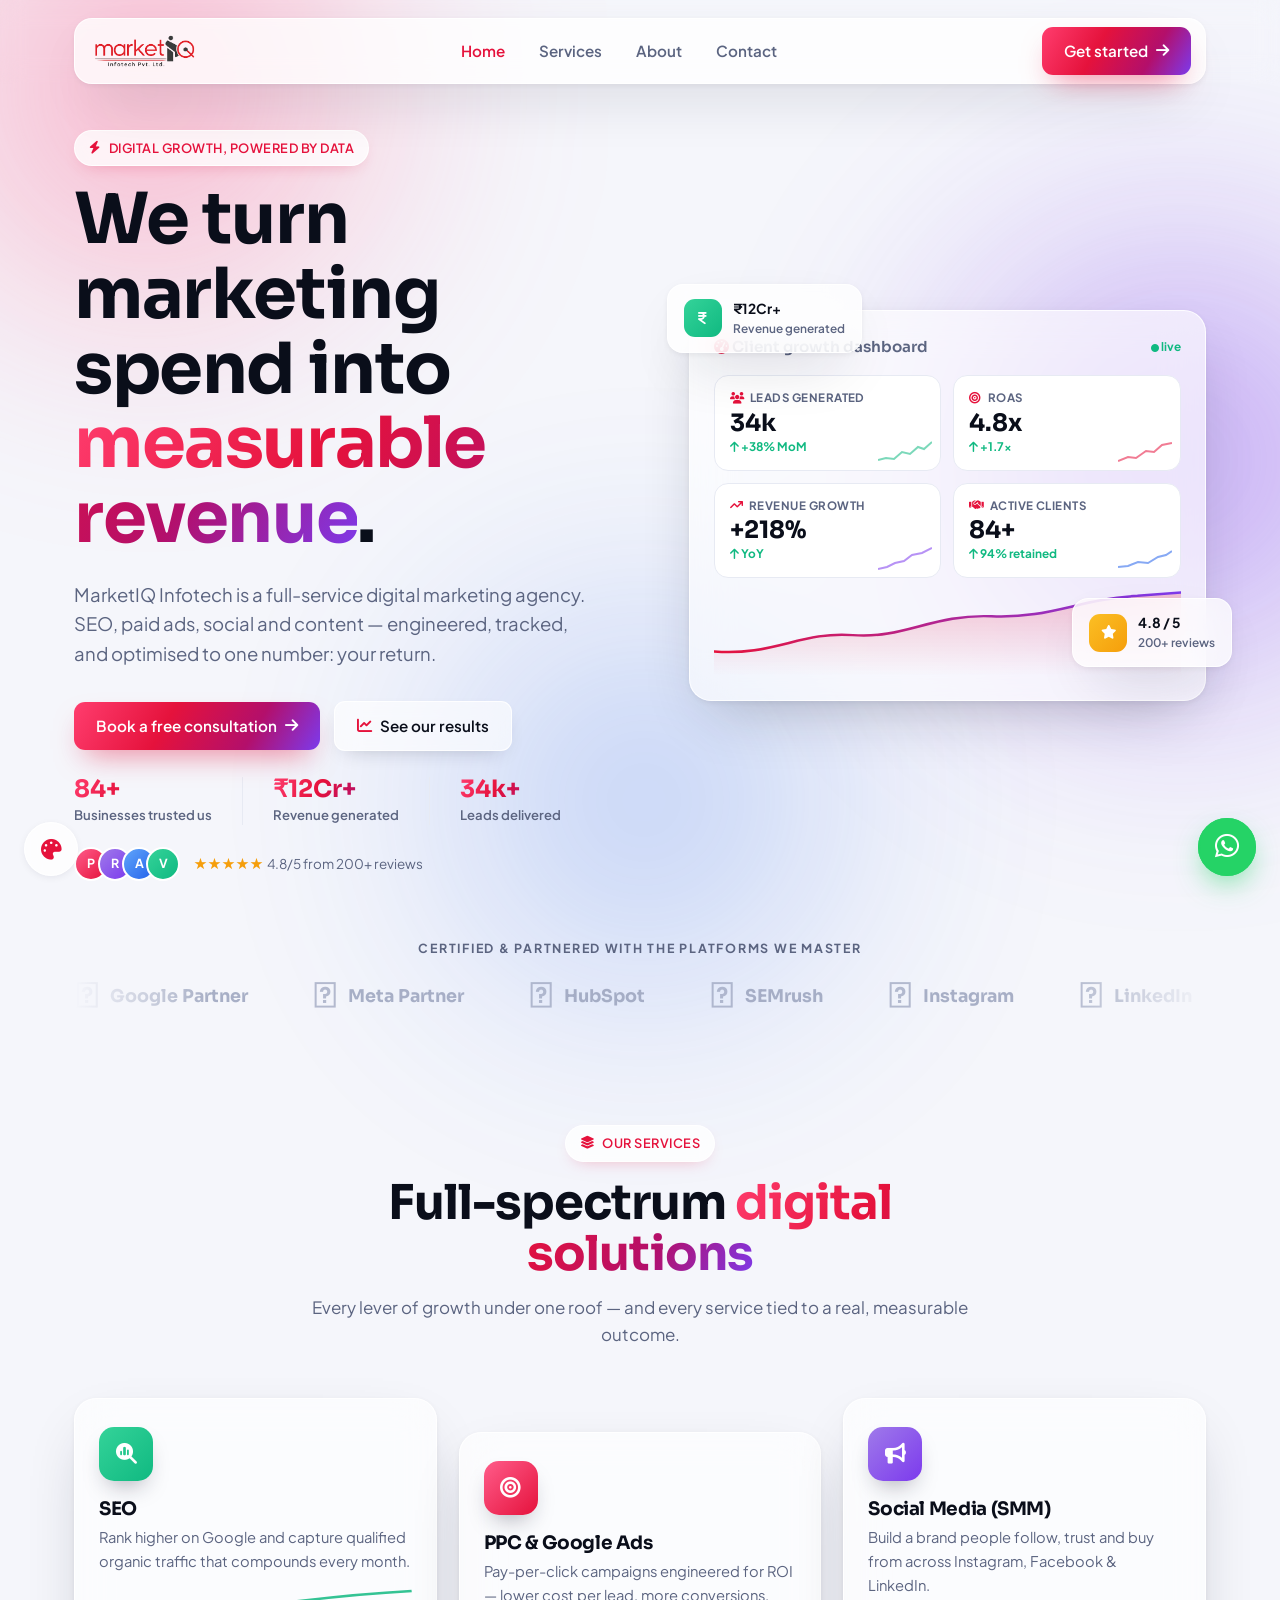
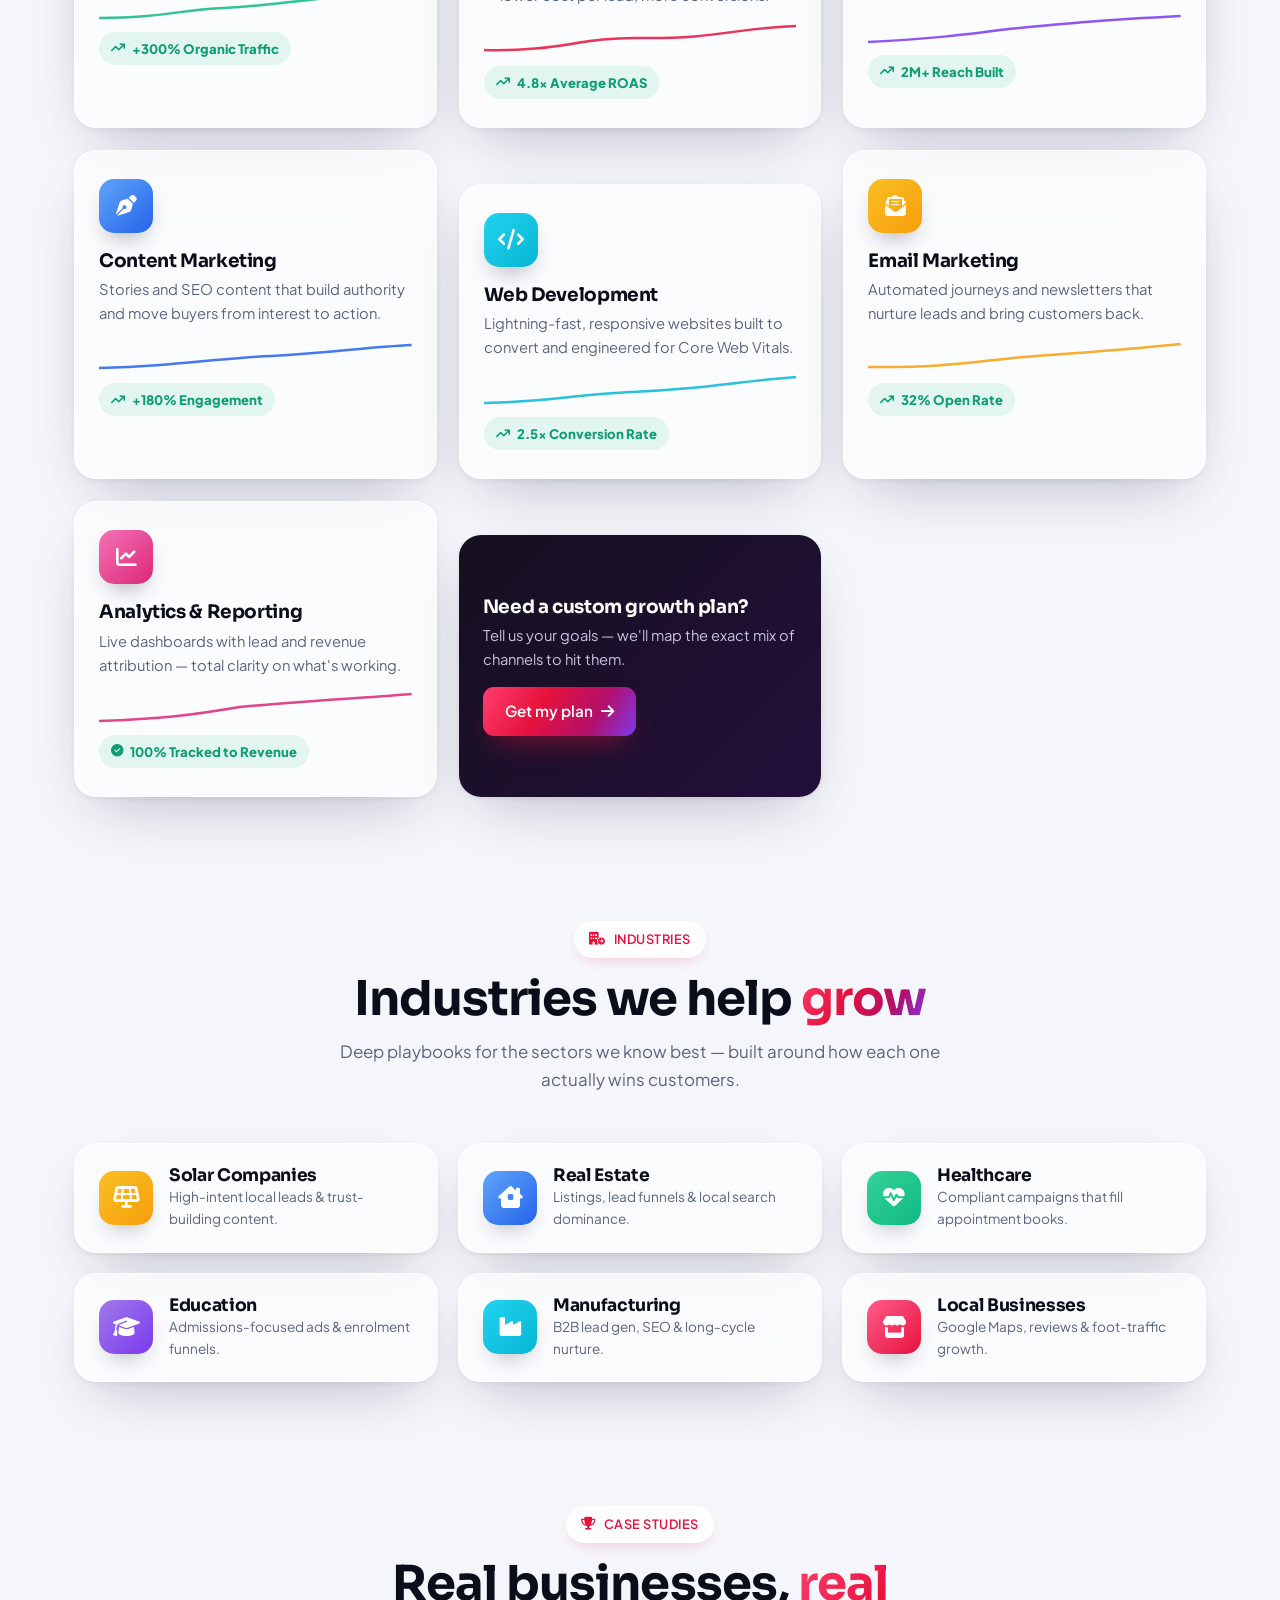
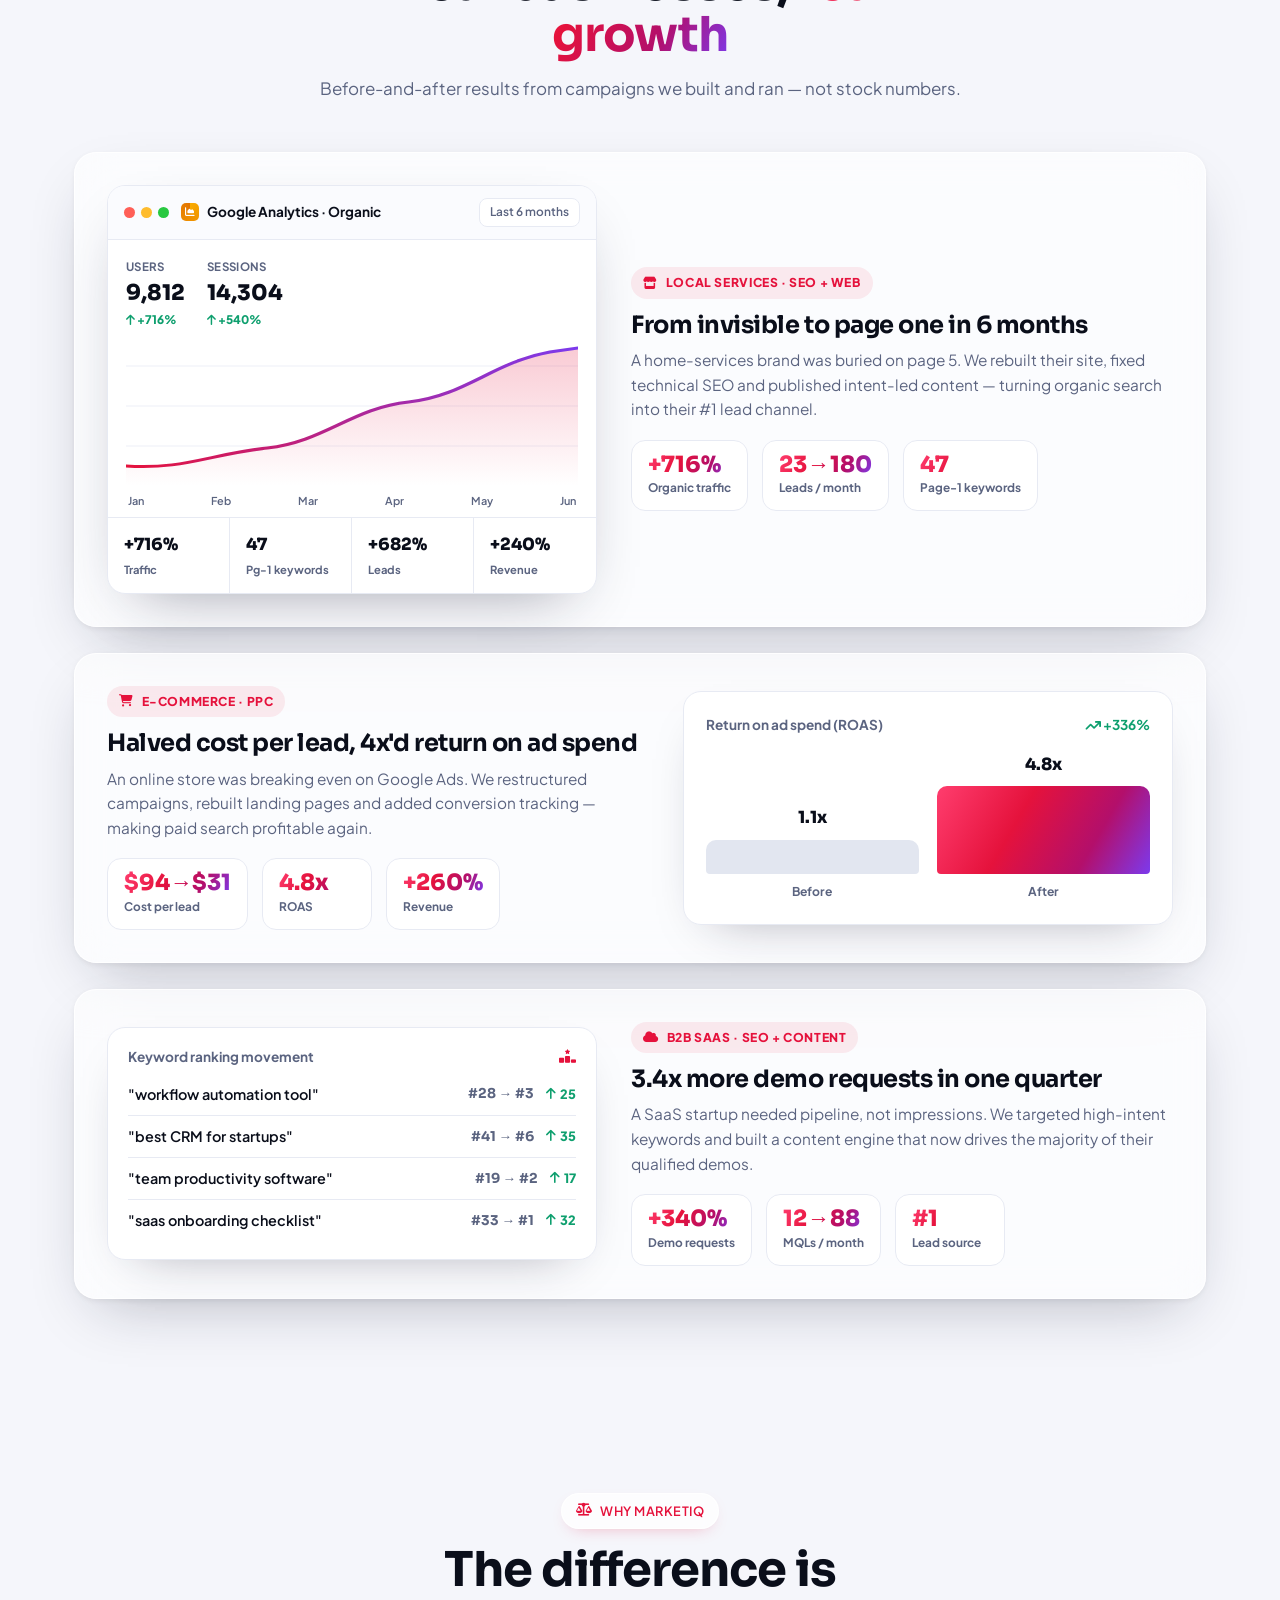
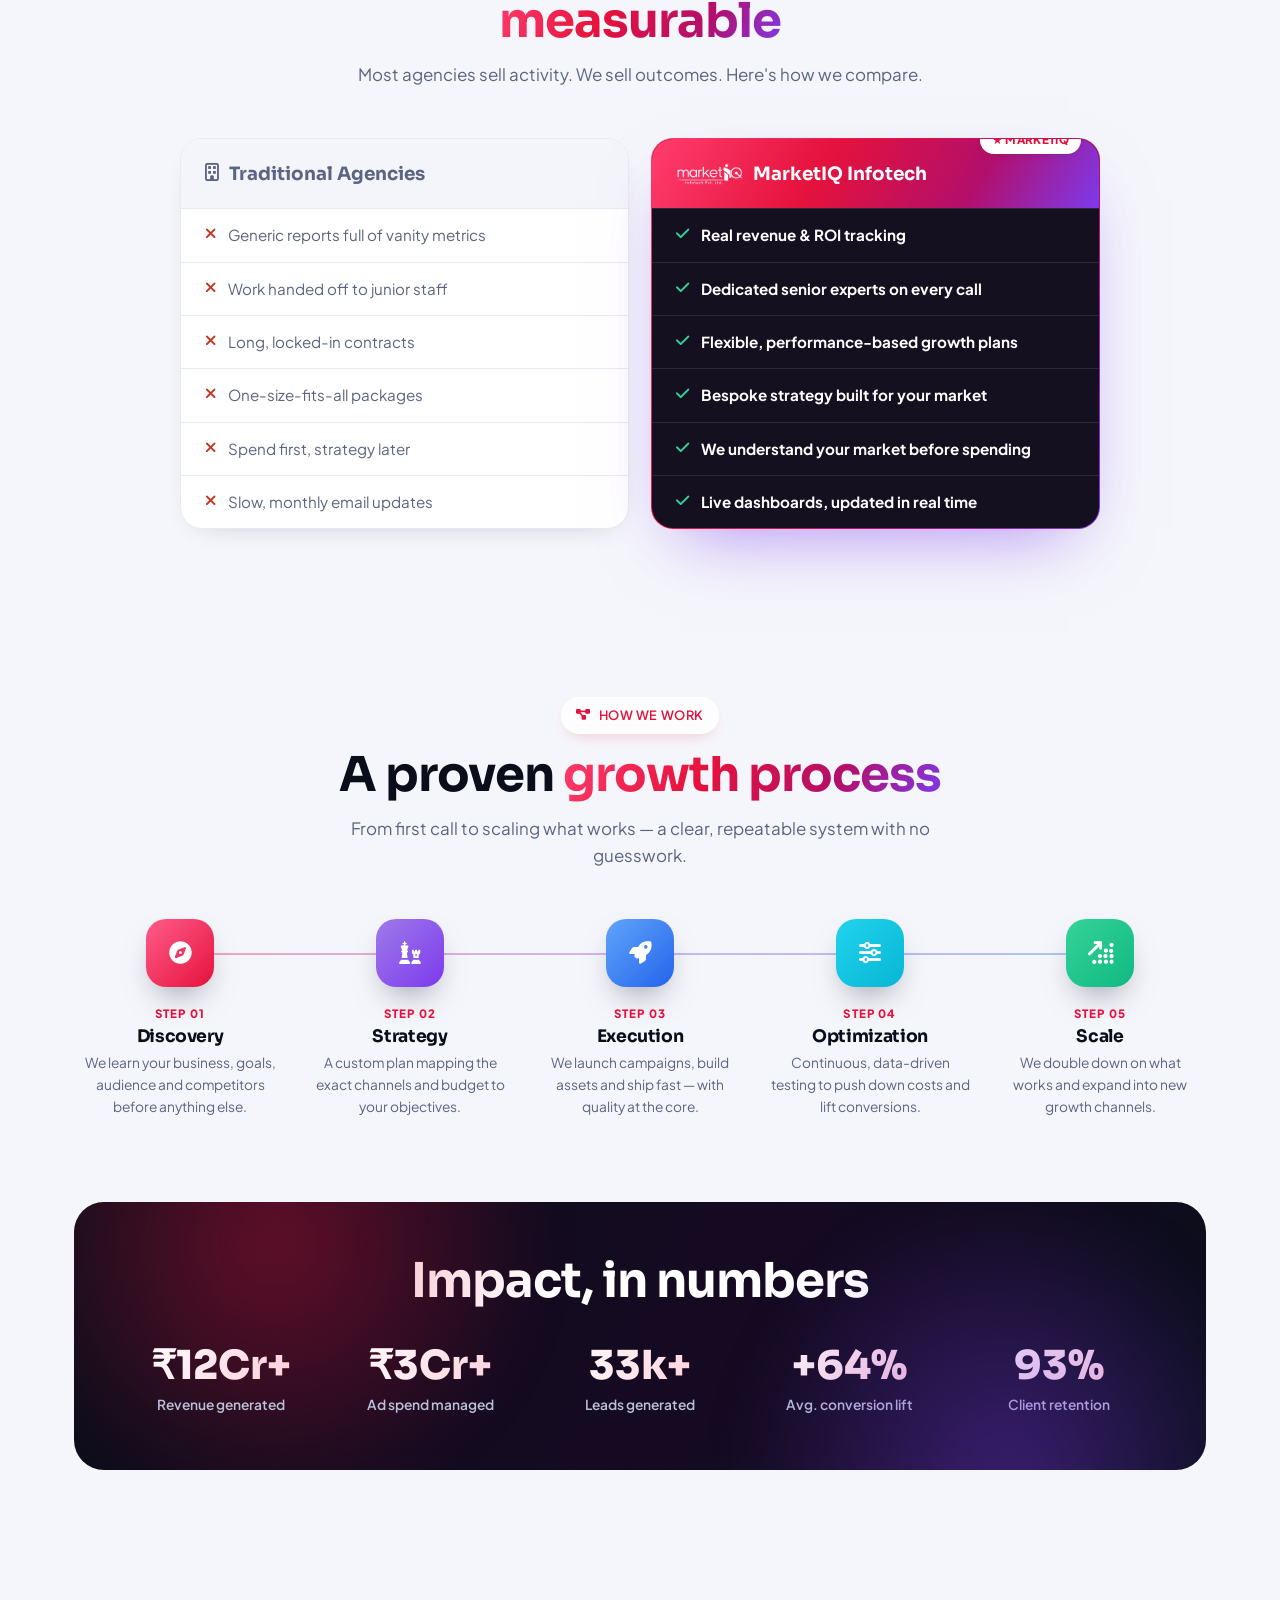
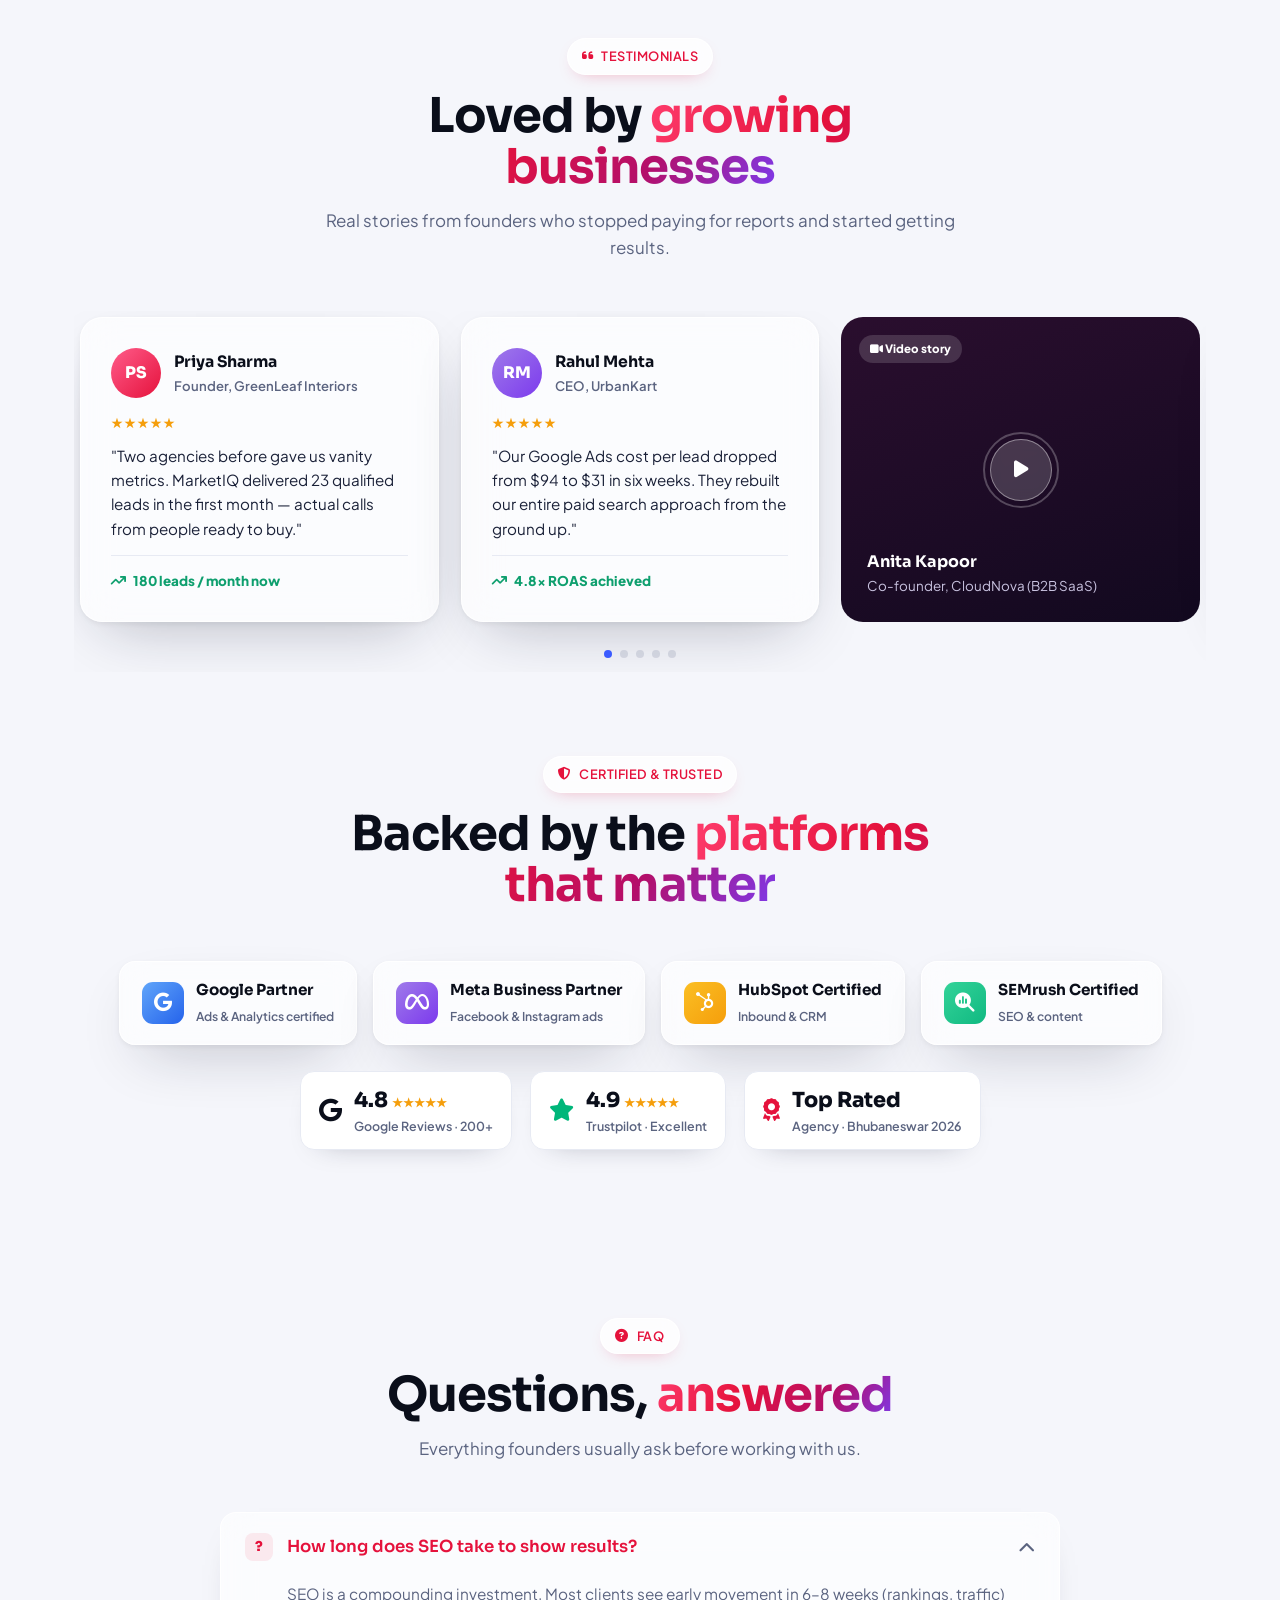
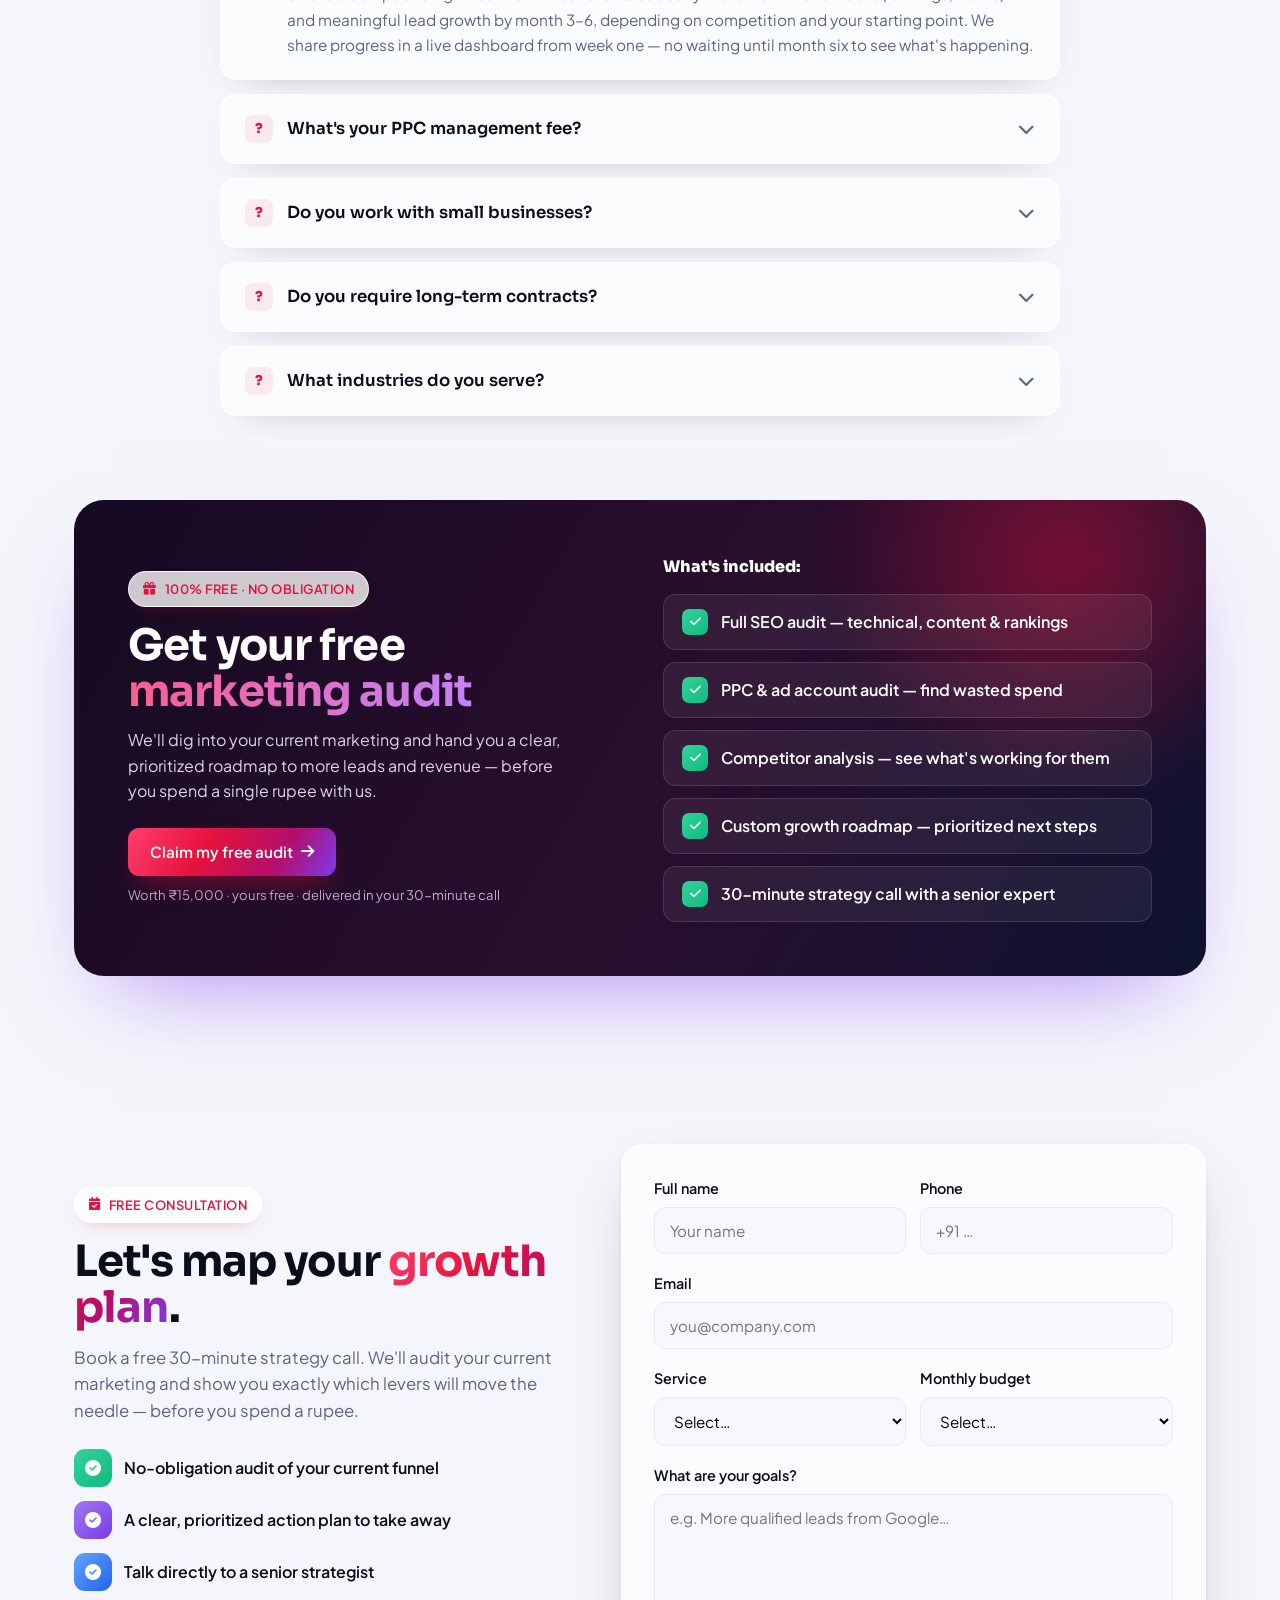
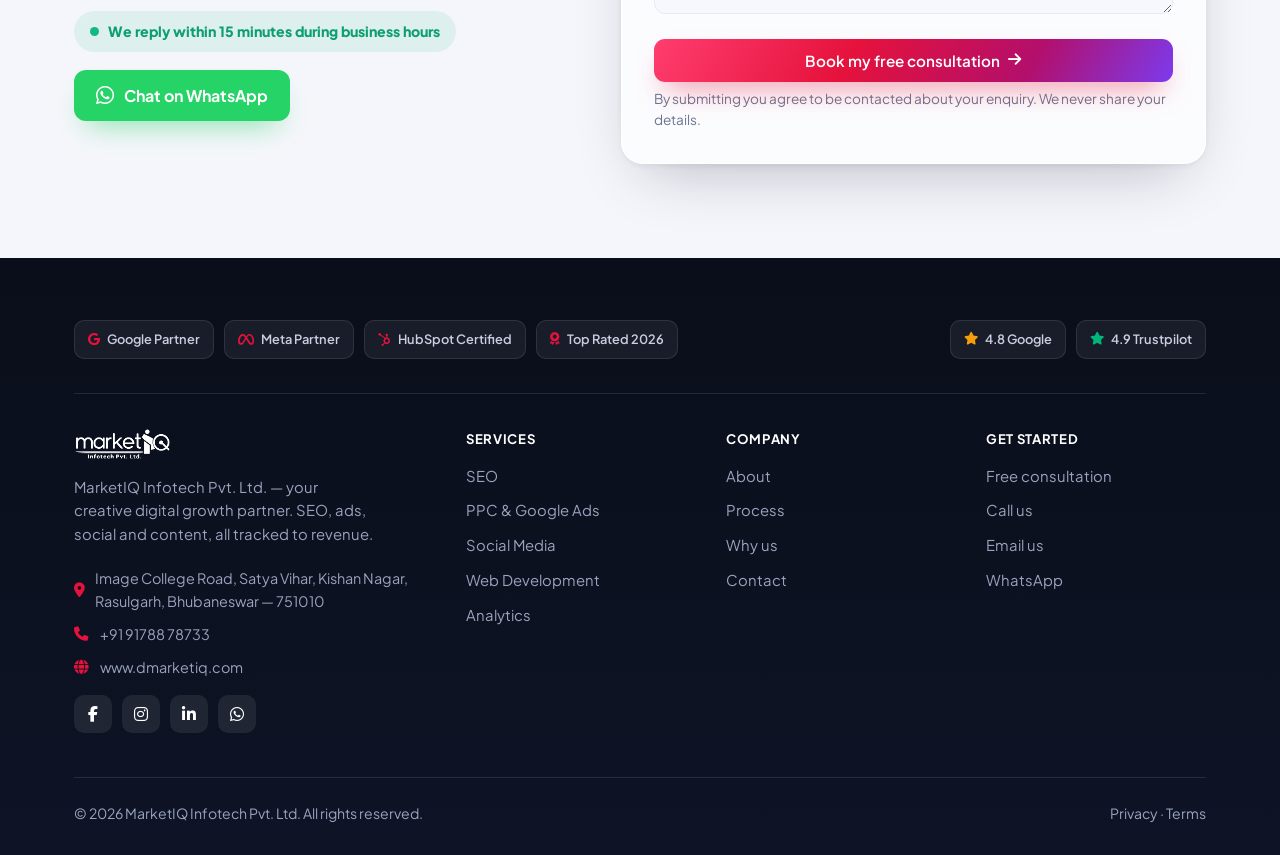
<file: index.html>
<!DOCTYPE html>
<html lang="en">
<head>
<meta charset="UTF-8">
<meta name="viewport" content="width=device-width, initial-scale=1.0">
<script>(function(){try{var t=localStorage.getItem('miq-theme');if(t&&t!=='crimson')document.documentElement.setAttribute('data-theme',t);}catch(e){}})();</script>
<title>MarketIQ Infotech — Data-Driven Digital Marketing Agency</title>
<meta name="description" content="MarketIQ Infotech Pvt. Ltd. — SEO, PPC, Social Media, Content, Web Development & Analytics. ₹12Cr+ revenue generated for 84+ businesses. Your growth, powered by data.">
<link rel="icon" href="images/logo.png">
<link rel="preconnect" href="https://fonts.googleapis.com">
<link rel="preconnect" href="https://fonts.gstatic.com" crossorigin>
<link rel="preconnect" href="https://cdn.jsdelivr.net" crossorigin>
<link href="https://fonts.googleapis.com/css2?family=Sora:wght@600;700;800&family=Plus+Jakarta+Sans:wght@400;500;600;700;800&family=Inter:wght@400;600&display=swap" rel="stylesheet">
<link rel="stylesheet" href="css/fa-min.css">
<!-- non-critical CSS: load without blocking first paint -->
<link rel="stylesheet" href="css/aos.css" media="print" onload="this.media='all'">
<link rel="stylesheet" href="https://cdn.jsdelivr.net/npm/swiper@11/swiper-bundle.min.css" media="print" onload="this.media='all'">
<noscript><link rel="stylesheet" href="css/aos.css"><link rel="stylesheet" href="https://cdn.jsdelivr.net/npm/swiper@11/swiper-bundle.min.css"></noscript>
<link rel="stylesheet" href="css/style.css">
<link rel="stylesheet" href="css/premium.css">
</head>
<body class="home">

<span class="glow g3"></span>

<!-- NAVBAR -->
<header>
  <div class="wrap">
    <nav>
      <a href="index.html" class="logo"><img src="images/logo.png" alt="MarketIQ Infotech"></a>
      <div class="nav-links">
        <a href="index.html">Home</a>
        <a href="services.html">Services</a>
        <a href="about.html">About</a>
        <a href="contact.html">Contact</a>
      </div>
      <div class="nav-cta">
        <a href="#book" class="btn btn-grad">Get started <i class="fa-solid fa-arrow-right"></i></a>
        <button class="menu-btn" aria-label="Menu">
          <svg width="26" height="26" viewBox="0 0 24 24" fill="none" stroke="currentColor" stroke-width="2"><line x1="3" y1="7" x2="21" y2="7"/><line x1="3" y1="12" x2="21" y2="12"/><line x1="3" y1="17" x2="21" y2="17"/></svg>
        </button>
      </div>
    </nav>
  </div>
</header>

<div class="mobile-menu">
  <a href="index.html">Home</a>
  <a href="services.html">Services</a>
  <a href="about.html">About</a>
  <a href="contact.html">Contact</a>
  <a href="#book" class="btn btn-grad" style="justify-content:center">Get started</a>
</div>

<!-- ============ HERO ============ -->
<section class="hero-px">
  <div class="wrap grid">
    <div data-aos="fade-right">
      <span class="eyebrow"><i class="fa-solid fa-bolt"></i> Digital Growth, Powered by Data</span>
      <h1>We turn marketing spend into <span class="gt">measurable revenue</span>.</h1>
      <p class="lead">MarketIQ Infotech is a full-service digital marketing agency. SEO, paid ads, social and content — engineered, tracked, and optimised to one number: your return.</p>
      <div class="cta">
        <a href="#book" class="btn btn-grad">Book a free consultation <i class="fa-solid fa-arrow-right"></i></a>
        <a href="#cases" class="btn btn-glass"><i class="fa-solid fa-chart-line" style="color:var(--brand)"></i> See our results</a>
      </div>
      <div class="social-proof">
        <div class="sp"><b data-count="84" data-suffix="+">0+</b><span>Businesses trusted us</span></div>
        <div class="div"></div>
        <div class="sp"><b>₹12Cr+</b><span>Revenue generated</span></div>
        <div class="div"></div>
        <div class="sp"><b data-count="34" data-suffix="k+">0k+</b><span>Leads delivered</span></div>
      </div>
      <div class="trust" style="margin-top:22px">
        <div class="avatars">
          <span style="background:linear-gradient(135deg,#FF5C8A,#E5123C)">P</span>
          <span style="background:linear-gradient(135deg,#9F7AEA,#7C3AED)">R</span>
          <span style="background:linear-gradient(135deg,#60A5FA,#2563EB)">A</span>
          <span style="background:linear-gradient(135deg,#34D399,#10B981)">V</span>
        </div>
        <div><span class="stars-px">★★★★★</span> <span style="font-size:.84rem">4.8/5 from 200+ reviews</span></div>
      </div>
    </div>

    <!-- REAL-STYLE DASHBOARD -->
    <div class="hero-dash" data-aos="fade-left" data-aos-delay="150">
      <div class="dash-card glass">
        <div class="dash-top">
          <span class="t"><i class="fa-solid fa-gauge-high" style="color:var(--brand)"></i> Client growth dashboard</span>
          <span style="font-size:.74rem;color:#10B981;font-weight:700"><i class="fa-solid fa-circle" style="font-size:.5rem"></i> live</span>
        </div>
        <div class="kpi-grid">
          <div class="kpi">
            <div class="k"><i class="fa-solid fa-users"></i> Leads Generated</div>
            <div class="v" data-count="34" data-suffix="k">0k</div>
            <div class="d up"><i class="fa-solid fa-arrow-up"></i> +38% MoM</div>
            <svg class="spark" viewBox="0 0 54 24" preserveAspectRatio="none"><path d="M0,20 L8,18 L16,19 L24,12 L32,14 L40,7 L46,9 L54,2" fill="none" stroke="#10B981" stroke-width="2"/></svg>
          </div>
          <div class="kpi">
            <div class="k"><i class="fa-solid fa-bullseye"></i> ROAS</div>
            <div class="v" data-count="4.8" data-decimals="1" data-suffix="x">0x</div>
            <div class="d up"><i class="fa-solid fa-arrow-up"></i> +1.7x</div>
            <svg class="spark" viewBox="0 0 54 24" preserveAspectRatio="none"><path d="M0,21 L10,17 L18,18 L28,11 L36,12 L44,5 L54,3" fill="none" stroke="#E5123C" stroke-width="2"/></svg>
          </div>
          <div class="kpi">
            <div class="k"><i class="fa-solid fa-arrow-trend-up"></i> Revenue Growth</div>
            <div class="v" data-count="218" data-prefix="+" data-suffix="%">+0%</div>
            <div class="d up"><i class="fa-solid fa-arrow-up"></i> YoY</div>
            <svg class="spark" viewBox="0 0 54 24" preserveAspectRatio="none"><path d="M0,22 L9,20 L17,16 L26,14 L34,8 L44,6 L54,1" fill="none" stroke="#7C3AED" stroke-width="2"/></svg>
          </div>
          <div class="kpi">
            <div class="k"><i class="fa-solid fa-handshake"></i> Active Clients</div>
            <div class="v" data-count="84" data-suffix="+">0+</div>
            <div class="d up"><i class="fa-solid fa-arrow-up"></i> 94% retained</div>
            <svg class="spark" viewBox="0 0 54 24" preserveAspectRatio="none"><path d="M0,20 L10,19 L20,15 L30,16 L40,10 L48,8 L54,4" fill="none" stroke="#2563EB" stroke-width="2"/></svg>
          </div>
        </div>
        <svg class="chart" viewBox="0 0 320 110" preserveAspectRatio="none" style="height:90px">
          <defs>
            <linearGradient id="gline" x1="0" y1="0" x2="1" y2="0"><stop offset="0" style="stop-color:var(--brand)"/><stop offset="1" style="stop-color:var(--glow-2)"/></linearGradient>
            <linearGradient id="gfill" x1="0" y1="0" x2="0" y2="1"><stop offset="0" style="stop-color:var(--brand);stop-opacity:.22"/><stop offset="1" style="stop-color:var(--brand);stop-opacity:0"/></linearGradient>
          </defs>
          <path class="area" d="M0,90 L0,80 C40,86 60,55 95,60 C130,65 150,34 190,37 C230,40 250,16 290,12 L320,8 L320,110 L0,110 Z"/>
          <path class="line" d="M0,80 C40,86 60,55 95,60 C130,65 150,34 190,37 C230,40 250,16 290,12 L320,8"/>
        </svg>
      </div>

      <div class="float-glass fg-1">
        <span class="ic ic-green"><i class="fa-solid fa-indian-rupee-sign"></i></span>
        <div>₹12Cr+<small>Revenue generated</small></div>
      </div>
      <div class="float-glass fg-2">
        <span class="ic ic-amber"><i class="fa-solid fa-star"></i></span>
        <div>4.8 / 5<small>200+ reviews</small></div>
      </div>
    </div>
  </div>
</section>

<!-- ============ TRUSTED BY ============ -->
<section class="trusted">
  <div class="wrap">
    <div class="lbl">Certified &amp; partnered with the platforms we master</div>
    <div class="marquee">
      <div class="marquee-track">
        <span class="brand"><i class="fa-brands fa-google"></i><span>Google Partner</span></span>
        <span class="brand"><i class="fa-brands fa-meta"></i><span>Meta Partner</span></span>
        <span class="brand"><i class="fa-brands fa-hubspot"></i><span>HubSpot</span></span>
        <span class="brand"><i class="fa-solid fa-magnifying-glass-chart"></i><span>SEMrush</span></span>
        <span class="brand"><i class="fa-brands fa-instagram"></i><span>Instagram</span></span>
        <span class="brand"><i class="fa-brands fa-linkedin"></i><span>LinkedIn</span></span>
        <span class="brand"><i class="fa-brands fa-youtube"></i><span>YouTube</span></span>
        <span class="brand"><i class="fa-brands fa-google"></i><span>Google Partner</span></span>
        <span class="brand"><i class="fa-brands fa-meta"></i><span>Meta Partner</span></span>
        <span class="brand"><i class="fa-brands fa-hubspot"></i><span>HubSpot</span></span>
        <span class="brand"><i class="fa-solid fa-magnifying-glass-chart"></i><span>SEMrush</span></span>
        <span class="brand"><i class="fa-brands fa-instagram"></i><span>Instagram</span></span>
        <span class="brand"><i class="fa-brands fa-linkedin"></i><span>LinkedIn</span></span>
        <span class="brand"><i class="fa-brands fa-youtube"></i><span>YouTube</span></span>
      </div>
    </div>
  </div>
</section>

<!-- ============ SERVICES ============ -->
<section id="services">
  <div class="wrap">
    <div class="head-px" data-aos="fade-up">
      <span class="eyebrow"><i class="fa-solid fa-layer-group"></i> Our Services</span>
      <h2>Full-spectrum <span class="gt">digital solutions</span></h2>
      <p>Every lever of growth under one roof — and every service tied to a real, measurable outcome.</p>
    </div>
    <div class="svc-grid">

      <div class="scard glass" data-aos="fade-up">
        <div class="ic ic-green"><i class="fa-solid fa-magnifying-glass-chart"></i></div>
        <h3>SEO</h3>
        <p>Rank higher on Google and capture qualified organic traffic that compounds every month.</p>
        <svg class="spark2" viewBox="0 0 200 34" preserveAspectRatio="none"><path d="M0,30 C40,30 50,22 80,20 C120,17 140,8 200,3" fill="none" stroke="#10B981" stroke-width="2.5"/></svg>
        <span class="result"><i class="fa-solid fa-arrow-trend-up"></i> +300% Organic Traffic</span>
      </div>

      <div class="scard glass" data-aos="fade-up" data-aos-delay="80">
        <div class="ic ic-rose"><i class="fa-solid fa-bullseye"></i></div>
        <h3>PPC &amp; Google Ads</h3>
        <p>Pay-per-click campaigns engineered for ROI — lower cost per lead, more conversions.</p>
        <svg class="spark2" viewBox="0 0 200 34" preserveAspectRatio="none"><path d="M0,28 C50,30 60,15 100,16 C150,17 160,6 200,4" fill="none" stroke="#E5123C" stroke-width="2.5"/></svg>
        <span class="result"><i class="fa-solid fa-arrow-trend-up"></i> 4.8x Average ROAS</span>
      </div>

      <div class="scard glass" data-aos="fade-up" data-aos-delay="160">
        <div class="ic ic-violet"><i class="fa-solid fa-bullhorn"></i></div>
        <h3>Social Media (SMM)</h3>
        <p>Build a brand people follow, trust and buy from across Instagram, Facebook &amp; LinkedIn.</p>
        <svg class="spark2" viewBox="0 0 200 34" preserveAspectRatio="none"><path d="M0,31 C40,28 60,24 90,18 C130,12 150,9 200,5" fill="none" stroke="#7C3AED" stroke-width="2.5"/></svg>
        <span class="result"><i class="fa-solid fa-arrow-trend-up"></i> 2M+ Reach Built</span>
      </div>

      <div class="scard glass" data-aos="fade-up">
        <div class="ic ic-blue"><i class="fa-solid fa-pen-nib"></i></div>
        <h3>Content Marketing</h3>
        <p>Stories and SEO content that build authority and move buyers from interest to action.</p>
        <svg class="spark2" viewBox="0 0 200 34" preserveAspectRatio="none"><path d="M0,29 C50,27 70,20 110,17 C150,14 170,8 200,6" fill="none" stroke="#2563EB" stroke-width="2.5"/></svg>
        <span class="result"><i class="fa-solid fa-arrow-trend-up"></i> +180% Engagement</span>
      </div>

      <div class="scard glass" data-aos="fade-up" data-aos-delay="80">
        <div class="ic ic-cyan"><i class="fa-solid fa-code"></i></div>
        <h3>Web Development</h3>
        <p>Lightning-fast, responsive websites built to convert and engineered for Core Web Vitals.</p>
        <svg class="spark2" viewBox="0 0 200 34" preserveAspectRatio="none"><path d="M0,30 C40,29 60,21 95,19 C140,16 160,9 200,4" fill="none" stroke="#06B6D4" stroke-width="2.5"/></svg>
        <span class="result"><i class="fa-solid fa-arrow-trend-up"></i> 2.5x Conversion Rate</span>
      </div>

      <div class="scard glass" data-aos="fade-up" data-aos-delay="160">
        <div class="ic ic-amber"><i class="fa-solid fa-envelope-open-text"></i></div>
        <h3>Email Marketing</h3>
        <p>Automated journeys and newsletters that nurture leads and bring customers back.</p>
        <svg class="spark2" viewBox="0 0 200 34" preserveAspectRatio="none"><path d="M0,28 C50,29 70,22 100,18 C150,12 170,10 200,5" fill="none" stroke="#F59E0B" stroke-width="2.5"/></svg>
        <span class="result"><i class="fa-solid fa-arrow-trend-up"></i> 32% Open Rate</span>
      </div>

      <div class="scard glass" data-aos="fade-up">
        <div class="ic ic-pink"><i class="fa-solid fa-chart-line"></i></div>
        <h3>Analytics &amp; Reporting</h3>
        <p>Live dashboards with lead and revenue attribution — total clarity on what's working.</p>
        <svg class="spark2" viewBox="0 0 200 34" preserveAspectRatio="none"><path d="M0,30 C40,28 60,24 90,16 C130,10 160,8 200,3" fill="none" stroke="#DB2777" stroke-width="2.5"/></svg>
        <span class="result"><i class="fa-solid fa-circle-check"></i> 100% Tracked to Revenue</span>
      </div>

      <div class="scard glass" data-aos="fade-up" data-aos-delay="80" style="display:flex;flex-direction:column;justify-content:center;background:linear-gradient(135deg,#15101F,#23103A);color:#fff;border:none">
        <h3 style="color:#fff">Need a custom growth plan?</h3>
        <p style="color:#C9C3E0">Tell us your goals — we'll map the exact mix of channels to hit them.</p>
        <a href="#book" class="btn btn-grad" style="margin-top:16px;align-self:flex-start">Get my plan <i class="fa-solid fa-arrow-right"></i></a>
      </div>

    </div>
  </div>
</section>

<!-- ============ INDUSTRIES ============ -->
<section id="industries" style="padding-top:40px">
  <div class="wrap">
    <div class="head-px" data-aos="fade-up">
      <span class="eyebrow"><i class="fa-solid fa-building-circle-arrow-right"></i> Industries</span>
      <h2>Industries we help <span class="gt">grow</span></h2>
      <p>Deep playbooks for the sectors we know best — built around how each one actually wins customers.</p>
    </div>
    <div class="ind-grid">
      <div class="ind glass" data-aos="fade-up">
        <span class="ii ic-amber"><i class="fa-solid fa-solar-panel"></i></span>
        <div><h3>Solar Companies</h3><p>High-intent local leads &amp; trust-building content.</p></div>
      </div>
      <div class="ind glass" data-aos="fade-up" data-aos-delay="60">
        <span class="ii ic-blue"><i class="fa-solid fa-house-chimney-window"></i></span>
        <div><h3>Real Estate</h3><p>Listings, lead funnels &amp; local search dominance.</p></div>
      </div>
      <div class="ind glass" data-aos="fade-up" data-aos-delay="120">
        <span class="ii ic-green"><i class="fa-solid fa-heart-pulse"></i></span>
        <div><h3>Healthcare</h3><p>Compliant campaigns that fill appointment books.</p></div>
      </div>
      <div class="ind glass" data-aos="fade-up">
        <span class="ii ic-violet"><i class="fa-solid fa-graduation-cap"></i></span>
        <div><h3>Education</h3><p>Admissions-focused ads &amp; enrolment funnels.</p></div>
      </div>
      <div class="ind glass" data-aos="fade-up" data-aos-delay="60">
        <span class="ii ic-cyan"><i class="fa-solid fa-industry"></i></span>
        <div><h3>Manufacturing</h3><p>B2B lead gen, SEO &amp; long-cycle nurture.</p></div>
      </div>
      <div class="ind glass" data-aos="fade-up" data-aos-delay="120">
        <span class="ii ic-rose"><i class="fa-solid fa-store"></i></span>
        <div><h3>Local Businesses</h3><p>Google Maps, reviews &amp; foot-traffic growth.</p></div>
      </div>
    </div>
  </div>
</section>

<!-- ============ CASE STUDIES ============ -->
<section id="cases" style="padding-top:40px">
  <div class="wrap">
    <div class="head-px" data-aos="fade-up">
      <span class="eyebrow"><i class="fa-solid fa-trophy"></i> Case Studies</span>
      <h2>Real businesses, <span class="gt">real growth</span></h2>
      <p>Before-and-after results from campaigns we built and ran — not stock numbers.</p>
    </div>

    <!-- CASE 1 -->
    <div class="case glass" data-aos="fade-up">
      <div>
        <span class="tag"><i class="fa-solid fa-store"></i> Local Services · SEO + Web</span>
        <h3>From invisible to page one in 6 months</h3>
        <p class="desc">A home-services brand was buried on page 5. We rebuilt their site, fixed technical SEO and published intent-led content — turning organic search into their #1 lead channel.</p>
        <div class="case-metrics">
          <div class="cm"><div class="v">+716%</div><div class="k">Organic traffic</div></div>
          <div class="cm"><div class="v">23→180</div><div class="k">Leads / month</div></div>
          <div class="cm"><div class="v">47</div><div class="k">Page-1 keywords</div></div>
        </div>
      </div>
      <div class="ga-mock">
        <div class="ga-bar">
          <div class="ga-dots"><span></span><span></span><span></span></div>
          <div class="ga-title"><span class="gl"><i class="fa-solid fa-chart-area"></i></span> Google Analytics · Organic</div>
          <span class="ga-date">Last 6 months</span>
        </div>
        <div class="ga-body">
          <div class="ga-kpis">
            <div class="gk"><div class="gl2">Users</div><div class="gv">9,812</div><div class="gu"><i class="fa-solid fa-arrow-up"></i> +716%</div></div>
            <div class="gk"><div class="gl2">Sessions</div><div class="gv">14,304</div><div class="gu"><i class="fa-solid fa-arrow-up"></i> +540%</div></div>
          </div>
          <div class="ga-graph">
            <svg viewBox="0 0 320 150" preserveAspectRatio="none">
              <g class="ga-grid"><line x1="0" y1="30" x2="320" y2="30"/><line x1="0" y1="70" x2="320" y2="70"/><line x1="0" y1="110" x2="320" y2="110"/></g>
              <path class="area" d="M0,138 L0,130 C40,134 60,118 100,112 C140,106 160,72 200,66 C240,60 260,26 300,16 L320,12 L320,150 L0,150 Z"/>
              <path class="line" d="M0,130 C40,134 60,118 100,112 C140,106 160,72 200,66 C240,60 260,26 300,16 L320,12"/>
            </svg>
          </div>
          <div class="ga-months"><span>Jan</span><span>Feb</span><span>Mar</span><span>Apr</span><span>May</span><span>Jun</span></div>
        </div>
        <div class="ga-foot">
          <div class="gt2"><div class="v">+716%</div><div class="k">Traffic</div></div>
          <div class="gt2"><div class="v">47</div><div class="k">Pg-1 keywords</div></div>
          <div class="gt2"><div class="v">+682%</div><div class="k">Leads</div></div>
          <div class="gt2"><div class="v">+240%</div><div class="k">Revenue</div></div>
        </div>
      </div>
    </div>

    <!-- CASE 2 -->
    <div class="case glass" data-aos="fade-up">
      <div>
        <span class="tag"><i class="fa-solid fa-cart-shopping"></i> E-commerce · PPC</span>
        <h3>Halved cost per lead, 4x'd return on ad spend</h3>
        <p class="desc">An online store was breaking even on Google Ads. We restructured campaigns, rebuilt landing pages and added conversion tracking — making paid search profitable again.</p>
        <div class="case-metrics">
          <div class="cm"><div class="v">$94→$31</div><div class="k">Cost per lead</div></div>
          <div class="cm"><div class="v">4.8x</div><div class="k">ROAS</div></div>
          <div class="cm"><div class="v">+260%</div><div class="k">Revenue</div></div>
        </div>
      </div>
      <div class="ba-chart">
        <div class="ba-top"><span>Return on ad spend (ROAS)</span><span style="color:#0E9F6E"><i class="fa-solid fa-arrow-trend-up"></i> +336%</span></div>
        <div class="ba-bars">
          <div class="ba-col before"><div class="num">1.1x</div><div class="bar" style="height:23%"></div><div class="lbl">Before</div></div>
          <div class="ba-col after"><div class="num">4.8x</div><div class="bar" style="height:100%"></div><div class="lbl">After</div></div>
        </div>
      </div>
    </div>

    <!-- CASE 3 -->
    <div class="case glass" data-aos="fade-up">
      <div>
        <span class="tag"><i class="fa-solid fa-cloud"></i> B2B SaaS · SEO + Content</span>
        <h3>3.4x more demo requests in one quarter</h3>
        <p class="desc">A SaaS startup needed pipeline, not impressions. We targeted high-intent keywords and built a content engine that now drives the majority of their qualified demos.</p>
        <div class="case-metrics">
          <div class="cm"><div class="v">+340%</div><div class="k">Demo requests</div></div>
          <div class="cm"><div class="v">12→88</div><div class="k">MQLs / month</div></div>
          <div class="cm"><div class="v">#1</div><div class="k">Lead source</div></div>
        </div>
      </div>
      <div class="rank-widget">
        <div class="ba-top" style="margin-bottom:6px"><span>Keyword ranking movement</span><i class="fa-solid fa-ranking-star" style="color:var(--brand)"></i></div>
        <div class="rank-row"><span class="kw">"workflow automation tool"</span><span class="pos">#28 → #3</span><span class="jump"><i class="fa-solid fa-arrow-up"></i> 25</span></div>
        <div class="rank-row"><span class="kw">"best CRM for startups"</span><span class="pos">#41 → #6</span><span class="jump"><i class="fa-solid fa-arrow-up"></i> 35</span></div>
        <div class="rank-row"><span class="kw">"team productivity software"</span><span class="pos">#19 → #2</span><span class="jump"><i class="fa-solid fa-arrow-up"></i> 17</span></div>
        <div class="rank-row"><span class="kw">"saas onboarding checklist"</span><span class="pos">#33 → #1</span><span class="jump"><i class="fa-solid fa-arrow-up"></i> 32</span></div>
      </div>
    </div>
  </div>
</section>

<!-- ============ WHY CHOOSE — COMPARISON ============ -->
<section id="why">
  <div class="wrap">
    <div class="head-px" data-aos="fade-up">
      <span class="eyebrow"><i class="fa-solid fa-scale-balanced"></i> Why MarketIQ</span>
      <h2>The difference is <span class="gt">measurable</span></h2>
      <p>Most agencies sell activity. We sell outcomes. Here's how we compare.</p>
    </div>
    <div class="compare">
      <div class="cmp others" data-aos="fade-right">
        <div class="cmp-head"><i class="fa-regular fa-building"></i> Traditional Agencies</div>
        <div class="cmp-row"><i class="fa-solid fa-xmark"></i> Generic reports full of vanity metrics</div>
        <div class="cmp-row"><i class="fa-solid fa-xmark"></i> Work handed off to junior staff</div>
        <div class="cmp-row"><i class="fa-solid fa-xmark"></i> Long, locked-in contracts</div>
        <div class="cmp-row"><i class="fa-solid fa-xmark"></i> One-size-fits-all packages</div>
        <div class="cmp-row"><i class="fa-solid fa-xmark"></i> Spend first, strategy later</div>
        <div class="cmp-row"><i class="fa-solid fa-xmark"></i> Slow, monthly email updates</div>
      </div>
      <div class="cmp us" data-aos="fade-left">
        <span class="cmp-tag">★ MARKETIQ</span>
        <div class="cmp-head"><img src="images/logo.png" alt="" style="height:22px;filter:brightness(0) invert(1)"> MarketIQ Infotech</div>
        <div class="cmp-row"><i class="fa-solid fa-check"></i> <b>Real revenue &amp; ROI tracking</b></div>
        <div class="cmp-row"><i class="fa-solid fa-check"></i> <b>Dedicated senior experts on every call</b></div>
        <div class="cmp-row"><i class="fa-solid fa-check"></i> <b>Flexible, performance-based growth plans</b></div>
        <div class="cmp-row"><i class="fa-solid fa-check"></i> <b>Bespoke strategy built for your market</b></div>
        <div class="cmp-row"><i class="fa-solid fa-check"></i> <b>We understand your market before spending</b></div>
        <div class="cmp-row"><i class="fa-solid fa-check"></i> <b>Live dashboards, updated in real time</b></div>
      </div>
    </div>
  </div>
</section>

<!-- ============ PROCESS ============ -->
<section id="process">
  <div class="wrap">
    <div class="head-px" data-aos="fade-up">
      <span class="eyebrow"><i class="fa-solid fa-diagram-project"></i> How We Work</span>
      <h2>A proven <span class="gt">growth process</span></h2>
      <p>From first call to scaling what works — a clear, repeatable system with no guesswork.</p>
    </div>
    <div class="timeline">
      <div class="tl-step" data-aos="fade-up"><div class="tl-node ic-rose"><i class="fa-solid fa-compass"></i></div><div class="no">STEP 01</div><h3>Discovery</h3><p>We learn your business, goals, audience and competitors before anything else.</p></div>
      <div class="tl-step" data-aos="fade-up" data-aos-delay="80"><div class="tl-node ic-violet"><i class="fa-solid fa-chess"></i></div><div class="no">STEP 02</div><h3>Strategy</h3><p>A custom plan mapping the exact channels and budget to your objectives.</p></div>
      <div class="tl-step" data-aos="fade-up" data-aos-delay="160"><div class="tl-node ic-blue"><i class="fa-solid fa-rocket"></i></div><div class="no">STEP 03</div><h3>Execution</h3><p>We launch campaigns, build assets and ship fast — with quality at the core.</p></div>
      <div class="tl-step" data-aos="fade-up" data-aos-delay="240"><div class="tl-node ic-cyan"><i class="fa-solid fa-sliders"></i></div><div class="no">STEP 04</div><h3>Optimization</h3><p>Continuous, data-driven testing to push down costs and lift conversions.</p></div>
      <div class="tl-step" data-aos="fade-up" data-aos-delay="320"><div class="tl-node ic-green"><i class="fa-solid fa-arrow-up-right-dots"></i></div><div class="no">STEP 05</div><h3>Scale</h3><p>We double down on what works and expand into new growth channels.</p></div>
    </div>
  </div>
</section>

<!-- ============ STATISTICS BAND ============ -->
<section style="padding-top:0">
  <div class="wrap">
    <div class="stat-band" data-aos="zoom-in">
      <div class="head-px" style="margin-bottom:40px;color:#fff">
        <h2 style="color:#fff">Impact, in numbers</h2>
      </div>
      <div class="row">
        <div><div class="num">₹12Cr+</div><div class="lbl">Revenue generated</div></div>
        <div><div class="num">₹3Cr+</div><div class="lbl">Ad spend managed</div></div>
        <div><div class="num" data-count="34" data-suffix="k+">0k+</div><div class="lbl">Leads generated</div></div>
        <div><div class="num" data-count="65" data-prefix="+" data-suffix="%">+0%</div><div class="lbl">Avg. conversion lift</div></div>
        <div><div class="num" data-count="94" data-suffix="%">0%</div><div class="lbl">Client retention</div></div>
      </div>
    </div>
  </div>
</section>

<!-- ============ TESTIMONIALS ============ -->
<section>
  <div class="wrap">
    <div class="head-px" data-aos="fade-up">
      <span class="eyebrow"><i class="fa-solid fa-quote-left"></i> Testimonials</span>
      <h2>Loved by <span class="gt">growing businesses</span></h2>
      <p>Real stories from founders who stopped paying for reports and started getting results.</p>
    </div>
    <div class="swiper testimonial-swiper" data-aos="fade-up">
      <div class="swiper-wrapper">
        <div class="swiper-slide"><div class="qcard">
          <div class="t-head"><span class="t-ava" style="background:linear-gradient(135deg,#FF5C8A,#E5123C)">PS</span><div><div class="nm">Priya Sharma</div><div class="co">Founder, GreenLeaf Interiors</div></div></div>
          <div class="t-stars">★★★★★</div>
          <p>"Two agencies before gave us vanity metrics. MarketIQ delivered 23 qualified leads in the first month — actual calls from people ready to buy."</p>
          <div class="t-impact"><i class="fa-solid fa-arrow-trend-up"></i> 180 leads / month now</div>
        </div></div>
        <div class="swiper-slide"><div class="qcard">
          <div class="t-head"><span class="t-ava" style="background:linear-gradient(135deg,#9F7AEA,#7C3AED)">RM</span><div><div class="nm">Rahul Mehta</div><div class="co">CEO, UrbanKart</div></div></div>
          <div class="t-stars">★★★★★</div>
          <p>"Our Google Ads cost per lead dropped from $94 to $31 in six weeks. They rebuilt our entire paid search approach from the ground up."</p>
          <div class="t-impact"><i class="fa-solid fa-arrow-trend-up"></i> 4.8x ROAS achieved</div>
        </div></div>
        <div class="swiper-slide"><div class="video-card">
          <span class="vtag"><i class="fa-solid fa-video"></i> Video story</span>
          <div class="play"><i class="fa-solid fa-play"></i></div>
          <div class="vmeta"><div class="nm">Anita Kapoor</div><div class="co">Co-founder, CloudNova (B2B SaaS)</div></div>
        </div></div>
        <div class="swiper-slide"><div class="qcard">
          <div class="t-head"><span class="t-ava" style="background:linear-gradient(135deg,#34D399,#10B981)">VT</span><div><div class="nm">Vivek Tandon</div><div class="co">Director, FitFuel</div></div></div>
          <div class="t-stars">★★★★★</div>
          <p>"Within a quarter our return on ad spend went from break-even to 2.8x. For the first time, marketing pays for itself and then some."</p>
          <div class="t-impact"><i class="fa-solid fa-arrow-trend-up"></i> 2.8x ROAS in 90 days</div>
        </div></div>
        <div class="swiper-slide"><div class="qcard">
          <div class="t-head"><span class="t-ava" style="background:linear-gradient(135deg,#60A5FA,#2563EB)">SN</span><div><div class="nm">Sana Naik</div><div class="co">Owner, Bloom Cafe</div></div></div>
          <div class="t-stars">★★★★★</div>
          <p>"I'd been burned before. The honesty on that first call won me over. Eight months in, SEO is now our biggest source of new customers."</p>
          <div class="t-impact"><i class="fa-solid fa-arrow-trend-up"></i> #1 customer channel</div>
        </div></div>
      </div>
      <div class="swiper-pagination"></div>
    </div>
  </div>
</section>

<!-- ============ TRUST / PARTNER BADGES ============ -->
<section id="trust" style="padding-top:0">
  <div class="wrap">
    <div class="head-px" data-aos="fade-up">
      <span class="eyebrow"><i class="fa-solid fa-shield-halved"></i> Certified &amp; Trusted</span>
      <h2>Backed by the <span class="gt">platforms that matter</span></h2>
    </div>
    <div class="badges">
      <div class="badge-chip" data-aos="zoom-in"><span class="bi ic-blue"><i class="fa-brands fa-google"></i></span><div class="bt"><b>Google Partner</b><span>Ads &amp; Analytics certified</span></div></div>
      <div class="badge-chip" data-aos="zoom-in" data-aos-delay="60"><span class="bi ic-violet"><i class="fa-brands fa-meta"></i></span><div class="bt"><b>Meta Business Partner</b><span>Facebook &amp; Instagram ads</span></div></div>
      <div class="badge-chip" data-aos="zoom-in" data-aos-delay="120"><span class="bi ic-amber"><i class="fa-brands fa-hubspot"></i></span><div class="bt"><b>HubSpot Certified</b><span>Inbound &amp; CRM</span></div></div>
      <div class="badge-chip" data-aos="zoom-in" data-aos-delay="180"><span class="bi ic-green"><i class="fa-solid fa-magnifying-glass-chart"></i></span><div class="bt"><b>SEMrush Certified</b><span>SEO &amp; content</span></div></div>
    </div>
    <div class="reviews-row" data-aos="fade-up">
      <div class="review-pill"><i class="fa-brands fa-google" style="font-size:1.5rem"></i><div><div class="rscore">4.8 <span class="rstars">★★★★★</span></div><div class="rlbl">Google Reviews · 200+</div></div></div>
      <div class="review-pill"><i class="fa-solid fa-star" style="font-size:1.4rem;color:#00B67A"></i><div><div class="rscore">4.9 <span class="rstars">★★★★★</span></div><div class="rlbl">Trustpilot · Excellent</div></div></div>
      <div class="review-pill"><i class="fa-solid fa-award" style="font-size:1.4rem;color:var(--brand)"></i><div><div class="rscore">Top Rated</div><div class="rlbl">Agency · Bhubaneswar 2026</div></div></div>
    </div>
  </div>
</section>

<!-- ============ FAQ ============ -->
<section id="faq">
  <div class="wrap">
    <div class="head-px" data-aos="fade-up">
      <span class="eyebrow"><i class="fa-solid fa-circle-question"></i> FAQ</span>
      <h2>Questions, <span class="gt">answered</span></h2>
      <p>Everything founders usually ask before working with us.</p>
    </div>
    <div class="faq-list">
      <details class="faq-item" data-aos="fade-up" open>
        <summary><span class="qn">?</span> How long does SEO take to show results? <i class="fa-solid fa-chevron-down chev"></i></summary>
        <div class="ans">SEO is a compounding investment. Most clients see early movement in 6–8 weeks (rankings, traffic) and meaningful lead growth by month 3–6, depending on competition and your starting point. We share progress in a live dashboard from week one — no waiting until month six to see what's happening.</div>
      </details>
      <details class="faq-item" data-aos="fade-up">
        <summary><span class="qn">?</span> What's your PPC management fee? <i class="fa-solid fa-chevron-down chev"></i></summary>
        <div class="ans">Our PPC management is a flat monthly fee based on ad spend and complexity — typically 10–15% of spend, with transparent reporting and no hidden markups on your ad budget. We'll quote an exact figure on your free strategy call once we understand your goals.</div>
      </details>
      <details class="faq-item" data-aos="fade-up">
        <summary><span class="qn">?</span> Do you work with small businesses? <i class="fa-solid fa-chevron-down chev"></i></summary>
        <div class="ans">Absolutely — local businesses and startups are our specialty. We build flexible plans that fit a smaller budget and focus spend where it drives the most return, so you're never paying for bloat you don't need.</div>
      </details>
      <details class="faq-item" data-aos="fade-up">
        <summary><span class="qn">?</span> Do you require long-term contracts? <i class="fa-solid fa-chevron-down chev"></i></summary>
        <div class="ans">No long lock-ins. We work on flexible, performance-based growth plans — most clients stay because of results (94% retention), not because a contract forces them to.</div>
      </details>
      <details class="faq-item" data-aos="fade-up">
        <summary><span class="qn">?</span> What industries do you serve? <i class="fa-solid fa-chevron-down chev"></i></summary>
        <div class="ans">We have deep playbooks for solar, real estate, healthcare, education, manufacturing and local businesses — but our data-driven process works across almost any industry. If you sell to customers online, we can help you grow.</div>
      </details>
    </div>
  </div>
</section>

<!-- ============ FREE MARKETING AUDIT ============ -->
<section id="audit" style="padding-top:0">
  <div class="wrap">
    <div class="audit" data-aos="zoom-in">
      <div>
        <span class="eyebrow"><i class="fa-solid fa-gift"></i> 100% Free · No obligation</span>
        <h2>Get your free <span style="background:linear-gradient(120deg,#FF5C8A,#C084FC);-webkit-background-clip:text;background-clip:text;color:transparent">marketing audit</span></h2>
        <p>We'll dig into your current marketing and hand you a clear, prioritized roadmap to more leads and revenue — before you spend a single rupee with us.</p>
        <a href="#book" class="btn btn-grad">Claim my free audit <i class="fa-solid fa-arrow-right"></i></a>
        <div class="price-note">Worth ₹15,000 · yours free · delivered in your 30-minute call</div>
      </div>
      <div>
        <div style="font-weight:800;font-family:'Sora';margin-bottom:14px;color:#fff">What's included:</div>
        <div class="audit-list">
          <div class="ai"><i class="fa-solid fa-check"></i> Full SEO audit — technical, content &amp; rankings</div>
          <div class="ai"><i class="fa-solid fa-check"></i> PPC &amp; ad account audit — find wasted spend</div>
          <div class="ai"><i class="fa-solid fa-check"></i> Competitor analysis — see what's working for them</div>
          <div class="ai"><i class="fa-solid fa-check"></i> Custom growth roadmap — prioritized next steps</div>
          <div class="ai"><i class="fa-solid fa-check"></i> 30-minute strategy call with a senior expert</div>
        </div>
      </div>
    </div>
  </div>
</section>

<!-- ============ LEAD GEN / BOOKING ============ -->
<section id="book">
  <div class="wrap book">
    <div data-aos="fade-right">
      <span class="eyebrow"><i class="fa-solid fa-calendar-check"></i> Free Consultation</span>
      <h2>Let's map your <span class="gt">growth plan</span>.</h2>
      <p class="lead">Book a free 30-minute strategy call. We'll audit your current marketing and show you exactly which levers will move the needle — before you spend a rupee.</p>
      <div class="book-perk"><span class="pi ic-green"><i class="fa-solid fa-circle-check"></i></span> No-obligation audit of your current funnel</div>
      <div class="book-perk"><span class="pi ic-violet"><i class="fa-solid fa-circle-check"></i></span> A clear, prioritized action plan to take away</div>
      <div class="book-perk"><span class="pi ic-blue"><i class="fa-solid fa-circle-check"></i></span> Talk directly to a senior strategist</div>
      <div><span class="respond"><span class="dot"></span> We reply within 15 minutes during business hours</span></div>
      <div>
        <a href="https://wa.me/919178878733?text=Hi%20MarketIQ%2C%20I'd%20like%20a%20free%20consultation" class="wa-btn" target="_blank" rel="noopener"><i class="fa-brands fa-whatsapp" style="font-size:1.3rem"></i> Chat on WhatsApp</a>
      </div>
    </div>

    <form class="book-form glass contact-form" novalidate data-aos="fade-left">
      <div class="form-success">✓ Thanks! Your request is in — a strategist will reach out within 15 minutes during business hours.</div>
      <div class="row2">
        <div class="field"><label for="bname">Full name</label><input id="bname" name="name" type="text" placeholder="Your name" required></div>
        <div class="field"><label for="bphone">Phone</label><input id="bphone" name="phone" type="tel" placeholder="+91 …" required></div>
      </div>
      <div class="field"><label for="bemail">Email</label><input id="bemail" name="email" type="email" placeholder="you@company.com" required></div>
      <div class="row2">
        <div class="field"><label for="bservice">Service</label>
          <select id="bservice" name="service">
            <option value="">Select…</option>
            <option>SEO</option><option>PPC / Google Ads</option><option>Social Media</option>
            <option>Content Marketing</option><option>Web Development</option><option>Email Marketing</option>
            <option>Analytics</option><option>Not sure yet</option>
          </select>
        </div>
        <div class="field"><label for="bbudget">Monthly budget</label>
          <select id="bbudget" name="budget">
            <option value="">Select…</option>
            <option>Under ₹25k</option><option>₹25k – ₹75k</option><option>₹75k – ₹2L</option><option>₹2L+</option>
          </select>
        </div>
      </div>
      <div class="field"><label for="bmsg">What are your goals?</label><textarea id="bmsg" name="message" placeholder="e.g. More qualified leads from Google…"></textarea></div>
      <button type="submit" class="btn btn-grad" style="width:100%;justify-content:center">Book my free consultation <i class="fa-solid fa-arrow-right"></i></button>
      <p class="form-note">By submitting you agree to be contacted about your enquiry. We never share your details.</p>
    </form>
  </div>
</section>

<!-- ============ FOOTER ============ -->
<footer>
  <div class="wrap">
    <div class="foot-top">
      <div class="mini-badges">
        <span><i class="fa-brands fa-google"></i> Google Partner</span>
        <span><i class="fa-brands fa-meta"></i> Meta Partner</span>
        <span><i class="fa-brands fa-hubspot"></i> HubSpot Certified</span>
        <span><i class="fa-solid fa-award"></i> Top Rated 2026</span>
      </div>
      <div class="mini-badges">
        <span><i class="fa-solid fa-star" style="color:var(--amber)"></i> 4.8 Google</span>
        <span><i class="fa-solid fa-star" style="color:#00B67A"></i> 4.9 Trustpilot</span>
      </div>
    </div>
    <div class="foot-grid">
      <div class="foot-brand">
        <a href="index.html" class="logo"><img src="images/logo.png" alt="MarketIQ Infotech"></a>
        <p>MarketIQ Infotech Pvt. Ltd. — your creative digital growth partner. SEO, ads, social and content, all tracked to revenue.</p>
        <div class="contact-line"><i class="fa-solid fa-location-dot"></i> Image College Road, Satya Vihar, Kishan Nagar, Rasulgarh, Bhubaneswar — 751010</div>
        <div class="contact-line"><i class="fa-solid fa-phone"></i> <a href="tel:+919178878733" style="color:inherit">+91 91788 78733</a></div>
        <div class="contact-line"><i class="fa-solid fa-globe"></i> <a href="https://www.dmarketiq.com" style="color:inherit">www.dmarketiq.com</a></div>
        <div class="socials" style="margin-top:16px">
          <a href="https://www.facebook.com/profile.php?id=61552348299739" aria-label="Facebook"><i class="fa-brands fa-facebook-f"></i></a>
          <a href="#" aria-label="Instagram"><i class="fa-brands fa-instagram"></i></a>
          <a href="#" aria-label="LinkedIn"><i class="fa-brands fa-linkedin-in"></i></a>
          <a href="https://wa.me/919178878733" aria-label="WhatsApp"><i class="fa-brands fa-whatsapp"></i></a>
        </div>
      </div>
      <div class="foot-col">
        <h5>Services</h5>
        <a href="services.html">SEO</a>
        <a href="services.html">PPC &amp; Google Ads</a>
        <a href="services.html">Social Media</a>
        <a href="services.html">Web Development</a>
        <a href="services.html">Analytics</a>
      </div>
      <div class="foot-col">
        <h5>Company</h5>
        <a href="about.html">About</a>
        <a href="#process">Process</a>
        <a href="#why">Why us</a>
        <a href="contact.html">Contact</a>
      </div>
      <div class="foot-col">
        <h5>Get started</h5>
        <a href="#book">Free consultation</a>
        <a href="tel:+919178878733">Call us</a>
        <a href="mailto:contactmarketiq@gmail.com">Email us</a>
        <a href="https://wa.me/919178878733">WhatsApp</a>
      </div>
    </div>
    <div class="foot-bottom">
      <span>© 2026 MarketIQ Infotech Pvt. Ltd. All rights reserved.</span>
      <span>Privacy · Terms</span>
    </div>
  </div>
</footer>

<!-- Theme switcher -->
<div class="theme-panel">
  <h6><i class="fa-solid fa-palette"></i> Choose a theme</h6>
  <div class="theme-opts">
    <div class="theme-opt" data-theme="crimson"><div class="sw" style="background:linear-gradient(135deg,#FF3D6E,#E5123C 55%,#7C3AED)"></div><span>Crimson</span></div>
    <div class="theme-opt" data-theme="emerald"><div class="sw" style="background:linear-gradient(135deg,#059669,#06B6D4)"></div><span>Emerald</span></div>
    <div class="theme-opt" data-theme="purple"><div class="sw" style="background:linear-gradient(135deg,#6D28D9,#EC4899)"></div><span>Purple</span></div>
    <div class="theme-opt" data-theme="ocean"><div class="sw" style="background:linear-gradient(135deg,#2563EB,#06B6D4)"></div><span>Ocean</span></div>
  </div>
</div>
<button class="theme-fab" aria-label="Change theme"><i class="fa-solid fa-palette"></i></button>

<!-- WhatsApp floating button -->
<a href="https://wa.me/919178878733?text=Hi%20MarketIQ%2C%20I'd%20like%20a%20free%20consultation" class="wa-float" aria-label="Chat on WhatsApp" target="_blank" rel="noopener"><i class="fa-brands fa-whatsapp"></i></a>

<script defer src="js/aos.js"></script>
<script defer src="https://cdn.jsdelivr.net/npm/swiper@11/swiper-bundle.min.js"></script>
<script defer src="js/main.js"></script>
</body>
</html>
</file>
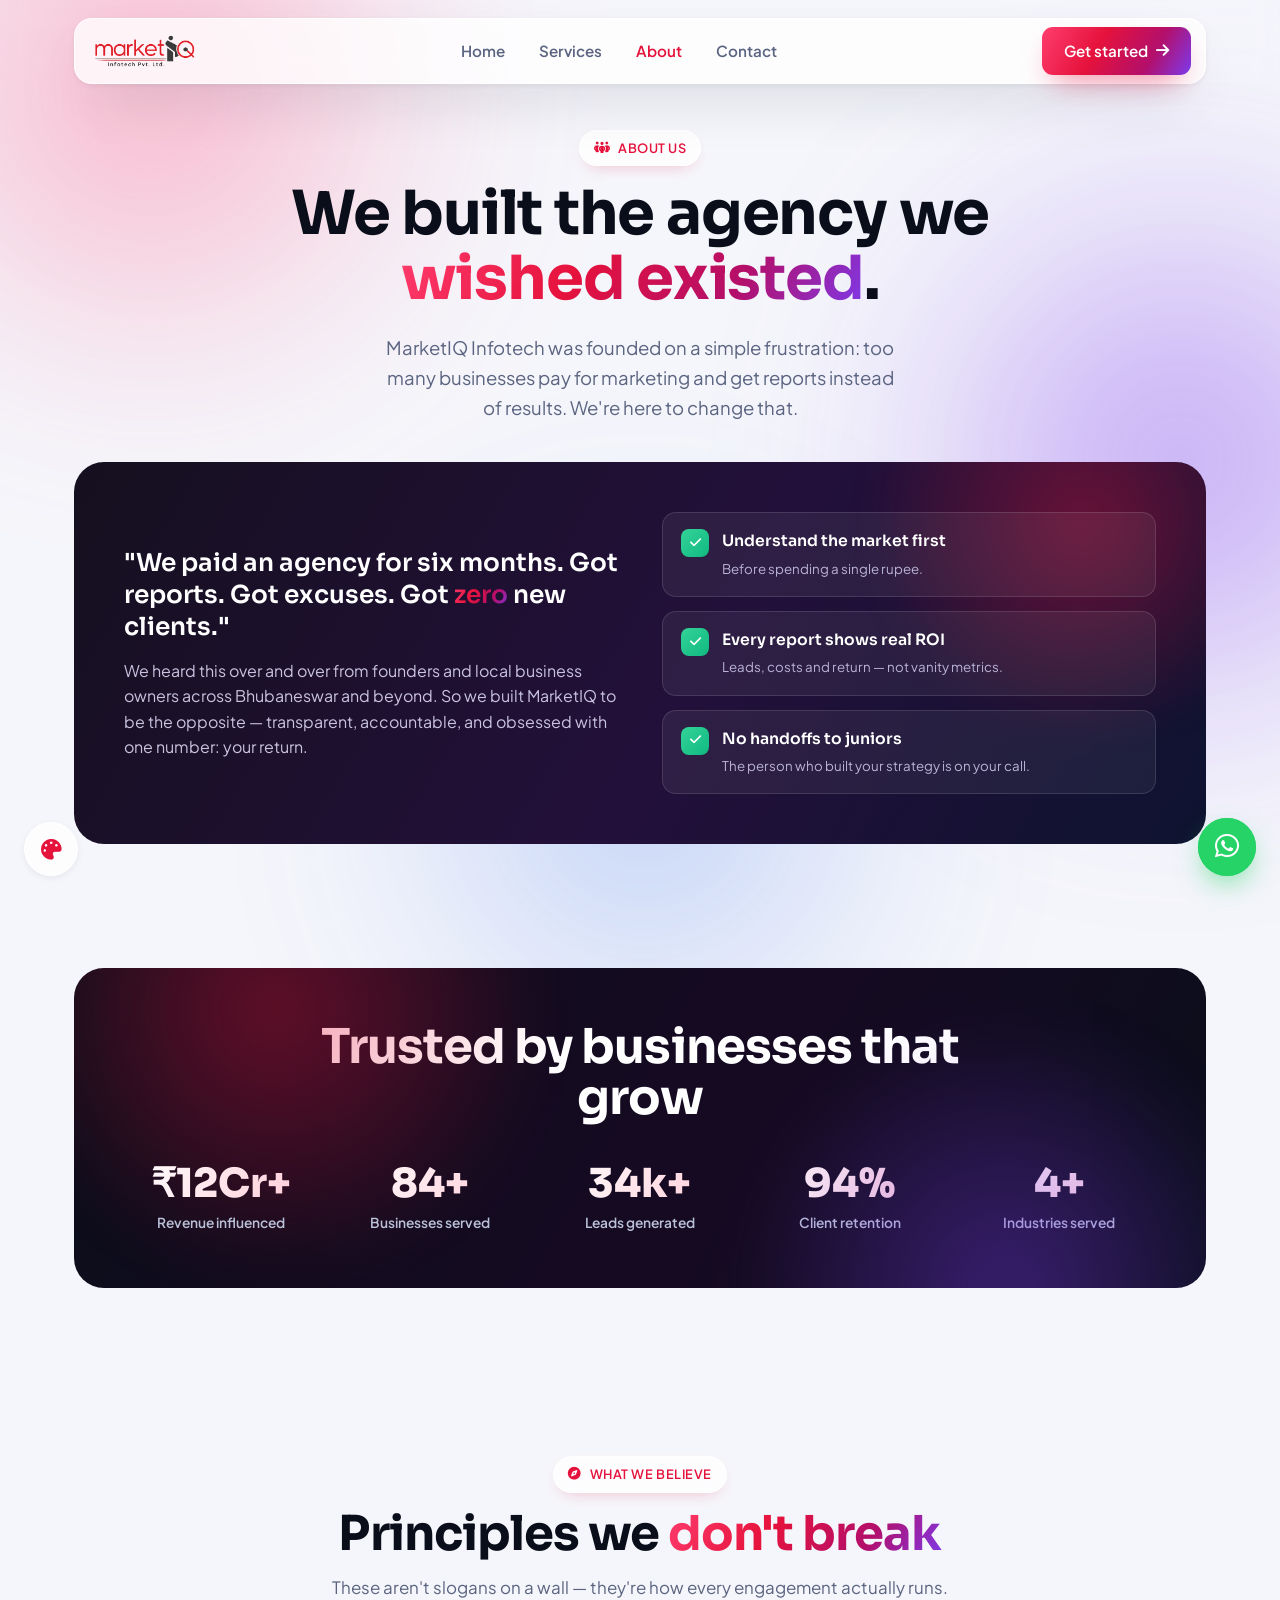
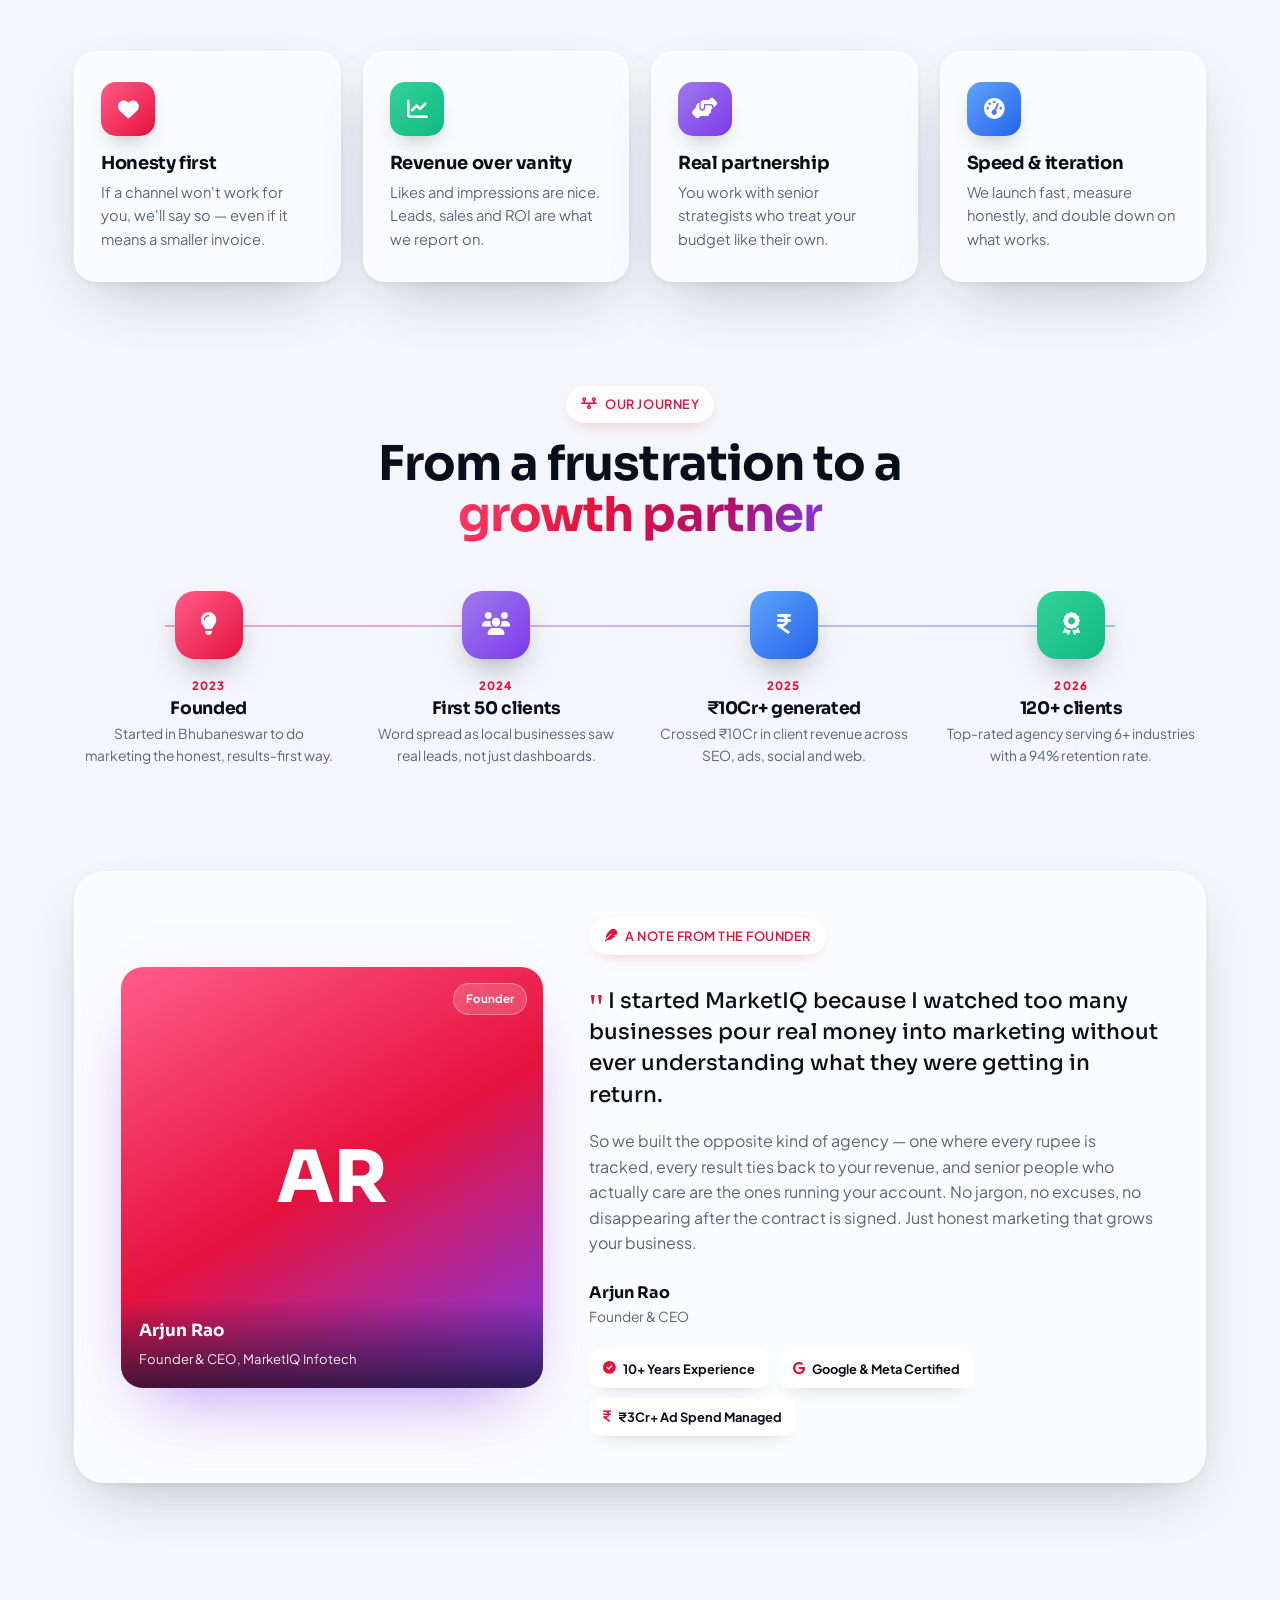
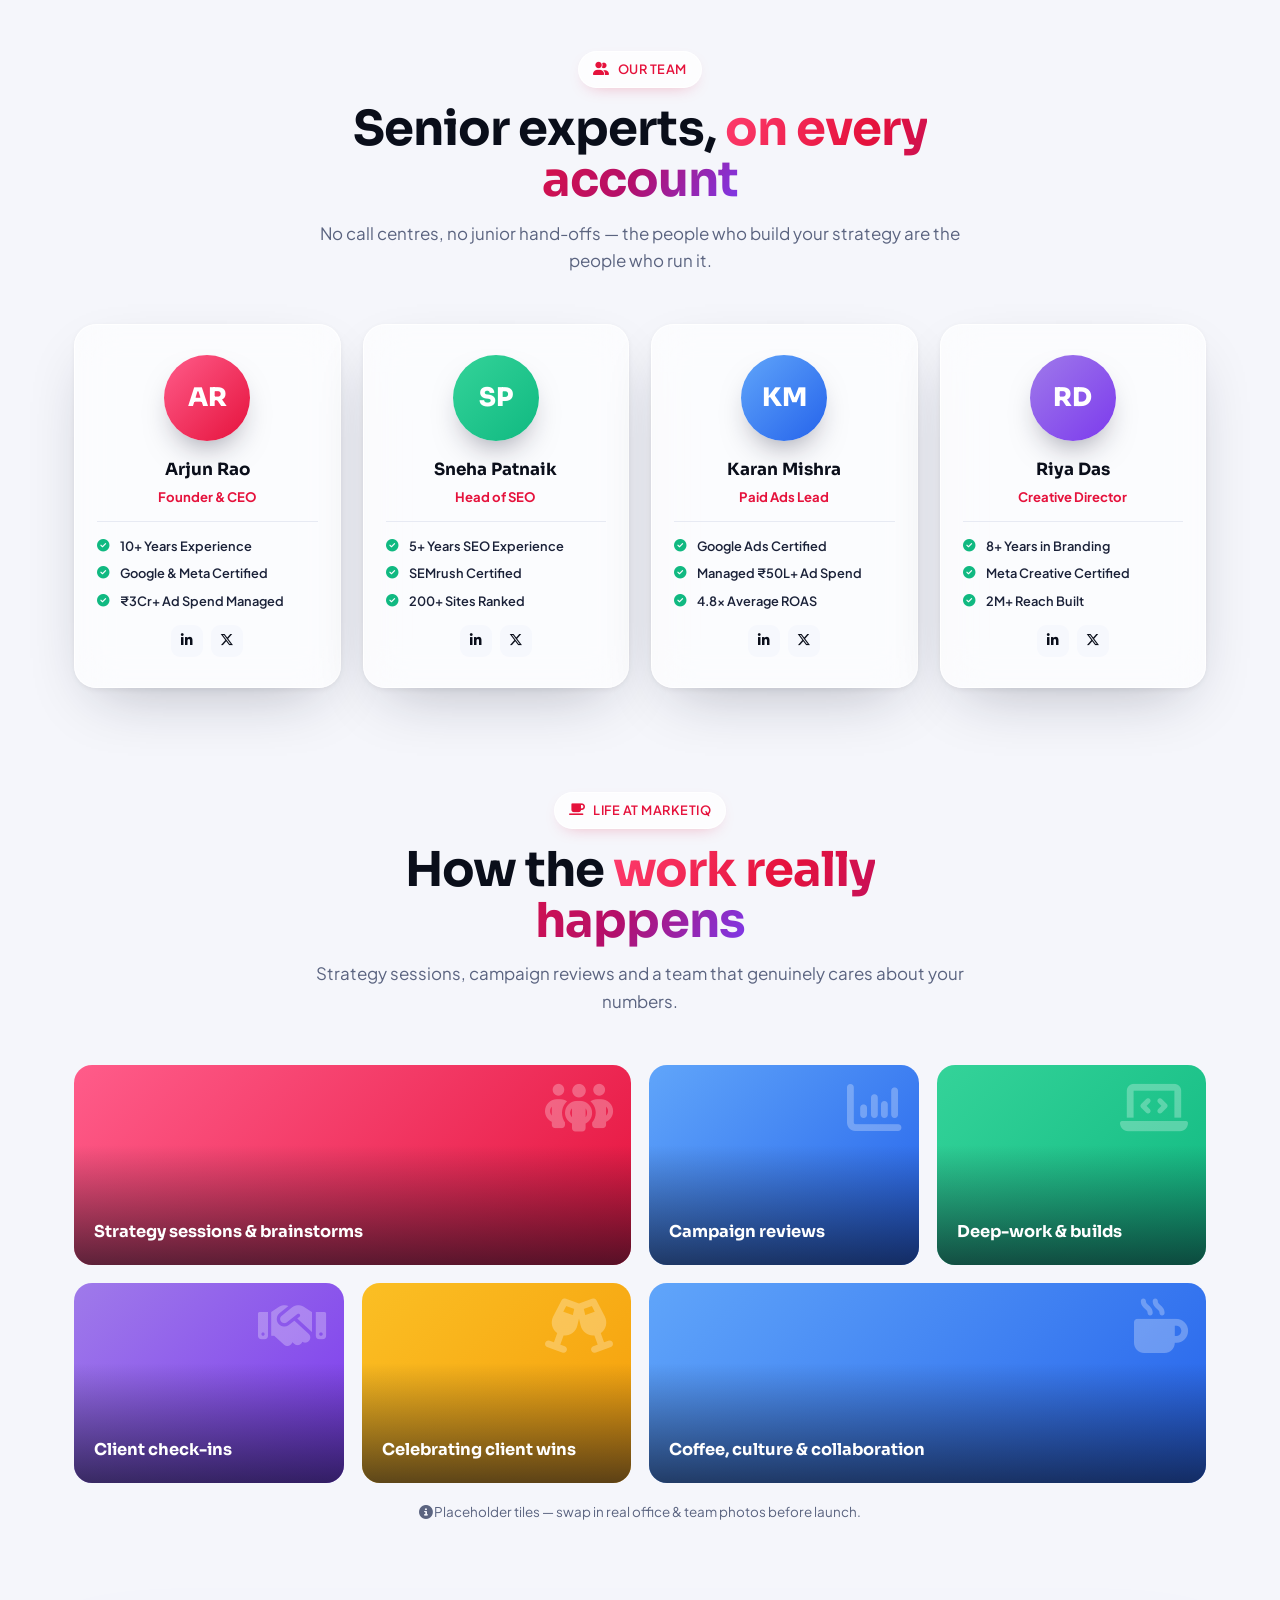
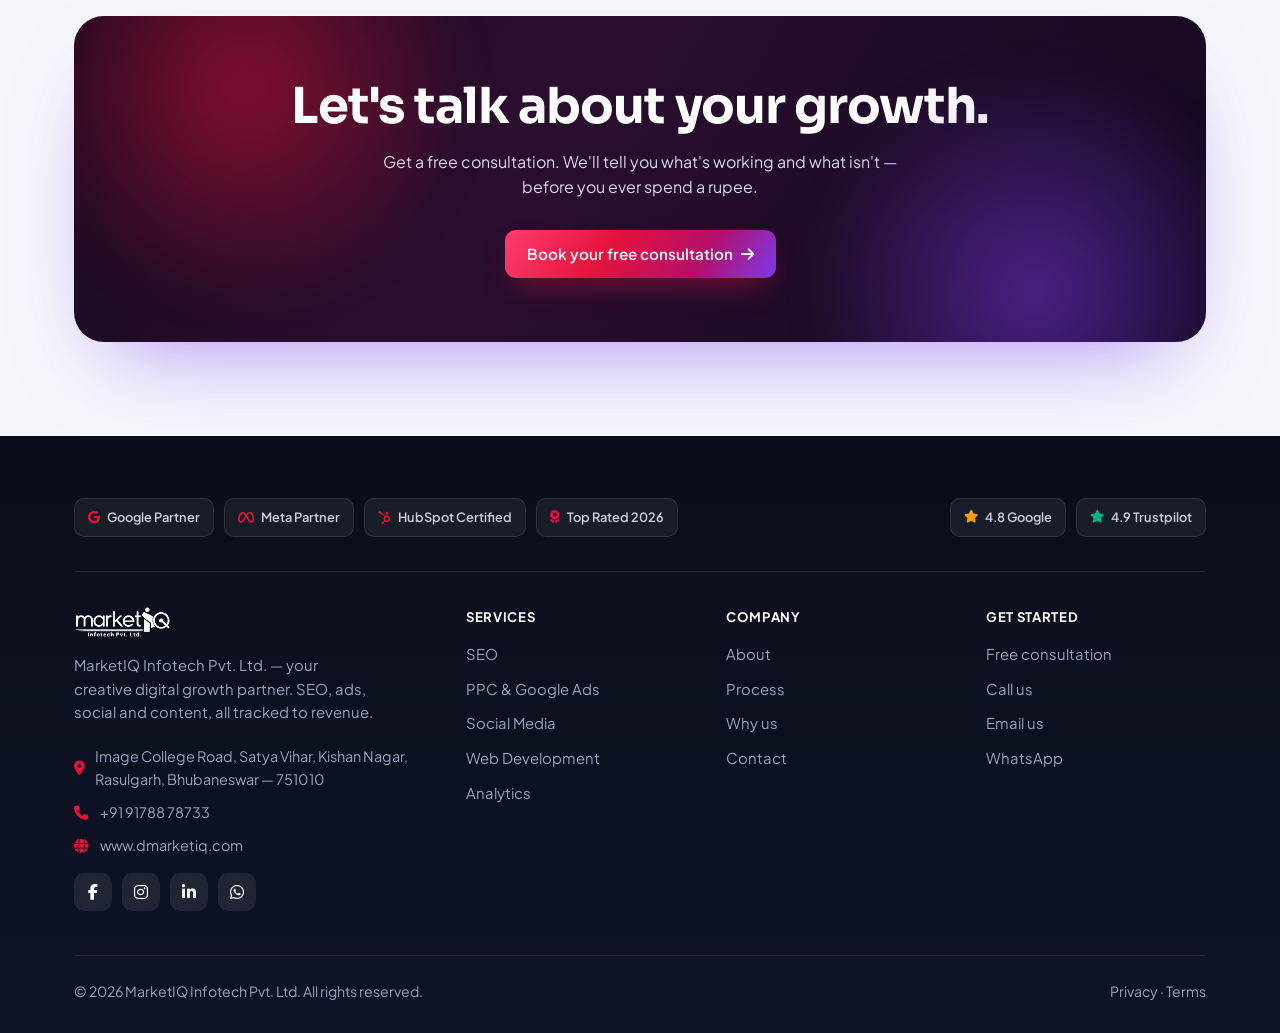
<file: about.html>
<!DOCTYPE html>
<html lang="en">
<head>
<meta charset="UTF-8">
<meta name="viewport" content="width=device-width, initial-scale=1.0">
<script>(function(){try{var t=localStorage.getItem('miq-theme');if(t&&t!=='crimson')document.documentElement.setAttribute('data-theme',t);}catch(e){}})();</script>
<title>About — MarketIQ Infotech Digital Marketing Agency</title>
<meta name="description" content="MarketIQ Infotech Pvt. Ltd. — your creative digital growth partner in Bhubaneswar. Honest, ROI-driven marketing built for founders, local businesses and startups.">
<link rel="icon" href="images/logo.png">
<link rel="preconnect" href="https://fonts.googleapis.com">
<link rel="preconnect" href="https://fonts.gstatic.com" crossorigin>
<link href="https://fonts.googleapis.com/css2?family=Sora:wght@600;700;800&family=Plus+Jakarta+Sans:wght@400;500;600;700;800&family=Inter:wght@400;600&display=swap" rel="stylesheet">
<link rel="stylesheet" href="css/fa-min.css">
<link rel="stylesheet" href="css/aos.css" media="print" onload="this.media='all'">
<noscript><link rel="stylesheet" href="css/aos.css"></noscript>
<link rel="stylesheet" href="css/style.css">
<link rel="stylesheet" href="css/premium.css">
</head>
<body class="home">

<span class="glow g3"></span>

<!-- NAVBAR -->
<header>
  <div class="wrap">
    <nav>
      <a href="index.html" class="logo"><img src="images/logo.png" alt="MarketIQ Infotech"></a>
      <div class="nav-links">
        <a href="index.html">Home</a>
        <a href="services.html">Services</a>
        <a href="about.html">About</a>
        <a href="contact.html">Contact</a>
      </div>
      <div class="nav-cta">
        <a href="contact.html" class="btn btn-grad">Get started <i class="fa-solid fa-arrow-right"></i></a>
        <button class="menu-btn" aria-label="Menu">
          <svg width="26" height="26" viewBox="0 0 24 24" fill="none" stroke="currentColor" stroke-width="2"><line x1="3" y1="7" x2="21" y2="7"/><line x1="3" y1="12" x2="21" y2="12"/><line x1="3" y1="17" x2="21" y2="17"/></svg>
        </button>
      </div>
    </nav>
  </div>
</header>

<div class="mobile-menu">
  <a href="index.html">Home</a>
  <a href="services.html">Services</a>
  <a href="about.html">About</a>
  <a href="contact.html">Contact</a>
  <a href="contact.html" class="btn btn-grad" style="justify-content:center">Get started</a>
</div>

<!-- ============ PAGE HEAD ============ -->
<section class="hero-px" style="padding-bottom:10px">
  <div class="wrap" style="text-align:center;max-width:760px;margin:0 auto">
    <span class="eyebrow" data-aos="fade-up"><i class="fa-solid fa-people-group"></i> About Us</span>
    <h1 data-aos="fade-up" style="font-size:clamp(2.5rem,5vw,3.8rem)">We built the agency we <span class="gt">wished existed</span>.</h1>
    <p class="lead" data-aos="fade-up" style="margin:22px auto 0">MarketIQ Infotech was founded on a simple frustration: too many businesses pay for marketing and get reports instead of results. We're here to change that.</p>
  </div>
</section>

<!-- ============ STORY ============ -->
<section style="padding-top:30px">
  <div class="wrap">
    <div class="story" data-aos="fade-up">
      <div>
        <div class="quote">"We paid an agency for six months. Got reports. Got excuses. Got <span>zero</span> new clients."</div>
        <p>We heard this over and over from founders and local business owners across Bhubaneswar and beyond. So we built MarketIQ to be the opposite — transparent, accountable, and obsessed with one number: your return.</p>
      </div>
      <div class="story-list">
        <div class="row"><span class="tk"><i class="fa-solid fa-check"></i></span><div><strong>Understand the market first</strong><small>Before spending a single rupee.</small></div></div>
        <div class="row"><span class="tk"><i class="fa-solid fa-check"></i></span><div><strong>Every report shows real ROI</strong><small>Leads, costs and return — not vanity metrics.</small></div></div>
        <div class="row"><span class="tk"><i class="fa-solid fa-check"></i></span><div><strong>No handoffs to juniors</strong><small>The person who built your strategy is on your call.</small></div></div>
      </div>
    </div>
  </div>
</section>

<!-- ============ STATS BAND ============ -->
<section style="padding-top:40px">
  <div class="wrap">
    <div class="stat-band" data-aos="zoom-in">
      <div class="head-px" style="margin-bottom:40px;color:#fff"><h2 style="color:#fff">Trusted by businesses that grow</h2></div>
      <div class="row">
        <div><div class="num">₹12Cr+</div><div class="lbl">Revenue influenced</div></div>
        <div><div class="num" data-count="84" data-suffix="+">0+</div><div class="lbl">Businesses served</div></div>
        <div><div class="num" data-count="34" data-suffix="k+">0k+</div><div class="lbl">Leads generated</div></div>
        <div><div class="num" data-count="94" data-suffix="%">0%</div><div class="lbl">Client retention</div></div>
        <div><div class="num" data-count="4" data-suffix="+">0+</div><div class="lbl">Industries served</div></div>
      </div>
    </div>
  </div>
</section>

<!-- ============ VALUES ============ -->
<section>
  <div class="wrap">
    <div class="head-px" data-aos="fade-up">
      <span class="eyebrow"><i class="fa-solid fa-compass"></i> What We Believe</span>
      <h2>Principles we <span class="gt">don't break</span></h2>
      <p>These aren't slogans on a wall — they're how every engagement actually runs.</p>
    </div>
    <div class="values-grid">
      <div class="value glass" data-aos="fade-up">
        <div class="vi ic-rose"><i class="fa-solid fa-heart"></i></div>
        <h3>Honesty first</h3>
        <p>If a channel won't work for you, we'll say so — even if it means a smaller invoice.</p>
      </div>
      <div class="value glass" data-aos="fade-up" data-aos-delay="80">
        <div class="vi ic-green"><i class="fa-solid fa-chart-line"></i></div>
        <h3>Revenue over vanity</h3>
        <p>Likes and impressions are nice. Leads, sales and ROI are what we report on.</p>
      </div>
      <div class="value glass" data-aos="fade-up" data-aos-delay="160">
        <div class="vi ic-violet"><i class="fa-solid fa-handshake-angle"></i></div>
        <h3>Real partnership</h3>
        <p>You work with senior strategists who treat your budget like their own.</p>
      </div>
      <div class="value glass" data-aos="fade-up" data-aos-delay="240">
        <div class="vi ic-blue"><i class="fa-solid fa-gauge-high"></i></div>
        <h3>Speed &amp; iteration</h3>
        <p>We launch fast, measure honestly, and double down on what works.</p>
      </div>
    </div>
  </div>
</section>

<!-- ============ JOURNEY ============ -->
<section style="padding-top:20px">
  <div class="wrap">
    <div class="head-px" data-aos="fade-up">
      <span class="eyebrow"><i class="fa-solid fa-timeline"></i> Our Journey</span>
      <h2>From a frustration to a <span class="gt">growth partner</span></h2>
    </div>
    <div class="timeline four">
      <div class="tl-step" data-aos="fade-up"><div class="tl-node ic-rose"><i class="fa-solid fa-lightbulb"></i></div><div class="no">2023</div><h3>Founded</h3><p>Started in Bhubaneswar to do marketing the honest, results-first way.</p></div>
      <div class="tl-step" data-aos="fade-up" data-aos-delay="80"><div class="tl-node ic-violet"><i class="fa-solid fa-users"></i></div><div class="no">2024</div><h3>First 50 clients</h3><p>Word spread as local businesses saw real leads, not just dashboards.</p></div>
      <div class="tl-step" data-aos="fade-up" data-aos-delay="160"><div class="tl-node ic-blue"><i class="fa-solid fa-indian-rupee-sign"></i></div><div class="no">2025</div><h3>₹10Cr+ generated</h3><p>Crossed ₹10Cr in client revenue across SEO, ads, social and web.</p></div>
      <div class="tl-step" data-aos="fade-up" data-aos-delay="240"><div class="tl-node ic-green"><i class="fa-solid fa-award"></i></div><div class="no">2026</div><h3>120+ clients</h3><p>Top-rated agency serving 6+ industries with a 94% retention rate.</p></div>
    </div>
  </div>
</section>

<!-- ============ FOUNDER NOTE ============ -->
<section style="padding-top:20px">
  <div class="wrap">
    <div class="founder glass" data-aos="fade-up">
      <div class="founder-photo">
        <span class="ph-badge">Founder</span>
        <div class="mono">AR</div>
        <div class="ph-cap"><b>Arjun Rao</b><span>Founder &amp; CEO, MarketIQ Infotech</span></div>
      </div>
      <div class="founder-note">
        <span class="eyebrow"><i class="fa-solid fa-feather"></i> A Note From The Founder</span>
        <div class="fq" style="margin-top:14px"><span class="qm">"</span>I started MarketIQ because I watched too many businesses pour real money into marketing without ever understanding what they were getting in return.</div>
        <p>So we built the opposite kind of agency — one where every rupee is tracked, every result ties back to your revenue, and senior people who actually care are the ones running your account. No jargon, no excuses, no disappearing after the contract is signed. Just honest marketing that grows your business.</p>
        <div class="founder-sign">
          <div>
            <div class="snm">Arjun Rao</div>
            <div class="sr">Founder &amp; CEO</div>
          </div>
        </div>
        <div class="founder-creds">
          <span><i class="fa-solid fa-circle-check"></i> 10+ Years Experience</span>
          <span><i class="fa-brands fa-google"></i> Google &amp; Meta Certified</span>
          <span><i class="fa-solid fa-indian-rupee-sign"></i> ₹3Cr+ Ad Spend Managed</span>
        </div>
      </div>
    </div>
  </div>
</section>

<!-- ============ TEAM ============ -->
<section>
  <div class="wrap">
    <div class="head-px" data-aos="fade-up">
      <span class="eyebrow"><i class="fa-solid fa-user-group"></i> Our Team</span>
      <h2>Senior experts, <span class="gt">on every account</span></h2>
      <p>No call centres, no junior hand-offs — the people who build your strategy are the people who run it.</p>
    </div>
    <div class="team-grid">
      <div class="team-card glass" data-aos="fade-up">
        <div class="team-ava" style="background:linear-gradient(135deg,#FF5C8A,#E5123C)">AR</div>
        <div class="nm">Arjun Rao</div>
        <div class="role">Founder &amp; CEO</div>
        <div class="team-cred">
          <div class="tc"><i class="fa-solid fa-circle-check"></i> 10+ Years Experience</div>
          <div class="tc"><i class="fa-solid fa-circle-check"></i> Google &amp; Meta Certified</div>
          <div class="tc"><i class="fa-solid fa-circle-check"></i> ₹3Cr+ Ad Spend Managed</div>
        </div>
        <div class="team-soc"><a href="#" aria-label="LinkedIn"><i class="fa-brands fa-linkedin-in"></i></a><a href="#" aria-label="X"><i class="fa-brands fa-x-twitter"></i></a></div>
      </div>
      <div class="team-card glass" data-aos="fade-up" data-aos-delay="80">
        <div class="team-ava" style="background:linear-gradient(135deg,#34D399,#10B981)">SP</div>
        <div class="nm">Sneha Patnaik</div>
        <div class="role">Head of SEO</div>
        <div class="team-cred">
          <div class="tc"><i class="fa-solid fa-circle-check"></i> 5+ Years SEO Experience</div>
          <div class="tc"><i class="fa-solid fa-circle-check"></i> SEMrush Certified</div>
          <div class="tc"><i class="fa-solid fa-circle-check"></i> 200+ Sites Ranked</div>
        </div>
        <div class="team-soc"><a href="#" aria-label="LinkedIn"><i class="fa-brands fa-linkedin-in"></i></a><a href="#" aria-label="X"><i class="fa-brands fa-x-twitter"></i></a></div>
      </div>
      <div class="team-card glass" data-aos="fade-up" data-aos-delay="160">
        <div class="team-ava" style="background:linear-gradient(135deg,#60A5FA,#2563EB)">KM</div>
        <div class="nm">Karan Mishra</div>
        <div class="role">Paid Ads Lead</div>
        <div class="team-cred">
          <div class="tc"><i class="fa-solid fa-circle-check"></i> Google Ads Certified</div>
          <div class="tc"><i class="fa-solid fa-circle-check"></i> Managed ₹50L+ Ad Spend</div>
          <div class="tc"><i class="fa-solid fa-circle-check"></i> 4.8x Average ROAS</div>
        </div>
        <div class="team-soc"><a href="#" aria-label="LinkedIn"><i class="fa-brands fa-linkedin-in"></i></a><a href="#" aria-label="X"><i class="fa-brands fa-x-twitter"></i></a></div>
      </div>
      <div class="team-card glass" data-aos="fade-up" data-aos-delay="240">
        <div class="team-ava" style="background:linear-gradient(135deg,#9F7AEA,#7C3AED)">RD</div>
        <div class="nm">Riya Das</div>
        <div class="role">Creative Director</div>
        <div class="team-cred">
          <div class="tc"><i class="fa-solid fa-circle-check"></i> 8+ Years in Branding</div>
          <div class="tc"><i class="fa-solid fa-circle-check"></i> Meta Creative Certified</div>
          <div class="tc"><i class="fa-solid fa-circle-check"></i> 2M+ Reach Built</div>
        </div>
        <div class="team-soc"><a href="#" aria-label="LinkedIn"><i class="fa-brands fa-linkedin-in"></i></a><a href="#" aria-label="X"><i class="fa-brands fa-x-twitter"></i></a></div>
      </div>
    </div>
  </div>
</section>

<!-- ============ WORK CULTURE ============ -->
<section style="padding-top:20px">
  <div class="wrap">
    <div class="head-px" data-aos="fade-up">
      <span class="eyebrow"><i class="fa-solid fa-mug-saucer"></i> Life at MarketIQ</span>
      <h2>How the <span class="gt">work really happens</span></h2>
      <p>Strategy sessions, campaign reviews and a team that genuinely cares about your numbers.</p>
    </div>
    <div class="culture-grid">
      <div class="culture-tile t1 cg1" data-aos="fade-up"><i class="fa-solid fa-people-group bgi"></i><span class="cap">Strategy sessions &amp; brainstorms</span></div>
      <div class="culture-tile cg2" data-aos="fade-up" data-aos-delay="80"><i class="fa-solid fa-chart-column bgi"></i><span class="cap">Campaign reviews</span></div>
      <div class="culture-tile cg3" data-aos="fade-up" data-aos-delay="160"><i class="fa-solid fa-laptop-code bgi"></i><span class="cap">Deep-work &amp; builds</span></div>
      <div class="culture-tile cg4" data-aos="fade-up" data-aos-delay="80"><i class="fa-solid fa-handshake bgi"></i><span class="cap">Client check-ins</span></div>
      <div class="culture-tile cg5" data-aos="fade-up" data-aos-delay="160"><i class="fa-solid fa-champagne-glasses bgi"></i><span class="cap">Celebrating client wins</span></div>
      <div class="culture-tile t1 cg2" data-aos="fade-up" data-aos-delay="240"><i class="fa-solid fa-mug-hot bgi"></i><span class="cap">Coffee, culture &amp; collaboration</span></div>
    </div>
    <p style="text-align:center;color:var(--muted);font-size:.84rem;margin-top:18px"><i class="fa-solid fa-circle-info"></i> Placeholder tiles — swap in real office &amp; team photos before launch.</p>
  </div>
</section>

<!-- ============ CTA ============ -->
<section style="padding-top:10px">
  <div class="wrap">
    <div class="cta-px" data-aos="zoom-in">
      <h2>Let's talk about your growth.</h2>
      <p>Get a free consultation. We'll tell you what's working and what isn't — before you ever spend a rupee.</p>
      <a href="contact.html" class="btn btn-grad">Book your free consultation <i class="fa-solid fa-arrow-right"></i></a>
    </div>
  </div>
</section>

<!-- ============ FOOTER ============ -->
<footer>
  <div class="wrap">
    <div class="foot-top">
      <div class="mini-badges">
        <span><i class="fa-brands fa-google"></i> Google Partner</span>
        <span><i class="fa-brands fa-meta"></i> Meta Partner</span>
        <span><i class="fa-brands fa-hubspot"></i> HubSpot Certified</span>
        <span><i class="fa-solid fa-award"></i> Top Rated 2026</span>
      </div>
      <div class="mini-badges">
        <span><i class="fa-solid fa-star" style="color:var(--amber)"></i> 4.8 Google</span>
        <span><i class="fa-solid fa-star" style="color:#00B67A"></i> 4.9 Trustpilot</span>
      </div>
    </div>
    <div class="foot-grid">
      <div class="foot-brand">
        <a href="index.html" class="logo"><img src="images/logo.png" alt="MarketIQ Infotech"></a>
        <p>MarketIQ Infotech Pvt. Ltd. — your creative digital growth partner. SEO, ads, social and content, all tracked to revenue.</p>
        <div class="contact-line"><i class="fa-solid fa-location-dot"></i> Image College Road, Satya Vihar, Kishan Nagar, Rasulgarh, Bhubaneswar — 751010</div>
        <div class="contact-line"><i class="fa-solid fa-phone"></i> <a href="tel:+919178878733" style="color:inherit">+91 91788 78733</a></div>
        <div class="contact-line"><i class="fa-solid fa-globe"></i> <a href="https://www.dmarketiq.com" style="color:inherit">www.dmarketiq.com</a></div>
        <div class="socials" style="margin-top:16px">
          <a href="https://www.facebook.com/profile.php?id=61552348299739" aria-label="Facebook"><i class="fa-brands fa-facebook-f"></i></a>
          <a href="#" aria-label="Instagram"><i class="fa-brands fa-instagram"></i></a>
          <a href="#" aria-label="LinkedIn"><i class="fa-brands fa-linkedin-in"></i></a>
          <a href="https://wa.me/919178878733" aria-label="WhatsApp"><i class="fa-brands fa-whatsapp"></i></a>
        </div>
      </div>
      <div class="foot-col">
        <h5>Services</h5>
        <a href="services.html">SEO</a>
        <a href="services.html">PPC &amp; Google Ads</a>
        <a href="services.html">Social Media</a>
        <a href="services.html">Web Development</a>
        <a href="services.html">Analytics</a>
      </div>
      <div class="foot-col">
        <h5>Company</h5>
        <a href="about.html">About</a>
        <a href="index.html#process">Process</a>
        <a href="index.html#why">Why us</a>
        <a href="contact.html">Contact</a>
      </div>
      <div class="foot-col">
        <h5>Get started</h5>
        <a href="contact.html">Free consultation</a>
        <a href="tel:+919178878733">Call us</a>
        <a href="mailto:contactmarketiq@gmail.com">Email us</a>
        <a href="https://wa.me/919178878733">WhatsApp</a>
      </div>
    </div>
    <div class="foot-bottom">
      <span>© 2026 MarketIQ Infotech Pvt. Ltd. All rights reserved.</span>
      <span>Privacy · Terms</span>
    </div>
  </div>
</footer>

<!-- Theme switcher -->
<div class="theme-panel">
  <h6><i class="fa-solid fa-palette"></i> Choose a theme</h6>
  <div class="theme-opts">
    <div class="theme-opt" data-theme="crimson"><div class="sw" style="background:linear-gradient(135deg,#FF3D6E,#E5123C 55%,#7C3AED)"></div><span>Crimson</span></div>
    <div class="theme-opt" data-theme="emerald"><div class="sw" style="background:linear-gradient(135deg,#059669,#06B6D4)"></div><span>Emerald</span></div>
    <div class="theme-opt" data-theme="purple"><div class="sw" style="background:linear-gradient(135deg,#6D28D9,#EC4899)"></div><span>Purple</span></div>
    <div class="theme-opt" data-theme="ocean"><div class="sw" style="background:linear-gradient(135deg,#2563EB,#06B6D4)"></div><span>Ocean</span></div>
  </div>
</div>
<button class="theme-fab" aria-label="Change theme"><i class="fa-solid fa-palette"></i></button>

<!-- WhatsApp floating button -->
<a href="https://wa.me/919178878733?text=Hi%20MarketIQ%2C%20I'd%20like%20a%20free%20consultation" class="wa-float" aria-label="Chat on WhatsApp" target="_blank" rel="noopener"><i class="fa-brands fa-whatsapp"></i></a>

<script defer src="js/aos.js"></script>
<script defer src="js/main.js"></script>
</body>
</html>
</file>
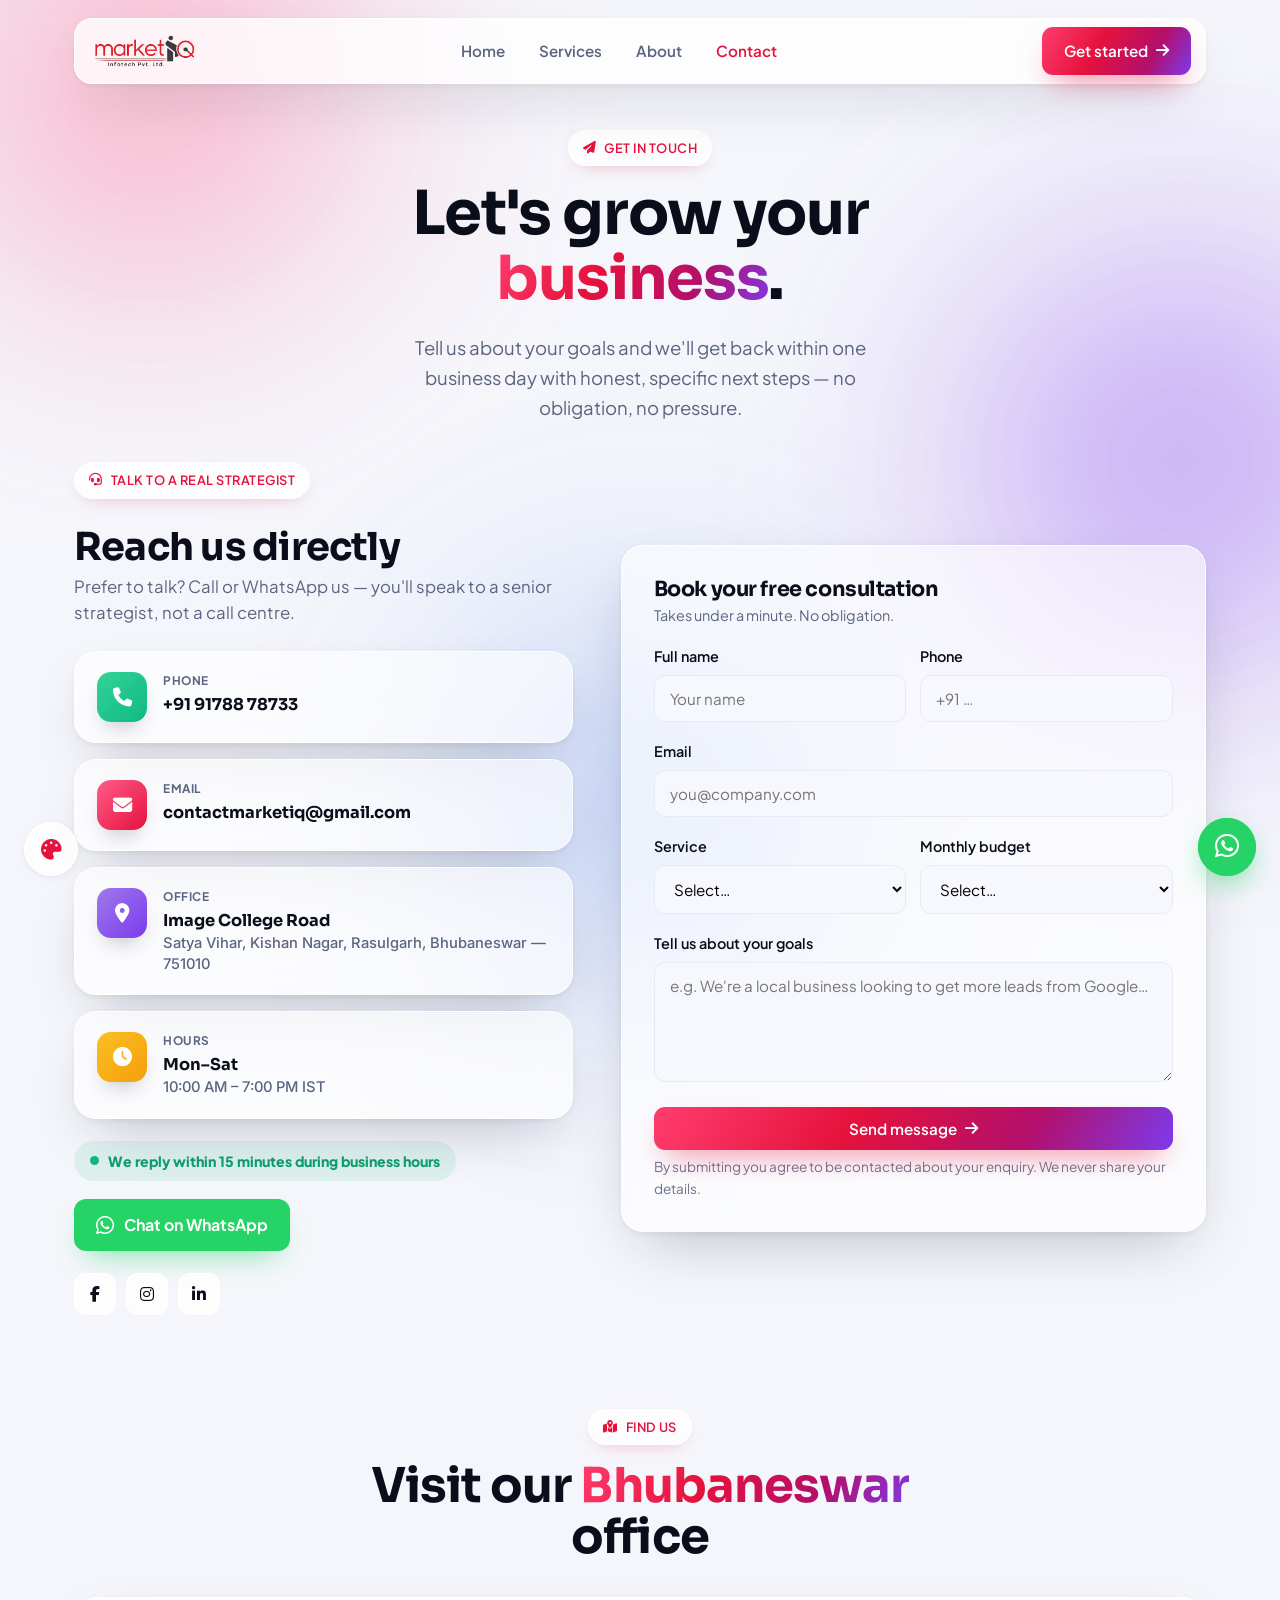
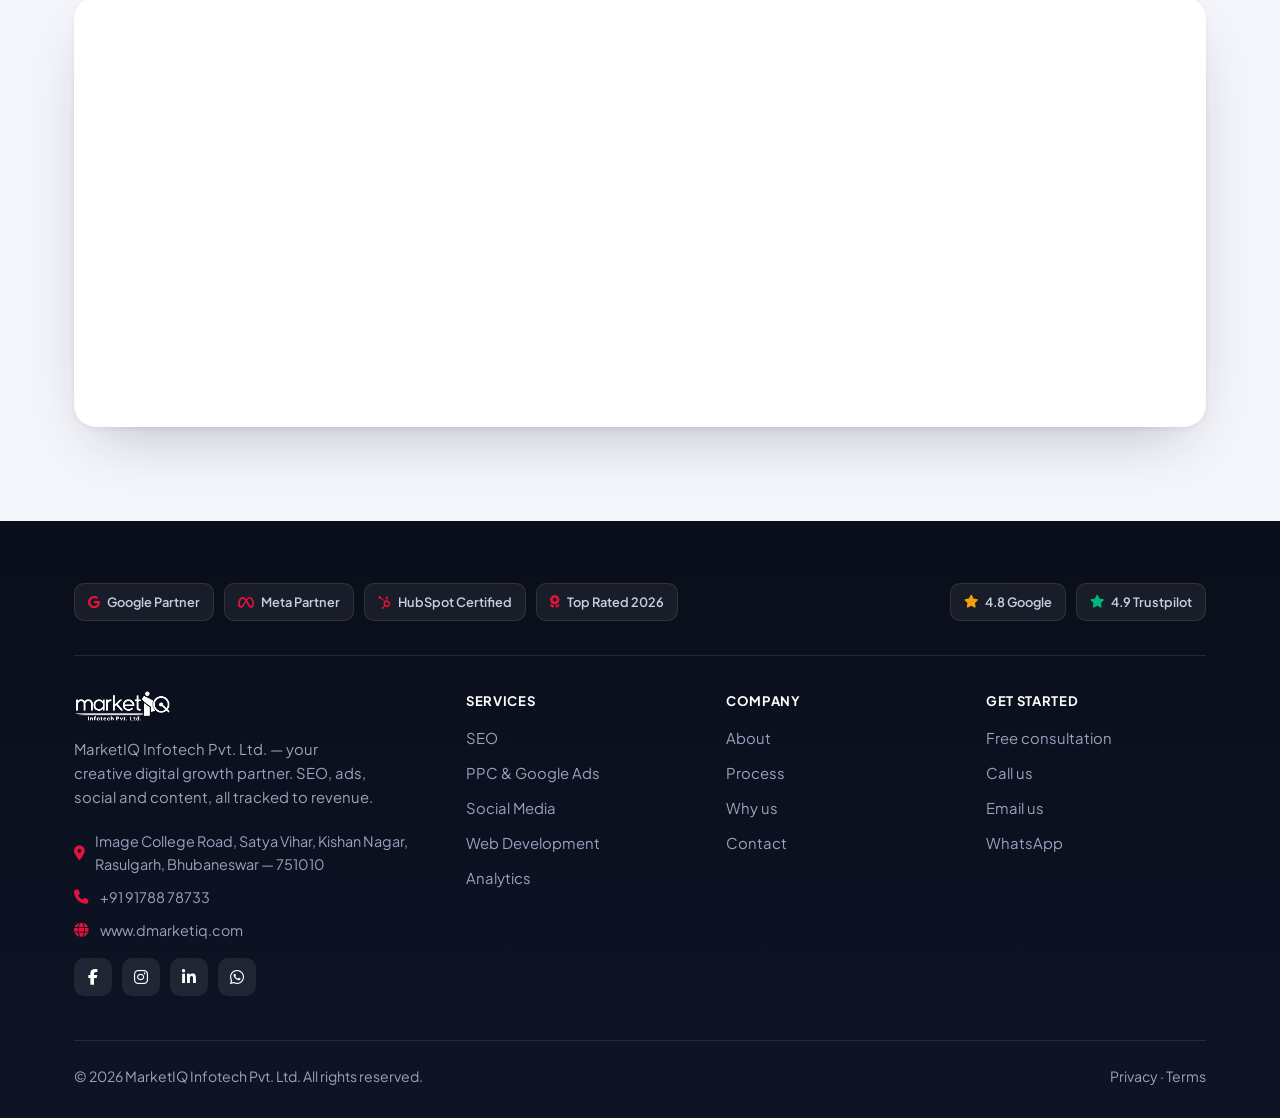
<file: contact.html>
<!DOCTYPE html>
<html lang="en">
<head>
<meta charset="UTF-8">
<meta name="viewport" content="width=device-width, initial-scale=1.0">
<script>(function(){try{var t=localStorage.getItem('miq-theme');if(t&&t!=='crimson')document.documentElement.setAttribute('data-theme',t);}catch(e){}})();</script>
<title>Contact — MarketIQ Infotech Digital Marketing Agency</title>
<meta name="description" content="Book a free consultation with MarketIQ Infotech. Call +91 91788 78733, email contactmarketiq@gmail.com, or chat on WhatsApp. Bhubaneswar, India.">
<link rel="icon" href="images/logo.png">
<link rel="preconnect" href="https://fonts.googleapis.com">
<link rel="preconnect" href="https://fonts.gstatic.com" crossorigin>
<link href="https://fonts.googleapis.com/css2?family=Sora:wght@600;700;800&family=Plus+Jakarta+Sans:wght@400;500;600;700;800&family=Inter:wght@400;600&display=swap" rel="stylesheet">
<link rel="stylesheet" href="css/fa-min.css">
<link rel="stylesheet" href="css/aos.css" media="print" onload="this.media='all'">
<noscript><link rel="stylesheet" href="css/aos.css"></noscript>
<link rel="stylesheet" href="css/style.css">
<link rel="stylesheet" href="css/premium.css">
</head>
<body class="home">

<span class="glow g3"></span>

<!-- NAVBAR -->
<header>
  <div class="wrap">
    <nav>
      <a href="index.html" class="logo"><img src="images/logo.png" alt="MarketIQ Infotech"></a>
      <div class="nav-links">
        <a href="index.html">Home</a>
        <a href="services.html">Services</a>
        <a href="about.html">About</a>
        <a href="contact.html">Contact</a>
      </div>
      <div class="nav-cta">
        <a href="#book" class="btn btn-grad">Get started <i class="fa-solid fa-arrow-right"></i></a>
        <button class="menu-btn" aria-label="Menu">
          <svg width="26" height="26" viewBox="0 0 24 24" fill="none" stroke="currentColor" stroke-width="2"><line x1="3" y1="7" x2="21" y2="7"/><line x1="3" y1="12" x2="21" y2="12"/><line x1="3" y1="17" x2="21" y2="17"/></svg>
        </button>
      </div>
    </nav>
  </div>
</header>

<div class="mobile-menu">
  <a href="index.html">Home</a>
  <a href="services.html">Services</a>
  <a href="about.html">About</a>
  <a href="contact.html">Contact</a>
  <a href="#book" class="btn btn-grad" style="justify-content:center">Get started</a>
</div>

<!-- ============ PAGE HEAD ============ -->
<section class="hero-px" style="padding-bottom:10px">
  <div class="wrap" style="text-align:center;max-width:760px;margin:0 auto">
    <span class="eyebrow" data-aos="fade-up"><i class="fa-solid fa-paper-plane"></i> Get in touch</span>
    <h1 data-aos="fade-up" style="font-size:clamp(2.5rem,5vw,3.8rem)">Let's grow your <span class="gt">business</span>.</h1>
    <p class="lead" data-aos="fade-up" style="margin:22px auto 0">Tell us about your goals and we'll get back within one business day with honest, specific next steps — no obligation, no pressure.</p>
  </div>
</section>

<!-- ============ CONTACT ============ -->
<section id="book" style="padding-top:30px">
  <div class="wrap book">
    <!-- LEFT: info -->
    <div data-aos="fade-right">
      <span class="eyebrow"><i class="fa-solid fa-headset"></i> Talk to a real strategist</span>
      <h2 style="font-size:clamp(1.8rem,3.2vw,2.4rem);font-weight:700;margin:12px 0 6px">Reach us directly</h2>
      <p class="lead" style="margin-bottom:24px">Prefer to talk? Call or WhatsApp us — you'll speak to a senior strategist, not a call centre.</p>

      <div class="cinfo glass">
        <span class="ci ic-green"><i class="fa-solid fa-phone"></i></span>
        <div><div class="ck">Phone</div><div class="cv"><a href="tel:+919178878733">+91 91788 78733</a></div></div>
      </div>
      <div class="cinfo glass">
        <span class="ci ic-rose"><i class="fa-solid fa-envelope"></i></span>
        <div><div class="ck">Email</div><div class="cv"><a href="mailto:contactmarketiq@gmail.com">contactmarketiq@gmail.com</a></div></div>
      </div>
      <div class="cinfo glass">
        <span class="ci ic-violet"><i class="fa-solid fa-location-dot"></i></span>
        <div><div class="ck">Office</div><div class="cv">Image College Road<span>Satya Vihar, Kishan Nagar, Rasulgarh, Bhubaneswar — 751010</span></div></div>
      </div>
      <div class="cinfo glass">
        <span class="ci ic-amber"><i class="fa-solid fa-clock"></i></span>
        <div><div class="ck">Hours</div><div class="cv">Mon–Sat<span>10:00 AM – 7:00 PM IST</span></div></div>
      </div>

      <div style="margin-top:6px"><span class="respond"><span class="dot"></span> We reply within 15 minutes during business hours</span></div>
      <div>
        <a href="https://wa.me/919178878733?text=Hi%20MarketIQ%2C%20I'd%20like%20a%20free%20consultation" class="wa-btn" target="_blank" rel="noopener"><i class="fa-brands fa-whatsapp" style="font-size:1.3rem"></i> Chat on WhatsApp</a>
      </div>
      <div class="socials" style="margin-top:22px">
        <a href="https://www.facebook.com/profile.php?id=61552348299739" aria-label="Facebook" style="width:42px;height:42px;border-radius:12px;background:var(--glass-strong);border:1px solid var(--glass-brd);display:grid;place-items:center;color:var(--ink)"><i class="fa-brands fa-facebook-f"></i></a>
        <a href="#" aria-label="Instagram" style="width:42px;height:42px;border-radius:12px;background:var(--glass-strong);border:1px solid var(--glass-brd);display:grid;place-items:center;color:var(--ink)"><i class="fa-brands fa-instagram"></i></a>
        <a href="#" aria-label="LinkedIn" style="width:42px;height:42px;border-radius:12px;background:var(--glass-strong);border:1px solid var(--glass-brd);display:grid;place-items:center;color:var(--ink)"><i class="fa-brands fa-linkedin-in"></i></a>
      </div>
    </div>

    <!-- RIGHT: form -->
    <form class="book-form glass contact-form" novalidate data-aos="fade-left">
      <div class="form-success">✓ Thanks! Your message is in — a strategist will reach out within one business day (usually much sooner).</div>
      <h3 style="font-family:'Sora';font-weight:700;font-size:1.3rem;margin-bottom:4px">Book your free consultation</h3>
      <p style="color:var(--muted);font-size:.9rem;margin-bottom:18px">Takes under a minute. No obligation.</p>
      <div class="row2">
        <div class="field"><label for="cname">Full name</label><input id="cname" name="name" type="text" placeholder="Your name" required></div>
        <div class="field"><label for="cphone">Phone</label><input id="cphone" name="phone" type="tel" placeholder="+91 …" required></div>
      </div>
      <div class="field"><label for="cemail">Email</label><input id="cemail" name="email" type="email" placeholder="you@company.com" required></div>
      <div class="row2">
        <div class="field"><label for="cservice">Service</label>
          <select id="cservice" name="service">
            <option value="">Select…</option>
            <option>SEO</option><option>PPC / Google Ads</option><option>Social Media</option>
            <option>Content Marketing</option><option>Web Development</option><option>Email Marketing</option>
            <option>Analytics</option><option>Not sure yet</option>
          </select>
        </div>
        <div class="field"><label for="cbudget">Monthly budget</label>
          <select id="cbudget" name="budget">
            <option value="">Select…</option>
            <option>Under ₹25k</option><option>₹25k – ₹75k</option><option>₹75k – ₹2L</option><option>₹2L+</option>
          </select>
        </div>
      </div>
      <div class="field"><label for="cmsg">Tell us about your goals</label><textarea id="cmsg" name="message" placeholder="e.g. We're a local business looking to get more leads from Google…"></textarea></div>
      <button type="submit" class="btn btn-grad" style="width:100%;justify-content:center">Send message <i class="fa-solid fa-arrow-right"></i></button>
      <p class="form-note">By submitting you agree to be contacted about your enquiry. We never share your details.</p>
    </form>
  </div>
</section>

<!-- ============ MAP ============ -->
<section style="padding-top:10px">
  <div class="wrap">
    <div class="head-px" data-aos="fade-up" style="margin-bottom:34px">
      <span class="eyebrow"><i class="fa-solid fa-map-location-dot"></i> Find Us</span>
      <h2>Visit our <span class="gt">Bhubaneswar</span> office</h2>
    </div>
    <div class="map-frame" data-aos="fade-up">
      <iframe
        src="https://www.google.com/maps?q=Rasulgarh%2C%20Bhubaneswar%2C%20Odisha%20751010&output=embed"
        loading="lazy" referrerpolicy="no-referrer-when-downgrade" title="MarketIQ Infotech office location"></iframe>
    </div>
  </div>
</section>

<!-- ============ FOOTER ============ -->
<footer>
  <div class="wrap">
    <div class="foot-top">
      <div class="mini-badges">
        <span><i class="fa-brands fa-google"></i> Google Partner</span>
        <span><i class="fa-brands fa-meta"></i> Meta Partner</span>
        <span><i class="fa-brands fa-hubspot"></i> HubSpot Certified</span>
        <span><i class="fa-solid fa-award"></i> Top Rated 2026</span>
      </div>
      <div class="mini-badges">
        <span><i class="fa-solid fa-star" style="color:var(--amber)"></i> 4.8 Google</span>
        <span><i class="fa-solid fa-star" style="color:#00B67A"></i> 4.9 Trustpilot</span>
      </div>
    </div>
    <div class="foot-grid">
      <div class="foot-brand">
        <a href="index.html" class="logo"><img src="images/logo.png" alt="MarketIQ Infotech"></a>
        <p>MarketIQ Infotech Pvt. Ltd. — your creative digital growth partner. SEO, ads, social and content, all tracked to revenue.</p>
        <div class="contact-line"><i class="fa-solid fa-location-dot"></i> Image College Road, Satya Vihar, Kishan Nagar, Rasulgarh, Bhubaneswar — 751010</div>
        <div class="contact-line"><i class="fa-solid fa-phone"></i> <a href="tel:+919178878733" style="color:inherit">+91 91788 78733</a></div>
        <div class="contact-line"><i class="fa-solid fa-globe"></i> <a href="https://www.dmarketiq.com" style="color:inherit">www.dmarketiq.com</a></div>
        <div class="socials" style="margin-top:16px">
          <a href="https://www.facebook.com/profile.php?id=61552348299739" aria-label="Facebook"><i class="fa-brands fa-facebook-f"></i></a>
          <a href="#" aria-label="Instagram"><i class="fa-brands fa-instagram"></i></a>
          <a href="#" aria-label="LinkedIn"><i class="fa-brands fa-linkedin-in"></i></a>
          <a href="https://wa.me/919178878733" aria-label="WhatsApp"><i class="fa-brands fa-whatsapp"></i></a>
        </div>
      </div>
      <div class="foot-col">
        <h5>Services</h5>
        <a href="services.html">SEO</a>
        <a href="services.html">PPC &amp; Google Ads</a>
        <a href="services.html">Social Media</a>
        <a href="services.html">Web Development</a>
        <a href="services.html">Analytics</a>
      </div>
      <div class="foot-col">
        <h5>Company</h5>
        <a href="about.html">About</a>
        <a href="index.html#process">Process</a>
        <a href="index.html#why">Why us</a>
        <a href="contact.html">Contact</a>
      </div>
      <div class="foot-col">
        <h5>Get started</h5>
        <a href="#book">Free consultation</a>
        <a href="tel:+919178878733">Call us</a>
        <a href="mailto:contactmarketiq@gmail.com">Email us</a>
        <a href="https://wa.me/919178878733">WhatsApp</a>
      </div>
    </div>
    <div class="foot-bottom">
      <span>© 2026 MarketIQ Infotech Pvt. Ltd. All rights reserved.</span>
      <span>Privacy · Terms</span>
    </div>
  </div>
</footer>

<!-- Theme switcher -->
<div class="theme-panel">
  <h6><i class="fa-solid fa-palette"></i> Choose a theme</h6>
  <div class="theme-opts">
    <div class="theme-opt" data-theme="crimson"><div class="sw" style="background:linear-gradient(135deg,#FF3D6E,#E5123C 55%,#7C3AED)"></div><span>Crimson</span></div>
    <div class="theme-opt" data-theme="emerald"><div class="sw" style="background:linear-gradient(135deg,#059669,#06B6D4)"></div><span>Emerald</span></div>
    <div class="theme-opt" data-theme="purple"><div class="sw" style="background:linear-gradient(135deg,#6D28D9,#EC4899)"></div><span>Purple</span></div>
    <div class="theme-opt" data-theme="ocean"><div class="sw" style="background:linear-gradient(135deg,#2563EB,#06B6D4)"></div><span>Ocean</span></div>
  </div>
</div>
<button class="theme-fab" aria-label="Change theme"><i class="fa-solid fa-palette"></i></button>

<!-- WhatsApp floating button -->
<a href="https://wa.me/919178878733?text=Hi%20MarketIQ%2C%20I'd%20like%20a%20free%20consultation" class="wa-float" aria-label="Chat on WhatsApp" target="_blank" rel="noopener"><i class="fa-brands fa-whatsapp"></i></a>

<script defer src="js/aos.js"></script>
<script defer src="js/main.js"></script>
</body>
</html>
</file>
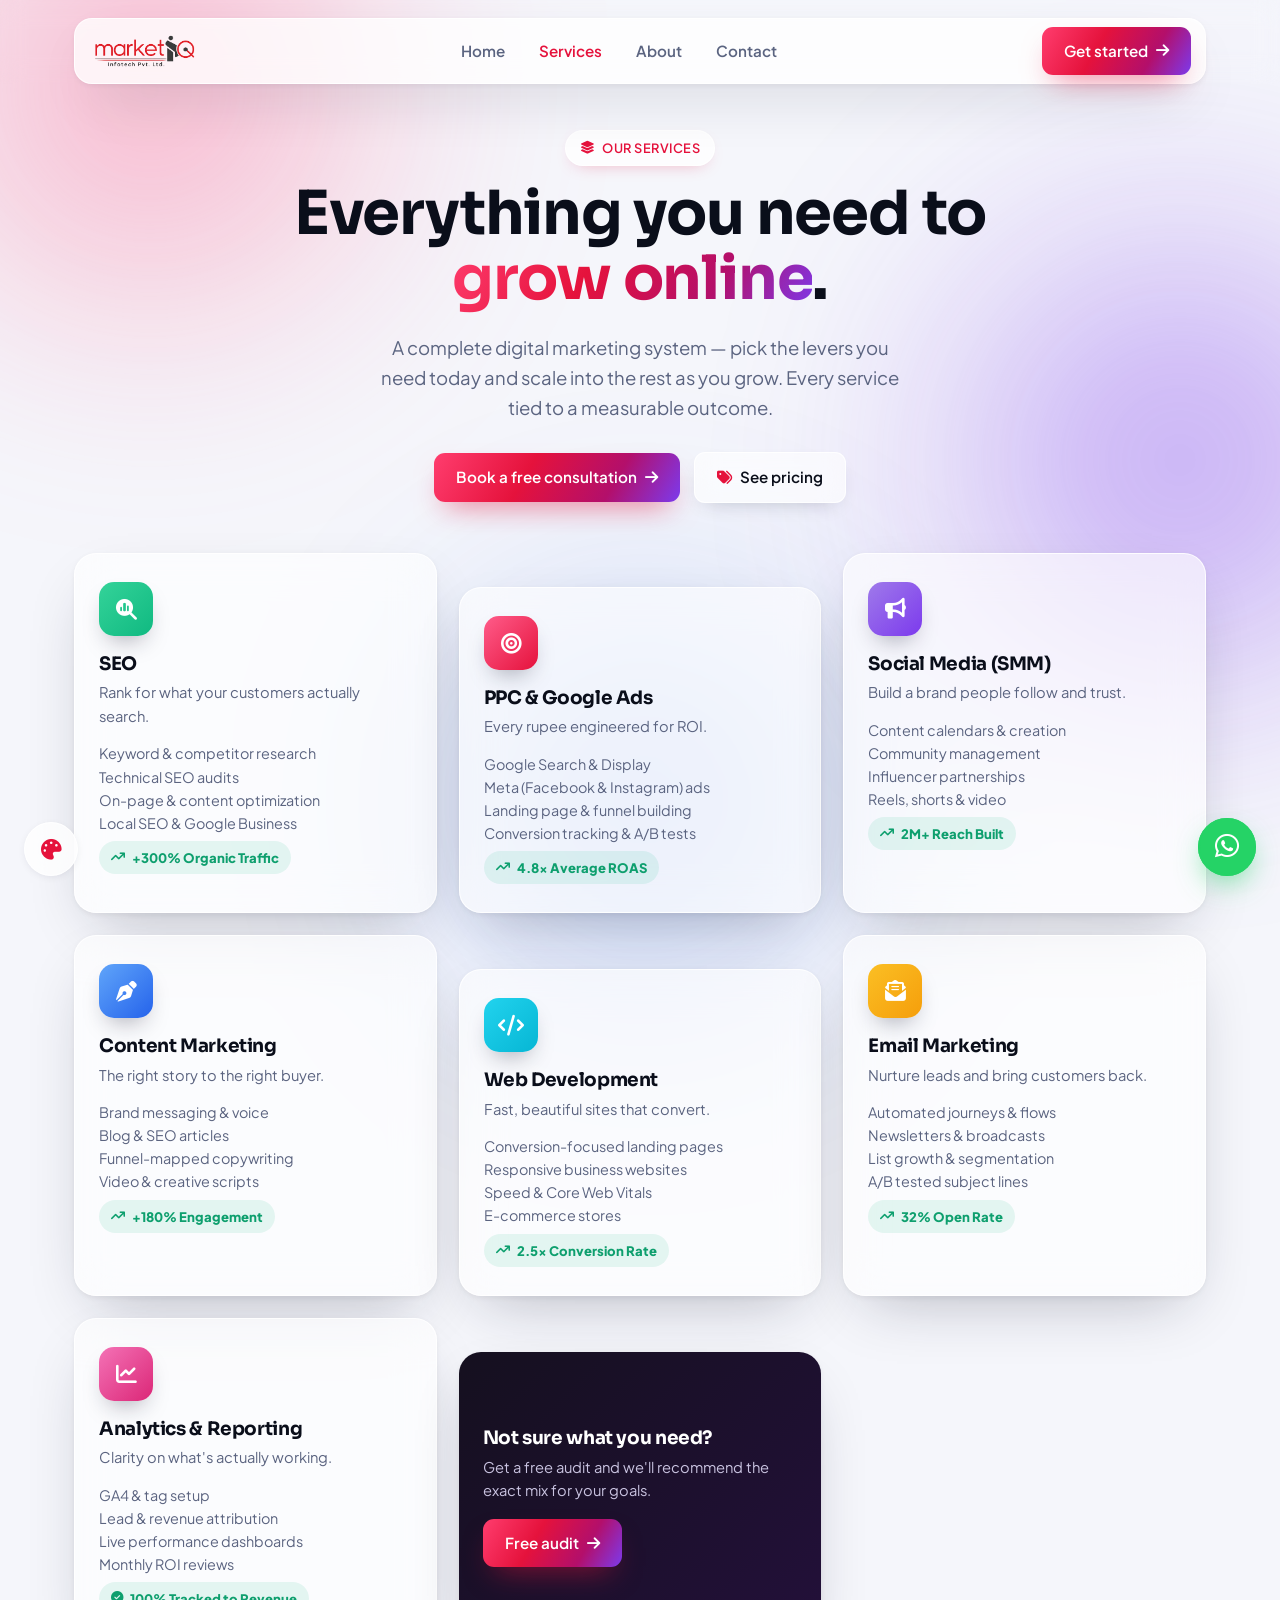
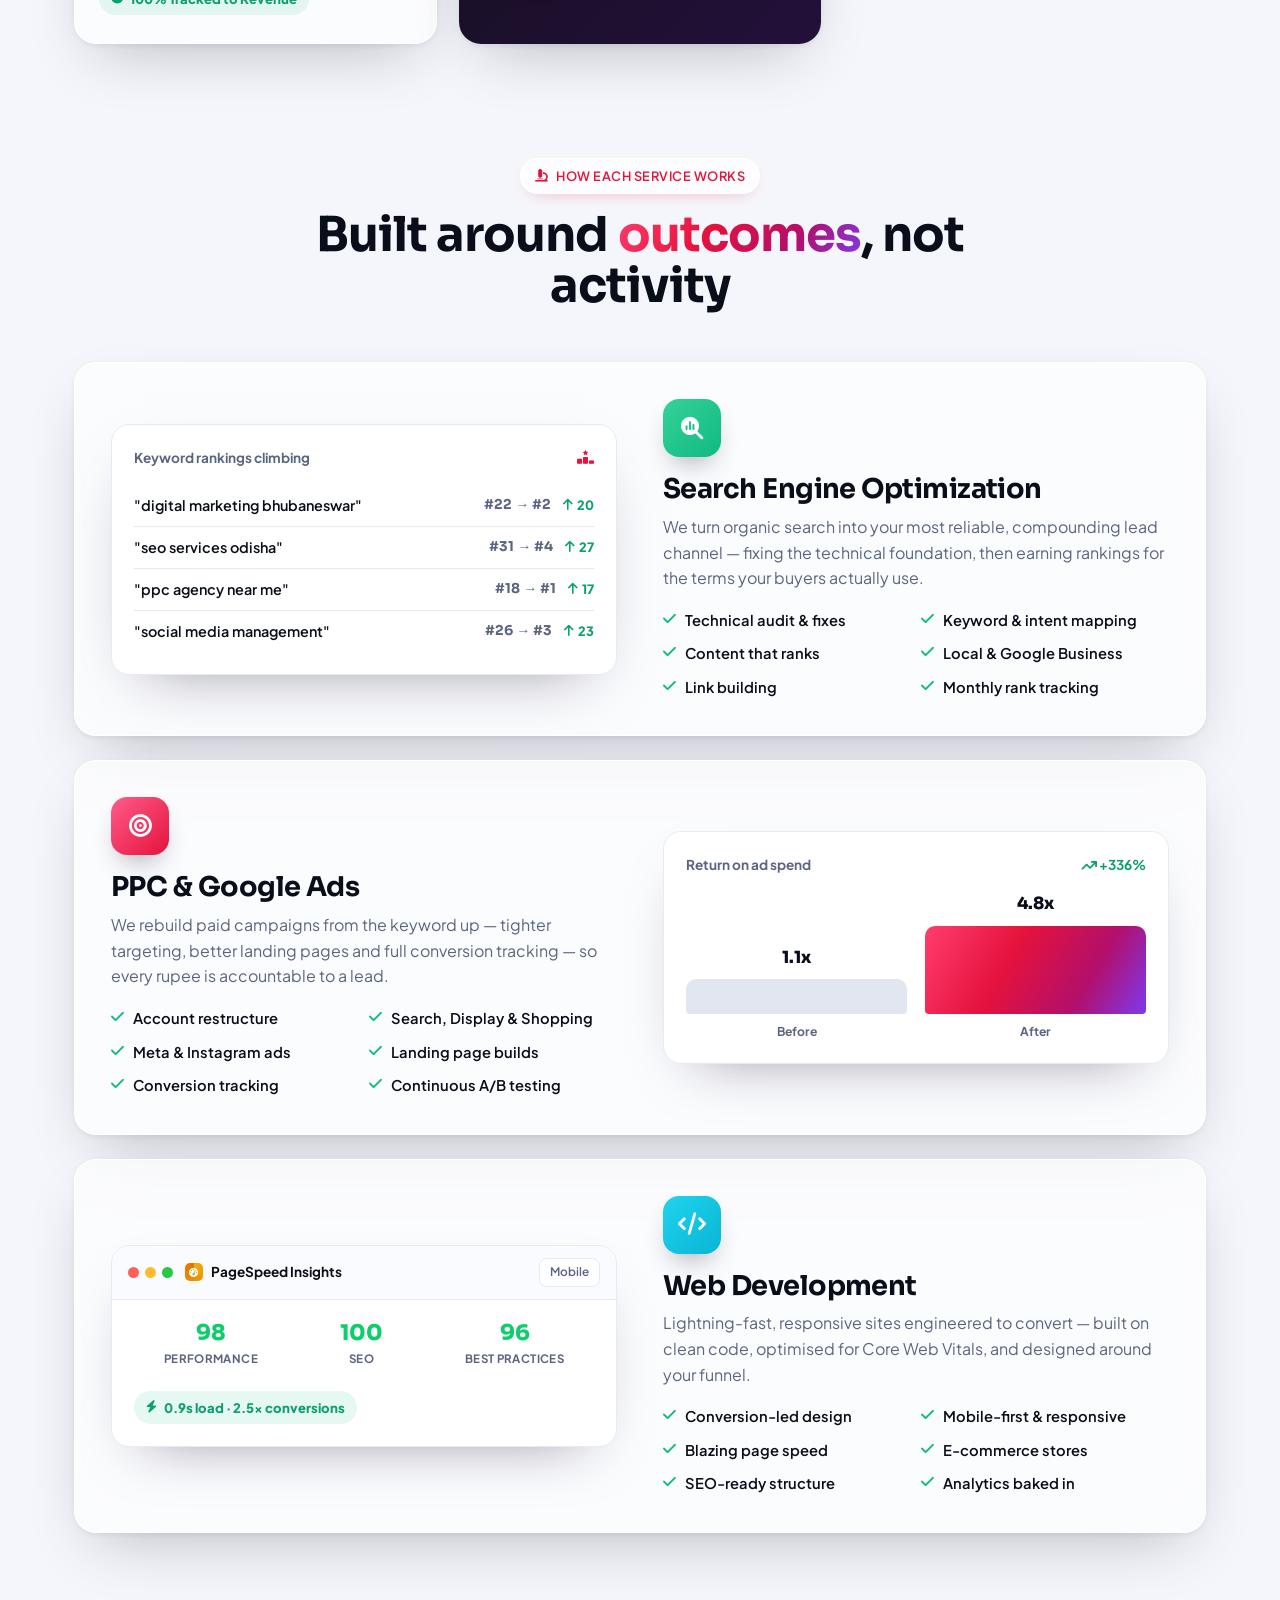
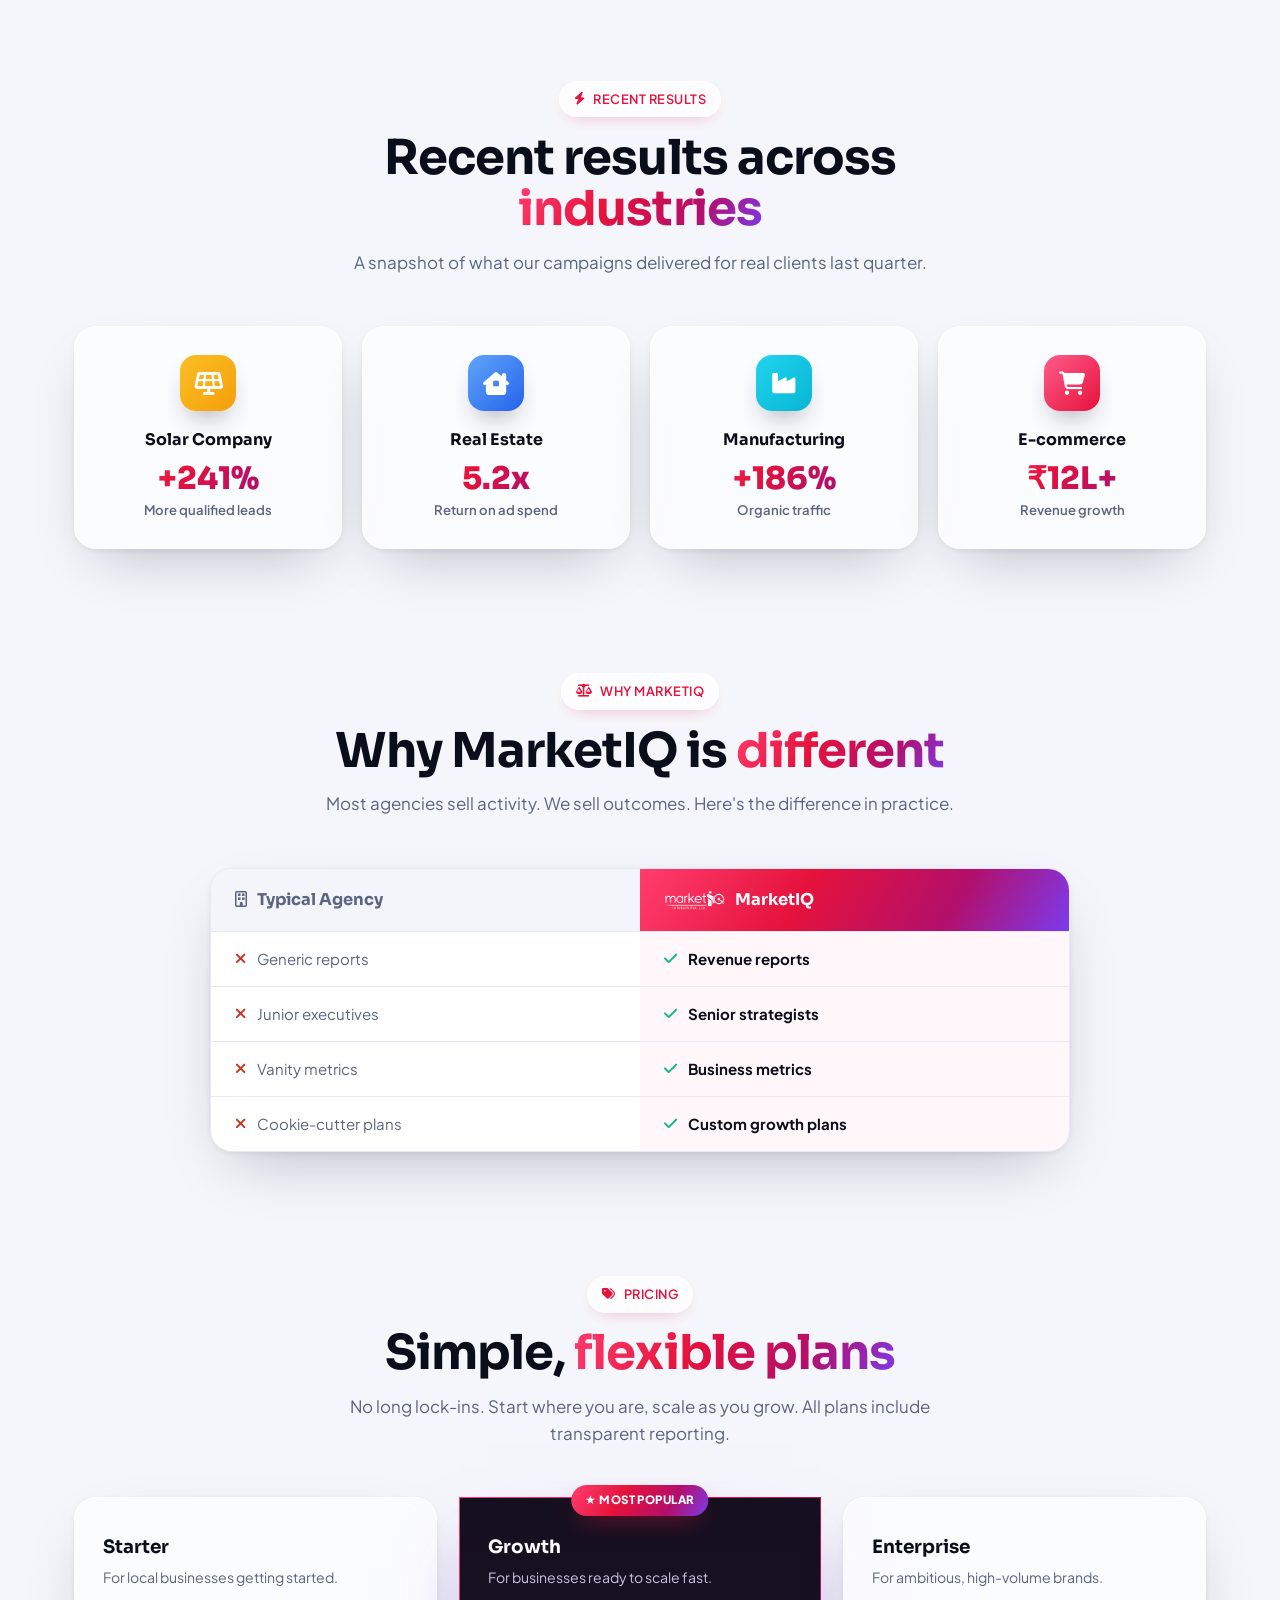
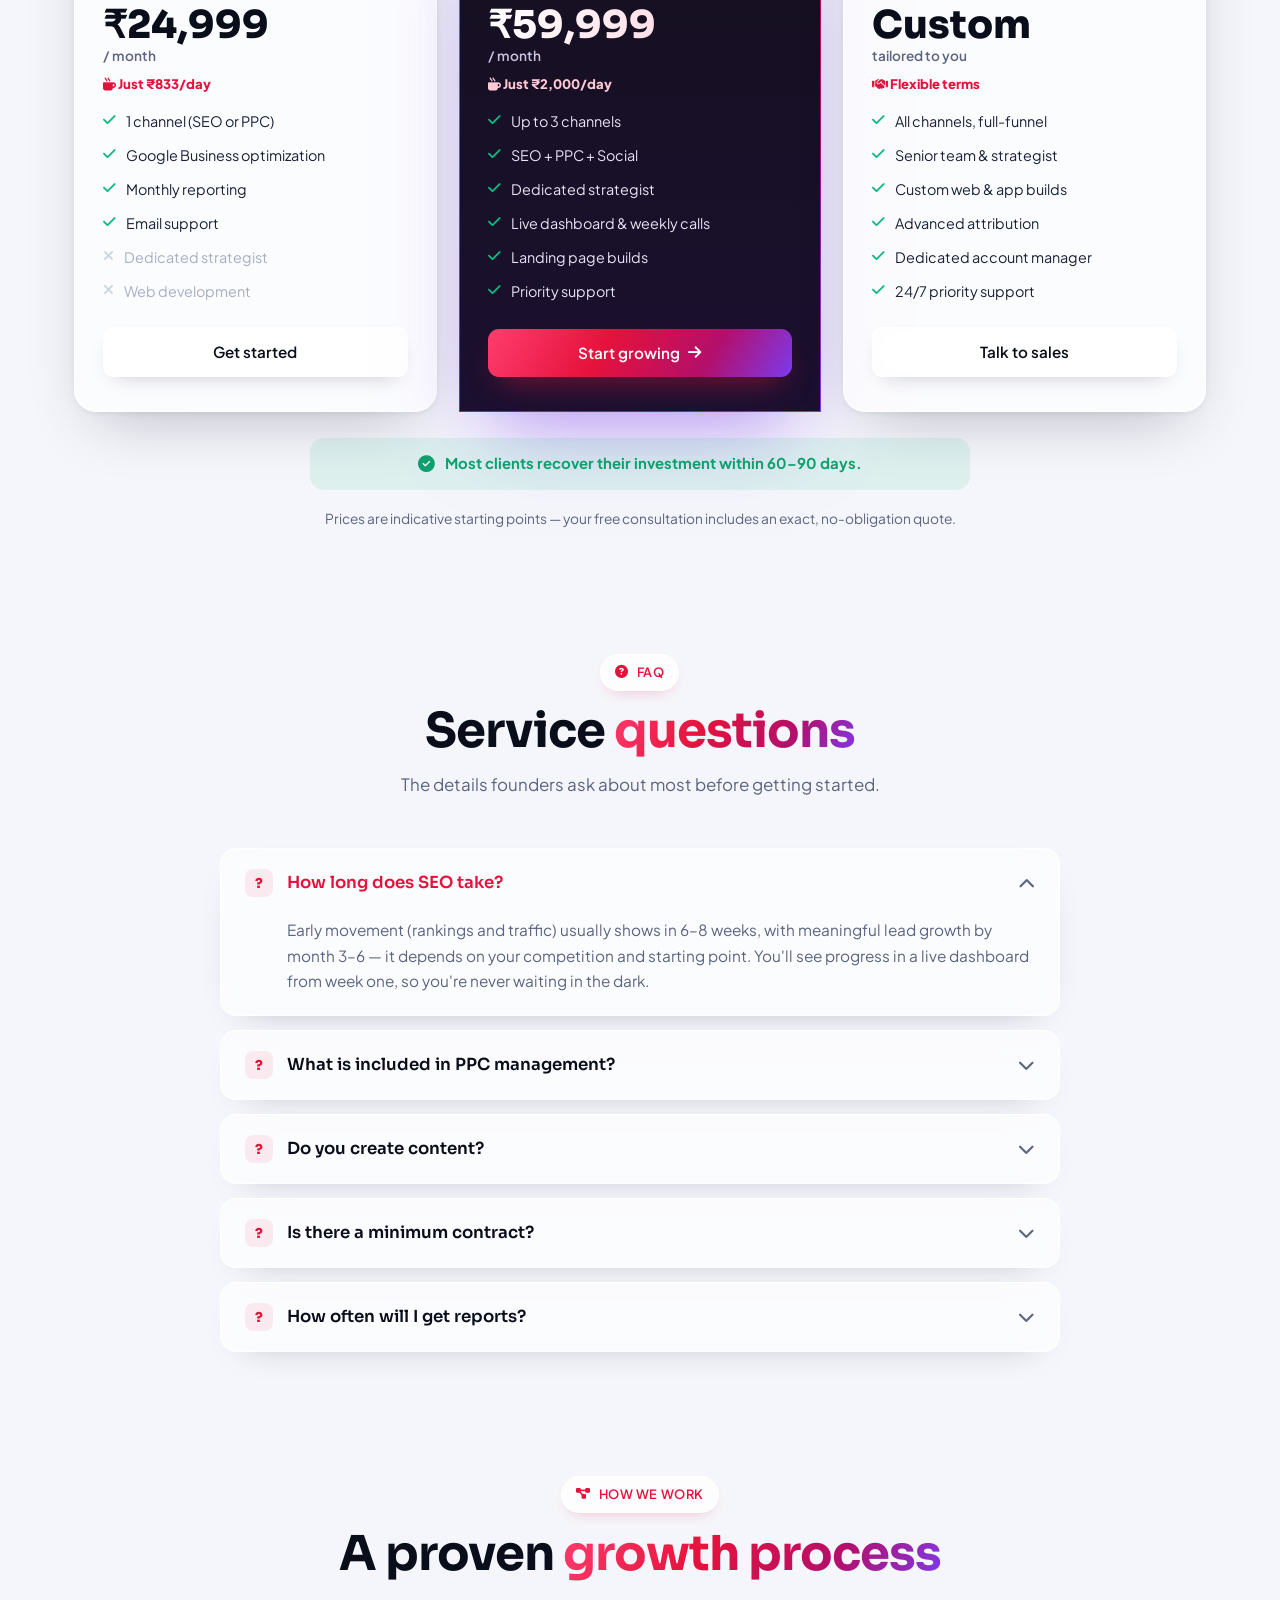
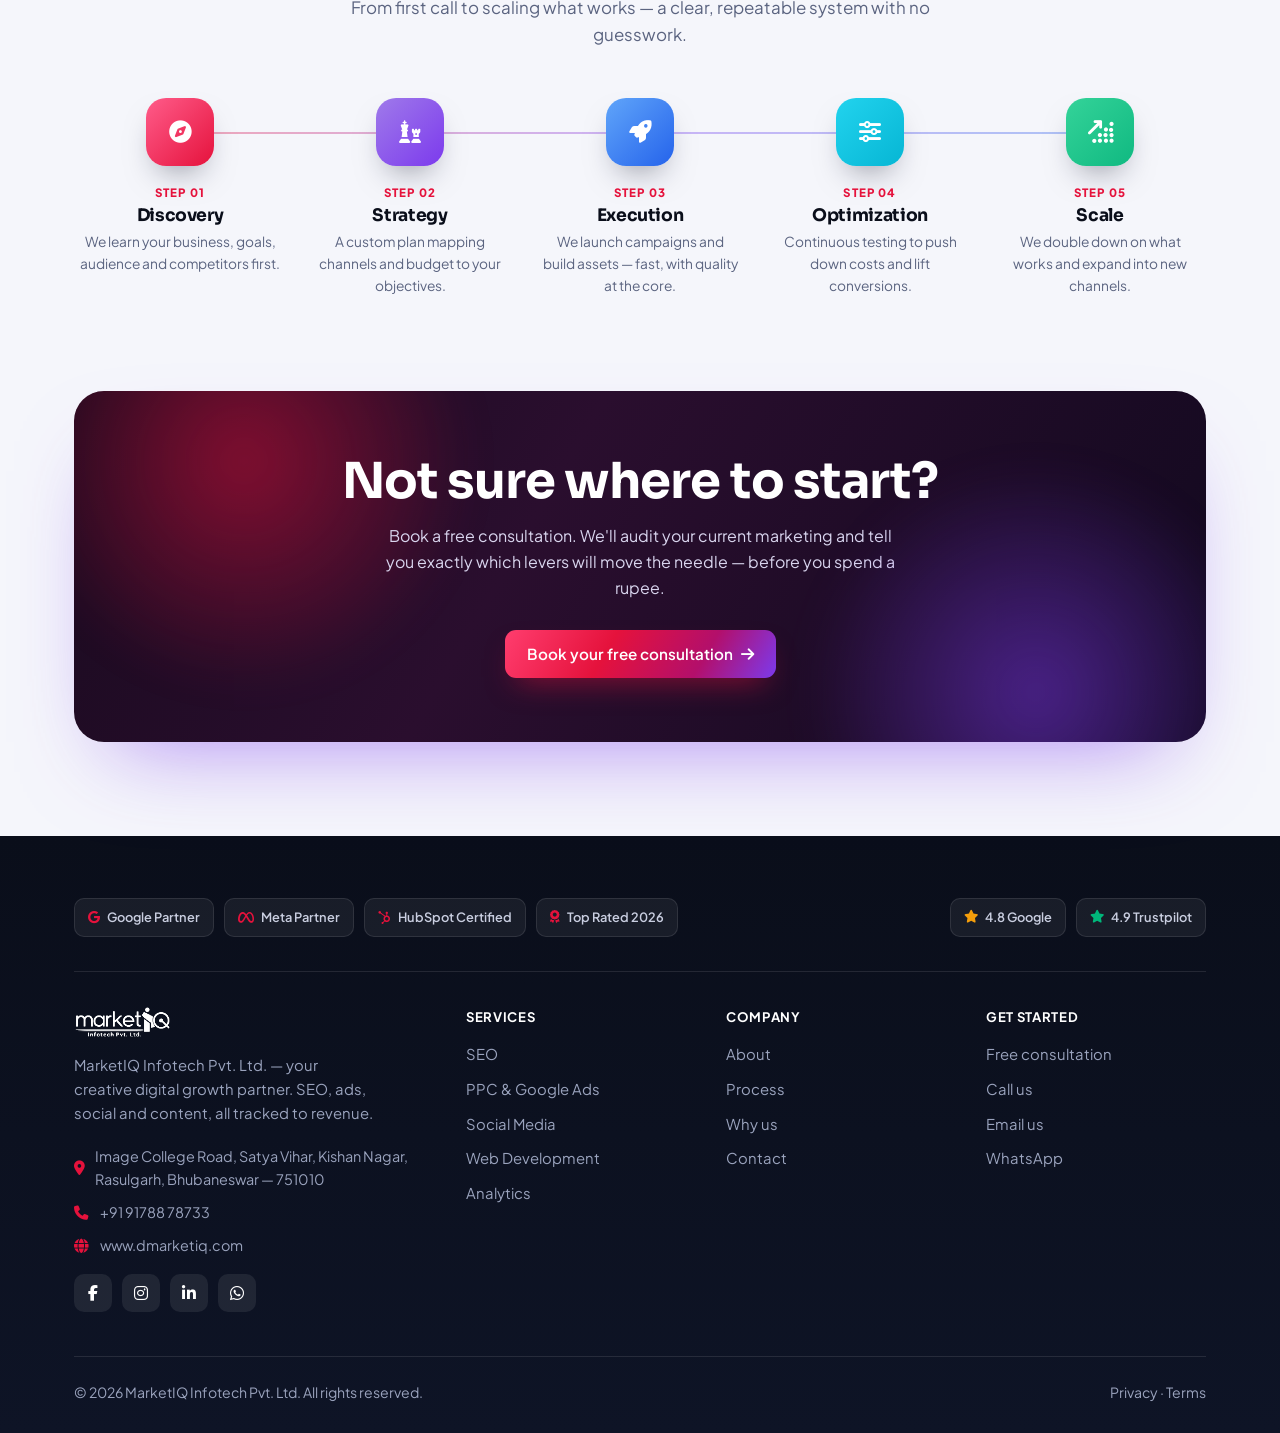
<file: services.html>
<!DOCTYPE html>
<html lang="en">
<head>
<meta charset="UTF-8">
<meta name="viewport" content="width=device-width, initial-scale=1.0">
<script>(function(){try{var t=localStorage.getItem('miq-theme');if(t&&t!=='crimson')document.documentElement.setAttribute('data-theme',t);}catch(e){}})();</script>
<title>Services — MarketIQ Infotech Digital Marketing Agency</title>
<meta name="description" content="Full-service digital marketing from MarketIQ Infotech: SEO, PPC & Google Ads, Social Media, Content, Web Development, Email Marketing and Analytics — all tracked to revenue.">
<link rel="icon" href="images/logo.png">
<link rel="preconnect" href="https://fonts.googleapis.com">
<link rel="preconnect" href="https://fonts.gstatic.com" crossorigin>
<link href="https://fonts.googleapis.com/css2?family=Sora:wght@600;700;800&family=Plus+Jakarta+Sans:wght@400;500;600;700;800&family=Inter:wght@400;600&display=swap" rel="stylesheet">
<link rel="stylesheet" href="css/fa-min.css">
<link rel="stylesheet" href="css/aos.css" media="print" onload="this.media='all'">
<noscript><link rel="stylesheet" href="css/aos.css"></noscript>
<link rel="stylesheet" href="css/style.css">
<link rel="stylesheet" href="css/premium.css">
</head>
<body class="home">

<span class="glow g3"></span>

<!-- NAVBAR -->
<header>
  <div class="wrap">
    <nav>
      <a href="index.html" class="logo"><img src="images/logo.png" alt="MarketIQ Infotech"></a>
      <div class="nav-links">
        <a href="index.html">Home</a>
        <a href="services.html">Services</a>
        <a href="about.html">About</a>
        <a href="contact.html">Contact</a>
      </div>
      <div class="nav-cta">
        <a href="contact.html" class="btn btn-grad">Get started <i class="fa-solid fa-arrow-right"></i></a>
        <button class="menu-btn" aria-label="Menu">
          <svg width="26" height="26" viewBox="0 0 24 24" fill="none" stroke="currentColor" stroke-width="2"><line x1="3" y1="7" x2="21" y2="7"/><line x1="3" y1="12" x2="21" y2="12"/><line x1="3" y1="17" x2="21" y2="17"/></svg>
        </button>
      </div>
    </nav>
  </div>
</header>

<div class="mobile-menu">
  <a href="index.html">Home</a>
  <a href="services.html">Services</a>
  <a href="about.html">About</a>
  <a href="contact.html">Contact</a>
  <a href="contact.html" class="btn btn-grad" style="justify-content:center">Get started</a>
</div>

<!-- ============ PAGE HEAD ============ -->
<section class="hero-px" style="padding-bottom:10px">
  <div class="wrap" style="text-align:center;max-width:760px;margin:0 auto">
    <span class="eyebrow" data-aos="fade-up"><i class="fa-solid fa-layer-group"></i> Our Services</span>
    <h1 data-aos="fade-up" style="font-size:clamp(2.5rem,5vw,3.8rem)">Everything you need to <span class="gt">grow online</span>.</h1>
    <p class="lead" data-aos="fade-up" style="margin:22px auto 30px">A complete digital marketing system — pick the levers you need today and scale into the rest as you grow. Every service tied to a measurable outcome.</p>
    <div class="cta" data-aos="fade-up" style="justify-content:center">
      <a href="contact.html" class="btn btn-grad">Book a free consultation <i class="fa-solid fa-arrow-right"></i></a>
      <a href="#pricing" class="btn btn-glass"><i class="fa-solid fa-tags" style="color:var(--brand)"></i> See pricing</a>
    </div>
  </div>
</section>

<!-- ============ SERVICES GRID ============ -->
<section style="padding-top:40px">
  <div class="wrap">
    <div class="svc-grid">

      <div class="scard glass" data-aos="fade-up">
        <div class="ic ic-green"><i class="fa-solid fa-magnifying-glass-chart"></i></div>
        <h3>SEO</h3>
        <p>Rank for what your customers actually search.</p>
        <ul style="list-style:none;margin-top:14px;font-size:.9rem;color:var(--muted)">
          <li>Keyword &amp; competitor research</li>
          <li>Technical SEO audits</li>
          <li>On-page &amp; content optimization</li>
          <li>Local SEO &amp; Google Business</li>
        </ul>
        <span class="result"><i class="fa-solid fa-arrow-trend-up"></i> +300% Organic Traffic</span>
      </div>

      <div class="scard glass" data-aos="fade-up" data-aos-delay="80">
        <div class="ic ic-rose"><i class="fa-solid fa-bullseye"></i></div>
        <h3>PPC &amp; Google Ads</h3>
        <p>Every rupee engineered for ROI.</p>
        <ul style="list-style:none;margin-top:14px;font-size:.9rem;color:var(--muted)">
          <li>Google Search &amp; Display</li>
          <li>Meta (Facebook &amp; Instagram) ads</li>
          <li>Landing page &amp; funnel building</li>
          <li>Conversion tracking &amp; A/B tests</li>
        </ul>
        <span class="result"><i class="fa-solid fa-arrow-trend-up"></i> 4.8x Average ROAS</span>
      </div>

      <div class="scard glass" data-aos="fade-up" data-aos-delay="160">
        <div class="ic ic-violet"><i class="fa-solid fa-bullhorn"></i></div>
        <h3>Social Media (SMM)</h3>
        <p>Build a brand people follow and trust.</p>
        <ul style="list-style:none;margin-top:14px;font-size:.9rem;color:var(--muted)">
          <li>Content calendars &amp; creation</li>
          <li>Community management</li>
          <li>Influencer partnerships</li>
          <li>Reels, shorts &amp; video</li>
        </ul>
        <span class="result"><i class="fa-solid fa-arrow-trend-up"></i> 2M+ Reach Built</span>
      </div>

      <div class="scard glass" data-aos="fade-up">
        <div class="ic ic-blue"><i class="fa-solid fa-pen-nib"></i></div>
        <h3>Content Marketing</h3>
        <p>The right story to the right buyer.</p>
        <ul style="list-style:none;margin-top:14px;font-size:.9rem;color:var(--muted)">
          <li>Brand messaging &amp; voice</li>
          <li>Blog &amp; SEO articles</li>
          <li>Funnel-mapped copywriting</li>
          <li>Video &amp; creative scripts</li>
        </ul>
        <span class="result"><i class="fa-solid fa-arrow-trend-up"></i> +180% Engagement</span>
      </div>

      <div class="scard glass" data-aos="fade-up" data-aos-delay="80">
        <div class="ic ic-cyan"><i class="fa-solid fa-code"></i></div>
        <h3>Web Development</h3>
        <p>Fast, beautiful sites that convert.</p>
        <ul style="list-style:none;margin-top:14px;font-size:.9rem;color:var(--muted)">
          <li>Conversion-focused landing pages</li>
          <li>Responsive business websites</li>
          <li>Speed &amp; Core Web Vitals</li>
          <li>E-commerce stores</li>
        </ul>
        <span class="result"><i class="fa-solid fa-arrow-trend-up"></i> 2.5x Conversion Rate</span>
      </div>

      <div class="scard glass" data-aos="fade-up" data-aos-delay="160">
        <div class="ic ic-amber"><i class="fa-solid fa-envelope-open-text"></i></div>
        <h3>Email Marketing</h3>
        <p>Nurture leads and bring customers back.</p>
        <ul style="list-style:none;margin-top:14px;font-size:.9rem;color:var(--muted)">
          <li>Automated journeys &amp; flows</li>
          <li>Newsletters &amp; broadcasts</li>
          <li>List growth &amp; segmentation</li>
          <li>A/B tested subject lines</li>
        </ul>
        <span class="result"><i class="fa-solid fa-arrow-trend-up"></i> 32% Open Rate</span>
      </div>

      <div class="scard glass" data-aos="fade-up">
        <div class="ic ic-pink"><i class="fa-solid fa-chart-line"></i></div>
        <h3>Analytics &amp; Reporting</h3>
        <p>Clarity on what's actually working.</p>
        <ul style="list-style:none;margin-top:14px;font-size:.9rem;color:var(--muted)">
          <li>GA4 &amp; tag setup</li>
          <li>Lead &amp; revenue attribution</li>
          <li>Live performance dashboards</li>
          <li>Monthly ROI reviews</li>
        </ul>
        <span class="result"><i class="fa-solid fa-circle-check"></i> 100% Tracked to Revenue</span>
      </div>

      <div class="scard glass" data-aos="fade-up" data-aos-delay="80" style="display:flex;flex-direction:column;justify-content:center;background:linear-gradient(135deg,#15101F,#23103A);color:#fff;border:none">
        <h3 style="color:#fff">Not sure what you need?</h3>
        <p style="color:#C9C3E0">Get a free audit and we'll recommend the exact mix for your goals.</p>
        <a href="contact.html" class="btn btn-grad" style="margin-top:16px;align-self:flex-start">Free audit <i class="fa-solid fa-arrow-right"></i></a>
      </div>

    </div>
  </div>
</section>

<!-- ============ DEEP DIVE ============ -->
<section style="padding-top:30px">
  <div class="wrap">
    <div class="head-px" data-aos="fade-up">
      <span class="eyebrow"><i class="fa-solid fa-microscope"></i> How each service works</span>
      <h2>Built around <span class="gt">outcomes</span>, not activity</h2>
    </div>

    <!-- SEO deep dive -->
    <div class="svc-detail glass" data-aos="fade-up">
      <div>
        <div class="ic ic-green"><i class="fa-solid fa-magnifying-glass-chart"></i></div>
        <h3>Search Engine Optimization</h3>
        <p>We turn organic search into your most reliable, compounding lead channel — fixing the technical foundation, then earning rankings for the terms your buyers actually use.</p>
        <ul>
          <li><i class="fa-solid fa-check"></i> Technical audit &amp; fixes</li>
          <li><i class="fa-solid fa-check"></i> Keyword &amp; intent mapping</li>
          <li><i class="fa-solid fa-check"></i> Content that ranks</li>
          <li><i class="fa-solid fa-check"></i> Local &amp; Google Business</li>
          <li><i class="fa-solid fa-check"></i> Link building</li>
          <li><i class="fa-solid fa-check"></i> Monthly rank tracking</li>
        </ul>
      </div>
      <div class="svc-visual">
        <div class="ba-top"><span>Keyword rankings climbing</span><i class="fa-solid fa-ranking-star" style="color:var(--brand)"></i></div>
        <div class="rank-row"><span class="kw">"digital marketing bhubaneswar"</span><span class="pos">#22 → #2</span><span class="jump"><i class="fa-solid fa-arrow-up"></i> 20</span></div>
        <div class="rank-row"><span class="kw">"seo services odisha"</span><span class="pos">#31 → #4</span><span class="jump"><i class="fa-solid fa-arrow-up"></i> 27</span></div>
        <div class="rank-row"><span class="kw">"ppc agency near me"</span><span class="pos">#18 → #1</span><span class="jump"><i class="fa-solid fa-arrow-up"></i> 17</span></div>
        <div class="rank-row"><span class="kw">"social media management"</span><span class="pos">#26 → #3</span><span class="jump"><i class="fa-solid fa-arrow-up"></i> 23</span></div>
      </div>
    </div>

    <!-- PPC deep dive -->
    <div class="svc-detail glass" data-aos="fade-up">
      <div>
        <div class="ic ic-rose"><i class="fa-solid fa-bullseye"></i></div>
        <h3>PPC &amp; Google Ads</h3>
        <p>We rebuild paid campaigns from the keyword up — tighter targeting, better landing pages and full conversion tracking — so every rupee is accountable to a lead.</p>
        <ul>
          <li><i class="fa-solid fa-check"></i> Account restructure</li>
          <li><i class="fa-solid fa-check"></i> Search, Display &amp; Shopping</li>
          <li><i class="fa-solid fa-check"></i> Meta &amp; Instagram ads</li>
          <li><i class="fa-solid fa-check"></i> Landing page builds</li>
          <li><i class="fa-solid fa-check"></i> Conversion tracking</li>
          <li><i class="fa-solid fa-check"></i> Continuous A/B testing</li>
        </ul>
      </div>
      <div class="svc-visual">
        <div class="ba-top"><span>Return on ad spend</span><span style="color:#0E9F6E"><i class="fa-solid fa-arrow-trend-up"></i> +336%</span></div>
        <div class="ba-bars">
          <div class="ba-col before"><div class="num">1.1x</div><div class="bar" style="height:23%"></div><div class="lbl">Before</div></div>
          <div class="ba-col after"><div class="num">4.8x</div><div class="bar" style="height:100%"></div><div class="lbl">After</div></div>
        </div>
      </div>
    </div>

    <!-- Web deep dive -->
    <div class="svc-detail glass" data-aos="fade-up">
      <div>
        <div class="ic ic-cyan"><i class="fa-solid fa-code"></i></div>
        <h3>Web Development</h3>
        <p>Lightning-fast, responsive sites engineered to convert — built on clean code, optimised for Core Web Vitals, and designed around your funnel.</p>
        <ul>
          <li><i class="fa-solid fa-check"></i> Conversion-led design</li>
          <li><i class="fa-solid fa-check"></i> Mobile-first &amp; responsive</li>
          <li><i class="fa-solid fa-check"></i> Blazing page speed</li>
          <li><i class="fa-solid fa-check"></i> E-commerce stores</li>
          <li><i class="fa-solid fa-check"></i> SEO-ready structure</li>
          <li><i class="fa-solid fa-check"></i> Analytics baked in</li>
        </ul>
      </div>
      <div class="svc-visual">
        <div class="ga-bar" style="margin:-22px -22px 16px;border-radius:18px 18px 0 0">
          <div class="ga-dots"><span></span><span></span><span></span></div>
          <div class="ga-title"><span class="gl"><i class="fa-solid fa-gauge-high"></i></span> PageSpeed Insights</div>
          <span class="ga-date">Mobile</span>
        </div>
        <div class="ga-kpis" style="justify-content:space-around;text-align:center">
          <div class="gk"><div class="gv" style="color:#0CCE6B">98</div><div class="gl2">Performance</div></div>
          <div class="gk"><div class="gv" style="color:#0CCE6B">100</div><div class="gl2">SEO</div></div>
          <div class="gk"><div class="gv" style="color:#0CCE6B">96</div><div class="gl2">Best Practices</div></div>
        </div>
        <div class="result" style="margin-top:16px"><i class="fa-solid fa-bolt"></i> 0.9s load · 2.5x conversions</div>
      </div>
    </div>
  </div>
</section>

<!-- ============ RECENT RESULTS ============ -->
<section style="padding-top:40px">
  <div class="wrap">
    <div class="head-px" data-aos="fade-up">
      <span class="eyebrow"><i class="fa-solid fa-bolt"></i> Recent Results</span>
      <h2>Recent results across <span class="gt">industries</span></h2>
      <p>A snapshot of what our campaigns delivered for real clients last quarter.</p>
    </div>
    <div class="results-grid">
      <div class="rcard glass" data-aos="fade-up">
        <div class="ri ic-amber"><i class="fa-solid fa-solar-panel"></i></div>
        <div class="rk">Solar Company</div>
        <div class="rv">+241%</div>
        <div class="rl">More qualified leads</div>
      </div>
      <div class="rcard glass" data-aos="fade-up" data-aos-delay="80">
        <div class="ri ic-blue"><i class="fa-solid fa-house-chimney-window"></i></div>
        <div class="rk">Real Estate</div>
        <div class="rv">5.2x</div>
        <div class="rl">Return on ad spend</div>
      </div>
      <div class="rcard glass" data-aos="fade-up" data-aos-delay="160">
        <div class="ri ic-cyan"><i class="fa-solid fa-industry"></i></div>
        <div class="rk">Manufacturing</div>
        <div class="rv">+186%</div>
        <div class="rl">Organic traffic</div>
      </div>
      <div class="rcard glass" data-aos="fade-up" data-aos-delay="240">
        <div class="ri ic-rose"><i class="fa-solid fa-cart-shopping"></i></div>
        <div class="rk">E-commerce</div>
        <div class="rv">₹12L+</div>
        <div class="rl">Revenue growth</div>
      </div>
    </div>
  </div>
</section>

<!-- ============ WHY DIFFERENT ============ -->
<section style="padding-top:40px">
  <div class="wrap">
    <div class="head-px" data-aos="fade-up">
      <span class="eyebrow"><i class="fa-solid fa-scale-balanced"></i> Why MarketIQ</span>
      <h2>Why MarketIQ is <span class="gt">different</span></h2>
      <p>Most agencies sell activity. We sell outcomes. Here's the difference in practice.</p>
    </div>
    <div class="vs-table" data-aos="fade-up">
      <div class="vh">
        <div class="vl"><i class="fa-regular fa-building"></i> Typical Agency</div>
        <div class="vrt"><img src="images/logo.png" alt=""> MarketIQ</div>
      </div>
      <div class="vr">
        <div class="vl"><i class="fa-solid fa-xmark"></i> Generic reports</div>
        <div class="vrt"><i class="fa-solid fa-check"></i> Revenue reports</div>
      </div>
      <div class="vr">
        <div class="vl"><i class="fa-solid fa-xmark"></i> Junior executives</div>
        <div class="vrt"><i class="fa-solid fa-check"></i> Senior strategists</div>
      </div>
      <div class="vr">
        <div class="vl"><i class="fa-solid fa-xmark"></i> Vanity metrics</div>
        <div class="vrt"><i class="fa-solid fa-check"></i> Business metrics</div>
      </div>
      <div class="vr">
        <div class="vl"><i class="fa-solid fa-xmark"></i> Cookie-cutter plans</div>
        <div class="vrt"><i class="fa-solid fa-check"></i> Custom growth plans</div>
      </div>
    </div>
  </div>
</section>

<!-- ============ PRICING ============ -->
<section id="pricing" style="padding-top:40px">
  <div class="wrap">
    <div class="head-px" data-aos="fade-up">
      <span class="eyebrow"><i class="fa-solid fa-tags"></i> Pricing</span>
      <h2>Simple, <span class="gt">flexible plans</span></h2>
      <p>No long lock-ins. Start where you are, scale as you grow. All plans include transparent reporting.</p>
    </div>
    <div class="pricing">
      <div class="price-card glass" data-aos="fade-up">
        <div class="pname">Starter</div>
        <div class="pdesc">For local businesses getting started.</div>
        <div class="pamt">₹24,999</div>
        <div class="per">/ month</div>
        <div class="price-day"><i class="fa-solid fa-mug-hot"></i> Just ₹833/day</div>
        <ul>
          <li><i class="fa-solid fa-check"></i> 1 channel (SEO or PPC)</li>
          <li><i class="fa-solid fa-check"></i> Google Business optimization</li>
          <li><i class="fa-solid fa-check"></i> Monthly reporting</li>
          <li><i class="fa-solid fa-check"></i> Email support</li>
          <li class="off"><i class="fa-solid fa-xmark"></i> Dedicated strategist</li>
          <li class="off"><i class="fa-solid fa-xmark"></i> Web development</li>
        </ul>
        <a href="contact.html" class="btn btn-glass">Get started</a>
      </div>

      <div class="price-card feat" data-aos="fade-up" data-aos-delay="80">
        <span class="pop-tag">★ MOST POPULAR</span>
        <div class="pname">Growth</div>
        <div class="pdesc">For businesses ready to scale fast.</div>
        <div class="pamt">₹59,999</div>
        <div class="per">/ month</div>
        <div class="price-day"><i class="fa-solid fa-mug-hot"></i> Just ₹2,000/day</div>
        <ul>
          <li><i class="fa-solid fa-check"></i> Up to 3 channels</li>
          <li><i class="fa-solid fa-check"></i> SEO + PPC + Social</li>
          <li><i class="fa-solid fa-check"></i> Dedicated strategist</li>
          <li><i class="fa-solid fa-check"></i> Live dashboard &amp; weekly calls</li>
          <li><i class="fa-solid fa-check"></i> Landing page builds</li>
          <li><i class="fa-solid fa-check"></i> Priority support</li>
        </ul>
        <a href="contact.html" class="btn btn-grad">Start growing <i class="fa-solid fa-arrow-right"></i></a>
      </div>

      <div class="price-card glass" data-aos="fade-up" data-aos-delay="160">
        <div class="pname">Enterprise</div>
        <div class="pdesc">For ambitious, high-volume brands.</div>
        <div class="pamt">Custom</div>
        <div class="per">tailored to you</div>
        <div class="price-day"><i class="fa-solid fa-handshake"></i> Flexible terms</div>
        <ul>
          <li><i class="fa-solid fa-check"></i> All channels, full-funnel</li>
          <li><i class="fa-solid fa-check"></i> Senior team &amp; strategist</li>
          <li><i class="fa-solid fa-check"></i> Custom web &amp; app builds</li>
          <li><i class="fa-solid fa-check"></i> Advanced attribution</li>
          <li><i class="fa-solid fa-check"></i> Dedicated account manager</li>
          <li><i class="fa-solid fa-check"></i> 24/7 priority support</li>
        </ul>
        <a href="contact.html" class="btn btn-glass">Talk to sales</a>
      </div>
    </div>
    <div class="price-reassure" data-aos="fade-up"><i class="fa-solid fa-circle-check"></i> Most clients recover their investment within 60–90 days.</div>
    <p style="text-align:center;color:var(--muted);font-size:.86rem;margin-top:18px">Prices are indicative starting points — your free consultation includes an exact, no-obligation quote.</p>
  </div>
</section>

<!-- ============ FAQ ============ -->
<section id="faq" style="padding-top:40px">
  <div class="wrap">
    <div class="head-px" data-aos="fade-up">
      <span class="eyebrow"><i class="fa-solid fa-circle-question"></i> FAQ</span>
      <h2>Service <span class="gt">questions</span></h2>
      <p>The details founders ask about most before getting started.</p>
    </div>
    <div class="faq-list">
      <details class="faq-item" data-aos="fade-up" open>
        <summary><span class="qn">?</span> How long does SEO take? <i class="fa-solid fa-chevron-down chev"></i></summary>
        <div class="ans">Early movement (rankings and traffic) usually shows in 6–8 weeks, with meaningful lead growth by month 3–6 — it depends on your competition and starting point. You'll see progress in a live dashboard from week one, so you're never waiting in the dark.</div>
      </details>
      <details class="faq-item" data-aos="fade-up">
        <summary><span class="qn">?</span> What is included in PPC management? <i class="fa-solid fa-chevron-down chev"></i></summary>
        <div class="ans">Everything to make paid ads profitable: account restructure, keyword and audience targeting, ad creative, landing pages, conversion tracking, and continuous A/B testing — plus transparent reporting with no markup on your ad spend.</div>
      </details>
      <details class="faq-item" data-aos="fade-up">
        <summary><span class="qn">?</span> Do you create content? <i class="fa-solid fa-chevron-down chev"></i></summary>
        <div class="ans">Yes — content is core to what we do. Blog and SEO articles, ad creative, social posts, reels and video scripts, email copy and landing-page copywriting, all mapped to your funnel and brand voice.</div>
      </details>
      <details class="faq-item" data-aos="fade-up">
        <summary><span class="qn">?</span> Is there a minimum contract? <i class="fa-solid fa-chevron-down chev"></i></summary>
        <div class="ans">We work on flexible, performance-based plans with no long lock-ins. We typically recommend a 3-month runway so strategies have time to compound — but most clients stay because of results, not contracts (94% retention).</div>
      </details>
      <details class="faq-item" data-aos="fade-up">
        <summary><span class="qn">?</span> How often will I get reports? <i class="fa-solid fa-chevron-down chev"></i></summary>
        <div class="ans">You get a live dashboard updated in real time, plus a clear monthly review call covering leads, costs and ROI. Growth-plan clients also get weekly check-ins with their dedicated strategist.</div>
      </details>
    </div>
  </div>
</section>

<!-- ============ PROCESS ============ -->
<section id="process" style="padding-top:40px">
  <div class="wrap">
    <div class="head-px" data-aos="fade-up">
      <span class="eyebrow"><i class="fa-solid fa-diagram-project"></i> How We Work</span>
      <h2>A proven <span class="gt">growth process</span></h2>
      <p>From first call to scaling what works — a clear, repeatable system with no guesswork.</p>
    </div>
    <div class="timeline">
      <div class="tl-step" data-aos="fade-up"><div class="tl-node ic-rose"><i class="fa-solid fa-compass"></i></div><div class="no">STEP 01</div><h3>Discovery</h3><p>We learn your business, goals, audience and competitors first.</p></div>
      <div class="tl-step" data-aos="fade-up" data-aos-delay="80"><div class="tl-node ic-violet"><i class="fa-solid fa-chess"></i></div><div class="no">STEP 02</div><h3>Strategy</h3><p>A custom plan mapping channels and budget to your objectives.</p></div>
      <div class="tl-step" data-aos="fade-up" data-aos-delay="160"><div class="tl-node ic-blue"><i class="fa-solid fa-rocket"></i></div><div class="no">STEP 03</div><h3>Execution</h3><p>We launch campaigns and build assets — fast, with quality at the core.</p></div>
      <div class="tl-step" data-aos="fade-up" data-aos-delay="240"><div class="tl-node ic-cyan"><i class="fa-solid fa-sliders"></i></div><div class="no">STEP 04</div><h3>Optimization</h3><p>Continuous testing to push down costs and lift conversions.</p></div>
      <div class="tl-step" data-aos="fade-up" data-aos-delay="320"><div class="tl-node ic-green"><i class="fa-solid fa-arrow-up-right-dots"></i></div><div class="no">STEP 05</div><h3>Scale</h3><p>We double down on what works and expand into new channels.</p></div>
    </div>
  </div>
</section>

<!-- ============ CTA ============ -->
<section style="padding-top:10px">
  <div class="wrap">
    <div class="cta-px" data-aos="zoom-in">
      <h2>Not sure where to start?</h2>
      <p>Book a free consultation. We'll audit your current marketing and tell you exactly which levers will move the needle — before you spend a rupee.</p>
      <a href="contact.html" class="btn btn-grad">Book your free consultation <i class="fa-solid fa-arrow-right"></i></a>
    </div>
  </div>
</section>

<!-- ============ FOOTER ============ -->
<footer>
  <div class="wrap">
    <div class="foot-top">
      <div class="mini-badges">
        <span><i class="fa-brands fa-google"></i> Google Partner</span>
        <span><i class="fa-brands fa-meta"></i> Meta Partner</span>
        <span><i class="fa-brands fa-hubspot"></i> HubSpot Certified</span>
        <span><i class="fa-solid fa-award"></i> Top Rated 2026</span>
      </div>
      <div class="mini-badges">
        <span><i class="fa-solid fa-star" style="color:var(--amber)"></i> 4.8 Google</span>
        <span><i class="fa-solid fa-star" style="color:#00B67A"></i> 4.9 Trustpilot</span>
      </div>
    </div>
    <div class="foot-grid">
      <div class="foot-brand">
        <a href="index.html" class="logo"><img src="images/logo.png" alt="MarketIQ Infotech"></a>
        <p>MarketIQ Infotech Pvt. Ltd. — your creative digital growth partner. SEO, ads, social and content, all tracked to revenue.</p>
        <div class="contact-line"><i class="fa-solid fa-location-dot"></i> Image College Road, Satya Vihar, Kishan Nagar, Rasulgarh, Bhubaneswar — 751010</div>
        <div class="contact-line"><i class="fa-solid fa-phone"></i> <a href="tel:+919178878733" style="color:inherit">+91 91788 78733</a></div>
        <div class="contact-line"><i class="fa-solid fa-globe"></i> <a href="https://www.dmarketiq.com" style="color:inherit">www.dmarketiq.com</a></div>
        <div class="socials" style="margin-top:16px">
          <a href="https://www.facebook.com/profile.php?id=61552348299739" aria-label="Facebook"><i class="fa-brands fa-facebook-f"></i></a>
          <a href="#" aria-label="Instagram"><i class="fa-brands fa-instagram"></i></a>
          <a href="#" aria-label="LinkedIn"><i class="fa-brands fa-linkedin-in"></i></a>
          <a href="https://wa.me/919178878733" aria-label="WhatsApp"><i class="fa-brands fa-whatsapp"></i></a>
        </div>
      </div>
      <div class="foot-col">
        <h5>Services</h5>
        <a href="services.html">SEO</a>
        <a href="services.html">PPC &amp; Google Ads</a>
        <a href="services.html">Social Media</a>
        <a href="services.html">Web Development</a>
        <a href="services.html">Analytics</a>
      </div>
      <div class="foot-col">
        <h5>Company</h5>
        <a href="about.html">About</a>
        <a href="index.html#process">Process</a>
        <a href="index.html#why">Why us</a>
        <a href="contact.html">Contact</a>
      </div>
      <div class="foot-col">
        <h5>Get started</h5>
        <a href="contact.html">Free consultation</a>
        <a href="tel:+919178878733">Call us</a>
        <a href="mailto:contactmarketiq@gmail.com">Email us</a>
        <a href="https://wa.me/919178878733">WhatsApp</a>
      </div>
    </div>
    <div class="foot-bottom">
      <span>© 2026 MarketIQ Infotech Pvt. Ltd. All rights reserved.</span>
      <span>Privacy · Terms</span>
    </div>
  </div>
</footer>

<!-- Theme switcher -->
<div class="theme-panel">
  <h6><i class="fa-solid fa-palette"></i> Choose a theme</h6>
  <div class="theme-opts">
    <div class="theme-opt" data-theme="crimson"><div class="sw" style="background:linear-gradient(135deg,#FF3D6E,#E5123C 55%,#7C3AED)"></div><span>Crimson</span></div>
    <div class="theme-opt" data-theme="emerald"><div class="sw" style="background:linear-gradient(135deg,#059669,#06B6D4)"></div><span>Emerald</span></div>
    <div class="theme-opt" data-theme="purple"><div class="sw" style="background:linear-gradient(135deg,#6D28D9,#EC4899)"></div><span>Purple</span></div>
    <div class="theme-opt" data-theme="ocean"><div class="sw" style="background:linear-gradient(135deg,#2563EB,#06B6D4)"></div><span>Ocean</span></div>
  </div>
</div>
<button class="theme-fab" aria-label="Change theme"><i class="fa-solid fa-palette"></i></button>

<!-- WhatsApp floating button -->
<a href="https://wa.me/919178878733?text=Hi%20MarketIQ%2C%20I'd%20like%20a%20free%20consultation" class="wa-float" aria-label="Chat on WhatsApp" target="_blank" rel="noopener"><i class="fa-brands fa-whatsapp"></i></a>

<script defer src="js/aos.js"></script>
<script defer src="js/main.js"></script>
</body>
</html>
</file>
<file: css/fa-min.css>
/* Font Awesome 6.5.2 — SUBSET (only icons used on this site). Self-hosted. */
@font-face{font-family:"Font Awesome 6 Free";font-style:normal;font-weight:900;font-display:block;src:url(../fonts/fa-solid-900.woff2) format("woff2")}
@font-face{font-family:"Font Awesome 6 Brands";font-style:normal;font-weight:400;font-display:block;src:url(../fonts/fa-brands-400.woff2) format("woff2")}
@font-face{font-family:"Font Awesome 6 Free";font-style:normal;font-weight:400;font-display:block;src:url(../fonts/fa-regular-400.woff2) format("woff2")}
.fa-solid,.fas,.fa-regular,.far{font-family:"Font Awesome 6 Free"}.fa-solid,.fas{font-weight:900}.fa-regular,.far{font-weight:400}.fa-brands,.fab{font-family:"Font Awesome 6 Brands";font-weight:400}.fa,.fas,.far,.fab,.fa-solid,.fa-regular,.fa-brands,[class^="fa-"],[class*=" fa-"]{-moz-osx-font-smoothing:grayscale;-webkit-font-smoothing:antialiased;display:inline-block;font-style:normal;font-variant:normal;line-height:1;text-rendering:auto}
.fa-arrow-right::before{content:"\f061"}
.fa-arrow-trend-up::before{content:"\e098"}
.fa-arrow-up::before{content:"\f062"}
.fa-arrow-up-right-dots::before{content:"\e4b7"}
.fa-award::before{content:"\f559"}
.fa-bolt::before{content:"\f0e7"}
.fa-building-circle-arrow-right::before{content:"\e4d1"}
.fa-bullhorn::before{content:"\f0a1"}
.fa-bullseye::before{content:"\f140"}
.fa-calendar-check::before{content:"\f274"}
.fa-cart-shopping::before{content:"\f07a"}
.fa-champagne-glasses::before{content:"\f79f"}
.fa-chart-area::before{content:"\f1fe"}
.fa-chart-column::before{content:"\e0e3"}
.fa-chart-line::before{content:"\f201"}
.fa-check::before{content:"\f00c"}
.fa-chess::before{content:"\f439"}
.fa-chevron-down::before{content:"\f078"}
.fa-circle::before{content:"\f111"}
.fa-circle-check::before{content:"\f058"}
.fa-circle-info::before{content:"\f05a"}
.fa-circle-question::before{content:"\f059"}
.fa-clock::before{content:"\f017"}
.fa-cloud::before{content:"\f0c2"}
.fa-code::before{content:"\f121"}
.fa-compass::before{content:"\f14e"}
.fa-diagram-project::before{content:"\f542"}
.fa-envelope::before{content:"\f0e0"}
.fa-envelope-open-text::before{content:"\f658"}
.fa-feather::before{content:"\f52d"}
.fa-gauge-high::before{content:"\f625"}
.fa-gift::before{content:"\f06b"}
.fa-globe::before{content:"\f0ac"}
.fa-graduation-cap::before{content:"\f19d"}
.fa-handshake::before{content:"\f2b5"}
.fa-handshake-angle::before{content:"\f4c4"}
.fa-headset::before{content:"\f590"}
.fa-heart::before{content:"\f004"}
.fa-heart-pulse::before{content:"\f21e"}
.fa-house-chimney-window::before{content:"\e00d"}
.fa-indian-rupee-sign::before{content:"\e1bc"}
.fa-industry::before{content:"\f275"}
.fa-laptop-code::before{content:"\f5fc"}
.fa-layer-group::before{content:"\f5fd"}
.fa-lightbulb::before{content:"\f0eb"}
.fa-location-dot::before{content:"\f3c5"}
.fa-magnifying-glass-chart::before{content:"\e522"}
.fa-map-location-dot::before{content:"\f5a0"}
.fa-microscope::before{content:"\f610"}
.fa-mug-hot::before{content:"\f7b6"}
.fa-mug-saucer::before{content:"\f0f4"}
.fa-palette::before{content:"\f53f"}
.fa-paper-plane::before{content:"\f1d8"}
.fa-pen-nib::before{content:"\f5ad"}
.fa-people-group::before{content:"\e533"}
.fa-phone::before{content:"\f095"}
.fa-play::before{content:"\f04b"}
.fa-quote-left::before{content:"\f10d"}
.fa-ranking-star::before{content:"\e561"}
.fa-rocket::before{content:"\f135"}
.fa-scale-balanced::before{content:"\f24e"}
.fa-shield-halved::before{content:"\f3ed"}
.fa-sliders::before{content:"\f1de"}
.fa-solar-panel::before{content:"\f5ba"}
.fa-star::before{content:"\f005"}
.fa-store::before{content:"\f54e"}
.fa-tags::before{content:"\f02c"}
.fa-timeline::before{content:"\e29c"}
.fa-trophy::before{content:"\f091"}
.fa-user-group::before{content:"\f500"}
.fa-users::before{content:"\f0c0"}
.fa-video::before{content:"\f03d"}
.fa-xmark::before{content:"\f00d"}
.fa-facebook-f::before{content:"\f39e"}
.fa-google::before{content:"\f1a0"}
.fa-hubspot::before{content:"\f3b2"}
.fa-instagram::before{content:"\f16d"}
.fa-linkedin::before{content:"\f08c"}
.fa-linkedin-in::before{content:"\f0e1"}
.fa-meta::before{content:"\e49b"}
.fa-whatsapp::before{content:"\f232"}
.fa-x-twitter::before{content:"\e61b"}
.fa-youtube::before{content:"\f167"}
.fa-building::before{content:"\f1ad"}
</file>
<file: css/style.css>
/* ============================================
   Market IQ — Shared Stylesheet
   Pure CSS, no frameworks. Fast & lightweight.
   ============================================ */

:root{
  --cloud:#F6F8FD;
  --paper:#FFFFFF;
  --ink:#16203A;
  --indigo:#3B5BFF;
  --indigo-soft:#E6ECFF;
  --coral:#FF6B5B;
  --mint:#1FC79A;
  --violet:#7C5BFF;
  --mute:#6A748F;
  --line:#E7ECF6;
  --shadow:0 18px 50px -20px rgba(22,32,58,.25);
  --radius:18px;
}

*{margin:0;padding:0;box-sizing:border-box}
html{scroll-behavior:smooth}
body{font-family:'Inter',system-ui,sans-serif;background:var(--cloud);color:var(--ink);line-height:1.6;-webkit-font-smoothing:antialiased}
.wrap{max-width:1180px;margin:0 auto;padding:0 24px}
h1,h2,h3{font-family:'Fraunces',Georgia,serif;line-height:1.08;letter-spacing:-.01em}
a{text-decoration:none;color:inherit}
img{max-width:100%;display:block}
svg{display:block}

/* ---------- BUTTONS ---------- */
.btn{display:inline-flex;align-items:center;gap:8px;font-weight:600;border-radius:11px;padding:12px 22px;font-size:.95rem;cursor:pointer;border:none;transition:transform .15s ease,box-shadow .2s;font-family:inherit}
.btn-primary{background:var(--ink);color:#fff}
.btn-primary:hover{transform:translateY(-2px);box-shadow:0 12px 28px -12px rgba(22,32,58,.55)}
.btn-coral{background:var(--coral);color:#fff}
.btn-coral:hover{transform:translateY(-2px);box-shadow:0 14px 30px -12px rgba(255,107,91,.6)}
.btn-ghost{background:var(--paper);border:1px solid var(--line);color:var(--ink)}
.btn-ghost:hover{transform:translateY(-2px);box-shadow:var(--shadow)}

/* ---------- NAVBAR ---------- */
header{position:sticky;top:0;z-index:50;background:rgba(246,248,253,.82);backdrop-filter:blur(12px);border-bottom:1px solid var(--line)}
nav{display:flex;align-items:center;justify-content:space-between;height:72px}
.logo{display:flex;align-items:center;gap:10px;font-family:'Fraunces',serif;font-weight:700;font-size:1.3rem}
.logo .mark{width:34px;height:34px;border-radius:9px;background:linear-gradient(135deg,var(--indigo),var(--coral));display:grid;place-items:center;color:#fff;font-family:'Inter';font-weight:700;font-size:.95rem}
.nav-links{display:flex;gap:34px;font-weight:500;font-size:.95rem;color:var(--mute)}
.nav-links a{transition:color .2s}
.nav-links a:hover,.nav-links a.active{color:var(--indigo)}
.nav-cta{display:flex;align-items:center;gap:18px}
.menu-btn{display:none;background:none;border:none;cursor:pointer;color:var(--ink)}

/* mobile drawer */
.mobile-menu{display:none;position:fixed;inset:72px 0 0;background:var(--cloud);z-index:49;padding:30px 24px;flex-direction:column;gap:6px}
.mobile-menu.open{display:flex}
.mobile-menu a{padding:14px 4px;font-size:1.1rem;font-weight:600;border-bottom:1px solid var(--line)}
.mobile-menu .btn{margin-top:18px;justify-content:center}

/* ---------- SECTIONS ---------- */
section{padding:84px 0}
.sec-head{max-width:640px;margin:0 auto 54px;text-align:center}
.eyebrow{display:inline-flex;align-items:center;gap:8px;background:var(--indigo-soft);color:var(--indigo);font-weight:600;font-size:.8rem;letter-spacing:.04em;text-transform:uppercase;padding:7px 14px;border-radius:99px;margin-bottom:16px}
.sec-head h2{font-size:clamp(2rem,3.6vw,2.8rem);font-weight:600}
.sec-head p{color:var(--mute);margin-top:14px;font-size:1.05rem}

/* ---------- HERO ---------- */
.hero{padding:88px 0 60px;overflow:hidden}
.hero-grid{display:grid;grid-template-columns:1.05fr .95fr;gap:56px;align-items:center}
.hero h1{font-size:clamp(2.6rem,5.2vw,4rem);font-weight:600}
.hero h1 em{font-style:italic;color:var(--indigo)}
.hero p.lead{font-size:1.13rem;color:var(--mute);margin:22px 0 30px;max-width:500px}
.hero-cta{display:flex;gap:14px;flex-wrap:wrap;align-items:center}
.trust{margin-top:30px;display:flex;align-items:center;gap:14px;color:var(--mute);font-size:.9rem}
.stars{color:var(--coral);letter-spacing:2px}
.hero-visual{position:relative}
.panel{background:var(--paper);border:1px solid var(--line);border-radius:20px;box-shadow:var(--shadow);padding:26px}
.panel h4{font-family:'Inter';font-weight:600;font-size:.95rem;color:var(--mute);margin-bottom:18px;display:flex;justify-content:space-between}
.bars{display:flex;align-items:flex-end;gap:11px;height:120px}
.bars span{flex:1;border-radius:7px 7px 3px 3px;background:var(--indigo-soft)}
.bars span:nth-child(2){background:var(--indigo)}
.bars span:nth-child(4){background:var(--coral)}
.bars span:nth-child(5){background:var(--mint)}
.float-card{position:absolute;background:var(--paper);border:1px solid var(--line);border-radius:15px;box-shadow:var(--shadow);padding:14px 18px;display:flex;align-items:center;gap:12px;font-weight:600;font-size:.9rem}
.fc-top{top:-22px;right:-10px}
.fc-bot{bottom:-24px;left:-18px}
.pill-ic{width:38px;height:38px;border-radius:10px;display:grid;place-items:center;color:#fff;flex:none}

/* ---------- ORIGIN ---------- */
.origin{padding:30px 0 0}
.origin-card{background:var(--ink);color:#fff;border-radius:26px;padding:54px;display:grid;grid-template-columns:1fr 1fr;gap:46px;align-items:center}
.origin-card .quote{font-family:'Fraunces';font-size:1.7rem;font-weight:500;line-height:1.25}
.origin-card .quote span{color:var(--coral)}
.origin-card p{color:#aeb8d4;font-size:1.02rem;margin-top:8px}
.origin-list{display:flex;flex-direction:column;gap:16px}
.origin-list .row{display:flex;gap:14px;align-items:flex-start;background:rgba(255,255,255,.05);border:1px solid rgba(255,255,255,.08);border-radius:14px;padding:16px 18px}
.origin-list .tick{width:26px;height:26px;flex:none;border-radius:7px;background:var(--mint);display:grid;place-items:center;color:var(--ink)}
.origin-list strong{display:block;font-family:'Inter';font-weight:600}
.origin-list small{color:#aeb8d4}

/* ---------- CARDS / SERVICES ---------- */
.cards{display:grid;grid-template-columns:repeat(4,1fr);gap:22px}
.card{background:var(--paper);border:1px solid var(--line);border-radius:18px;padding:30px 26px;transition:transform .2s,box-shadow .2s}
.card:hover{transform:translateY(-6px);box-shadow:var(--shadow)}
.card .ic{width:52px;height:52px;border-radius:13px;display:grid;place-items:center;margin-bottom:20px;color:#fff}
.card h3{font-size:1.18rem;font-weight:600;margin-bottom:9px}
.card p{color:var(--mute);font-size:.94rem}
.card ul{list-style:none;margin-top:14px;font-size:.9rem;color:var(--mute)}
.card ul li{padding-left:20px;position:relative;margin-bottom:7px}
.card ul li::before{content:"✓";position:absolute;left:0;color:var(--mint);font-weight:700}

/* ---------- RESULTS ---------- */
.results{background:linear-gradient(180deg,var(--paper),var(--cloud));border-top:1px solid var(--line);border-bottom:1px solid var(--line)}
.quotes{display:grid;grid-template-columns:repeat(3,1fr);gap:22px}
.qcard{background:var(--paper);border:1px solid var(--line);border-radius:18px;padding:28px}
.qcard .big{font-family:'Fraunces';font-weight:600;font-size:1.7rem;margin-bottom:10px}
.qcard:nth-child(1) .big{color:var(--indigo)}
.qcard:nth-child(2) .big{color:var(--coral)}
.qcard:nth-child(3) .big{color:var(--mint)}
.qcard p{color:var(--mute);font-size:.95rem}
.qcard-author{margin-top:16px;padding-top:14px;border-top:1px solid var(--line);font-size:.85rem;font-weight:600;color:var(--ink);display:flex;align-items:center;gap:8px}
.qcard-author i{color:var(--indigo);font-size:1.1rem}
/* Swiper tweaks */
.testimonial-swiper{padding:6px 6px 50px}
.testimonial-swiper .swiper-slide{height:auto}
.testimonial-swiper .qcard{height:100%}
.swiper-pagination-bullet{background:var(--mute)}
.swiper-pagination-bullet-active{background:var(--indigo)}

/* ---------- STATS ---------- */
.stats{background:var(--ink);border-radius:26px;padding:54px;display:grid;grid-template-columns:repeat(4,1fr);gap:30px;color:#fff}
.stat .num{font-family:'Fraunces';font-size:2.9rem;font-weight:600;line-height:1}
.stat:nth-child(2) .num{color:var(--mint)}
.stat:nth-child(3) .num{color:var(--coral)}
.stat:nth-child(4) .num{color:#8fa6ff}
.stat .lbl{color:#aeb8d4;font-size:.95rem;margin-top:8px}

/* ---------- PROCESS ---------- */
.steps{display:grid;grid-template-columns:repeat(4,1fr);gap:22px}
.step{background:var(--paper);border:1px solid var(--line);border-radius:18px;padding:30px 26px}
.step .no{font-family:'Fraunces';font-weight:700;font-size:1rem;color:var(--indigo);background:var(--indigo-soft);width:42px;height:42px;border-radius:11px;display:grid;place-items:center;margin-bottom:18px}
.step h3{font-size:1.1rem;font-weight:600;margin-bottom:8px}
.step p{color:var(--mute);font-size:.92rem}

/* ---------- CTA BAND ---------- */
.cta-band{background:linear-gradient(120deg,var(--indigo),#5b73ff);border-radius:26px;padding:60px;text-align:center;color:#fff;position:relative;overflow:hidden}
.cta-band::after{content:"";position:absolute;width:340px;height:340px;background:var(--coral);opacity:.22;border-radius:50%;top:-120px;right:-80px}
.cta-band h2{font-size:clamp(2rem,4vw,2.7rem);font-weight:600;position:relative}
.cta-band p{margin:14px auto 28px;max-width:480px;color:#dfe5ff;position:relative}
.cta-band .btn{position:relative}

/* ---------- FORM ---------- */
.form-grid{display:grid;grid-template-columns:1fr 1fr;gap:46px;align-items:start}
.contact-form{background:var(--paper);border:1px solid var(--line);border-radius:20px;padding:36px;box-shadow:var(--shadow)}
.field{margin-bottom:18px}
.field label{display:block;font-weight:600;font-size:.9rem;margin-bottom:7px}
.field input,.field select,.field textarea{width:100%;padding:13px 15px;border:1px solid var(--line);border-radius:11px;font-family:inherit;font-size:.95rem;background:var(--cloud);transition:border-color .2s,box-shadow .2s}
.field input:focus,.field select:focus,.field textarea:focus{outline:none;border-color:var(--indigo);box-shadow:0 0 0 3px var(--indigo-soft)}
.field textarea{resize:vertical;min-height:120px}
.form-note{font-size:.85rem;color:var(--mute);margin-top:6px}
.form-success{display:none;background:var(--mint);color:#fff;padding:14px 18px;border-radius:11px;font-weight:600;margin-bottom:18px}
.form-success.show{display:block}
.contact-info .row{display:flex;gap:14px;align-items:flex-start;margin-bottom:24px}
.contact-info .ic{width:46px;height:46px;flex:none;border-radius:12px;background:var(--indigo-soft);color:var(--indigo);display:grid;place-items:center}
.contact-info strong{display:block;margin-bottom:2px}
.contact-info a,.contact-info span{color:var(--mute);font-size:.95rem}

/* ---------- FOOTER ---------- */
footer{background:var(--paper);border-top:1px solid var(--line);padding:62px 0 30px;margin-top:10px}
.foot-grid{display:grid;grid-template-columns:1.6fr 1fr 1fr 1fr;gap:40px}
.foot-brand p{color:var(--mute);font-size:.93rem;margin:16px 0 20px;max-width:300px}
.socials{display:flex;gap:10px}
.socials a{width:38px;height:38px;border-radius:10px;background:var(--cloud);display:grid;place-items:center;color:var(--ink);transition:.2s}
.socials a:hover{background:var(--indigo);color:#fff}
.foot-col h5{font-size:.82rem;letter-spacing:.05em;text-transform:uppercase;color:var(--ink);margin-bottom:16px}
.foot-col a{display:block;color:var(--mute);font-size:.93rem;margin-bottom:11px;transition:color .2s}
.foot-col a:hover{color:var(--indigo)}
.foot-bottom{border-top:1px solid var(--line);margin-top:44px;padding-top:24px;display:flex;justify-content:space-between;color:var(--mute);font-size:.88rem;flex-wrap:wrap;gap:10px}

/* ---------- PAGE HEADER (inner pages) ---------- */
.page-head{padding:70px 0 40px;text-align:center}
.page-head h1{font-size:clamp(2.4rem,4.5vw,3.4rem);font-weight:600}
.page-head h1 em{font-style:italic;color:var(--indigo)}
.page-head p{color:var(--mute);font-size:1.1rem;max-width:560px;margin:18px auto 0}

/* ---------- RESPONSIVE ---------- */
@media(max-width:900px){
  .hero-grid{grid-template-columns:1fr;gap:48px}
  .origin-card{grid-template-columns:1fr;padding:40px}
  .cards{grid-template-columns:repeat(2,1fr)}
  .quotes{grid-template-columns:1fr}
  .stats{grid-template-columns:repeat(2,1fr);padding:40px}
  .steps{grid-template-columns:repeat(2,1fr)}
  .foot-grid{grid-template-columns:1fr 1fr}
  .form-grid{grid-template-columns:1fr;gap:36px}
  .nav-links{display:none}
  .menu-btn{display:block}
  .stats,.cta-band{padding:36px 26px}
}
@media(max-width:540px){
  .cards,.stats,.steps,.foot-grid{grid-template-columns:1fr}
}
@media(prefers-reduced-motion:reduce){*{animation:none!important;transition:none!important;scroll-behavior:auto!important}}

/* ---------- SCROLL REVEAL ---------- */
.reveal{opacity:0;transform:translateY(24px);transition:opacity .6s ease,transform .6s ease}
.reveal.in{opacity:1;transform:none}
</file>
<file: css/premium.css>
/* ============================================================
   Market IQ — PREMIUM landing layer (loaded only on index.html)
   Glassmorphism · gradient lighting · SaaS-grade UI
   Inspired by Stripe / Framer / Linear / Notion
   Overrides base style.css where needed.
   ============================================================ */

:root{
  /* Brand (from the real MarketIQ logo — crimson) */
  --brand:#E5123C;
  --brand-600:#C30F33;
  --violet:#7C3AED;
  --blue:#2563EB;
  --cyan:#06B6D4;
  --amber:#F59E0B;

  --bg:#F5F6FB;
  --ink:#0A0E1A;
  --ink-2:#1A2138;
  --muted:#5B6480;
  --line:#E7EAF3;

  /* Glass */
  --glass:rgba(255,255,255,.62);
  --glass-strong:rgba(255,255,255,.78);
  --glass-brd:rgba(255,255,255,.85);
  --glass-shadow:0 24px 60px -24px rgba(20,24,48,.30), 0 2px 8px -2px rgba(20,24,48,.10);

  --grad-brand:linear-gradient(120deg,#FF3D6E 0%,#E5123C 38%,#B30F6B 72%,#7C3AED 100%);
  --grad-soft:linear-gradient(120deg,#FFE6EC,#EDE7FF);
  --radius:22px;
  --radius-lg:30px;

  /* themeable ambient/footer (overridden by [data-theme]) */
  --glow-1:#FF5C8A;
  --glow-2:#7C3AED;
  --glow-3:#2563EB;
  --footer-bg:linear-gradient(180deg,#0A0E1A,#0E1426);
}

/* ============================================================
   COLOR THEMES — switched via <html data-theme="...">
   Default (no attribute) = Crimson (MarketIQ brand).
   Only colors change; layout/typography stay identical.
   ============================================================ */
html[data-theme="emerald"]{
  --brand:#059669;--brand-600:#047857;
  --grad-brand:linear-gradient(135deg,#059669 0%,#06B6D4 100%);
  --glow-1:#10B981;--glow-2:#06B6D4;--glow-3:#0EA5E9;
  --footer-bg:linear-gradient(180deg,#0B1220,#0B1220);
  --bg:#F8FAFC;
}
html[data-theme="purple"]{
  --brand:#6D28D9;--brand-600:#5B21B6;
  --grad-brand:linear-gradient(135deg,#6D28D9 0%,#EC4899 100%);
  --glow-1:#8B5CF6;--glow-2:#EC4899;--glow-3:#C084FC;
  --footer-bg:linear-gradient(180deg,#0F172A,#0F172A);
  --bg:#FAFAFC;
}
html[data-theme="ocean"]{
  --brand:#0EA5E9;--brand-600:#0284C7;
  --grad-brand:linear-gradient(135deg,#2563EB 0%,#06B6D4 100%);
  --glow-1:#38BDF8;--glow-2:#6366F1;--glow-3:#06B6D4;
  --footer-bg:linear-gradient(180deg,#06121F,#06121F);
  --bg:#F4F8FD;
}

/* ---------- Premium base ---------- */
body.home{
  font-family:'Plus Jakarta Sans','Inter',system-ui,sans-serif;
  background:var(--bg);
  color:var(--ink);
  position:relative;
  overflow-x:hidden;
}
body.home h1,body.home h2,body.home h3,body.home h4{
  font-family:'Sora','Plus Jakarta Sans',sans-serif;
  letter-spacing:-.02em;line-height:1.06;color:var(--ink);
}

/* Ambient gradient-light mesh behind everything */
body.home::before,body.home::after{
  content:"";position:fixed;border-radius:50%;filter:blur(110px);z-index:-1;opacity:.55;pointer-events:none;
}
body.home::before{width:620px;height:620px;background:radial-gradient(circle,var(--glow-1),transparent 70%);top:-220px;left:-160px}
body.home::after{width:640px;height:640px;background:radial-gradient(circle,var(--glow-2),transparent 70%);top:140px;right:-220px}

.glow{position:fixed;border-radius:50%;filter:blur(120px);z-index:-1;pointer-events:none;opacity:.4}
.glow.g3{width:520px;height:520px;background:radial-gradient(circle,var(--glow-3),transparent 70%);bottom:-160px;left:30%}

/* gradient text helper */
.gt{background:var(--grad-brand);-webkit-background-clip:text;background-clip:text;color:transparent}

/* ---------- NAV (glass pill) ---------- */
body.home header{background:transparent;border:none;padding-top:18px}
body.home nav{
  background:var(--glass-strong);backdrop-filter:blur(18px);-webkit-backdrop-filter:blur(18px);
  border:1px solid var(--glass-brd);border-radius:18px;height:66px;padding:0 14px 0 18px;
  box-shadow:var(--glass-shadow);
}
body.home .logo{font-family:'Sora',sans-serif}
body.home .logo img{height:34px;width:auto}
body.home .nav-links a{color:var(--muted);font-weight:600}
body.home .nav-links a:hover,body.home .nav-links a.active{color:var(--brand)}

/* premium buttons */
.btn-grad{background:var(--grad-brand);color:#fff;box-shadow:0 14px 30px -12px rgba(229,18,60,.6);position:relative;overflow:hidden}
.btn-grad::after{content:"";position:absolute;inset:0;background:linear-gradient(120deg,transparent,rgba(255,255,255,.35),transparent);transform:translateX(-120%);transition:transform .6s}
.btn-grad:hover{transform:translateY(-2px);box-shadow:0 20px 40px -12px rgba(229,18,60,.7)}
.btn-grad:hover::after{transform:translateX(120%)}
.btn-glass{background:var(--glass);backdrop-filter:blur(12px);border:1px solid var(--glass-brd);color:var(--ink);box-shadow:0 8px 22px -12px rgba(20,24,48,.3)}
.btn-glass:hover{transform:translateY(-2px);background:var(--glass-strong)}

/* ---------- glass card primitive ---------- */
.glass{
  background:var(--glass);backdrop-filter:blur(20px);-webkit-backdrop-filter:blur(20px);
  border:1px solid var(--glass-brd);border-radius:var(--radius);box-shadow:var(--glass-shadow);
}

/* eyebrow pill premium */
body.home .eyebrow{background:var(--glass-strong);backdrop-filter:blur(10px);border:1px solid var(--glass-brd);color:var(--brand);box-shadow:0 6px 18px -10px rgba(229,18,60,.4)}

/* ============ HERO ============ */
.hero-px{padding:46px 0 40px;position:relative}
.hero-px .grid{display:grid;grid-template-columns:1.04fr .96fr;gap:54px;align-items:center}
.hero-px h1{font-size:clamp(2.7rem,5.6vw,4.4rem);font-weight:700}
.hero-px .lead{font-size:1.16rem;color:var(--muted);margin:24px 0 32px;max-width:520px}
.hero-px .cta{display:flex;gap:14px;flex-wrap:wrap;align-items:center}
.hero-px .trust{margin-top:30px;display:flex;align-items:center;gap:14px;color:var(--muted);font-size:.92rem;flex-wrap:wrap}
.avatars{display:flex}
.avatars span{width:34px;height:34px;border-radius:50%;border:2px solid #fff;margin-left:-10px;background-size:cover;display:grid;place-items:center;color:#fff;font-weight:700;font-size:.78rem}
.avatars span:first-child{margin-left:0}
.stars-px{color:var(--amber);letter-spacing:1px}

/* Hero dashboard mock (glass) */
.hero-dash{position:relative}
.dash-card{padding:24px;position:relative;z-index:2}
.dash-top{display:flex;justify-content:space-between;align-items:center;margin-bottom:6px}
.dash-top .t{font-family:'Sora';font-weight:600;font-size:.95rem;color:var(--muted)}
.dash-big{font-family:'Sora';font-weight:700;font-size:2rem;display:flex;align-items:baseline;gap:10px}
.dash-big .up{font-size:.8rem;font-weight:700;color:#10B981;background:#10b9811a;padding:3px 8px;border-radius:8px}
.chart{width:100%;height:150px;margin-top:8px}
.chart .area{fill:url(#gfill)}
.chart .line{fill:none;stroke:url(#gline);stroke-width:3;stroke-linecap:round;
  stroke-dasharray:1000;stroke-dashoffset:1000;animation:draw 2.4s ease forwards .3s}
@keyframes draw{to{stroke-dashoffset:0}}
.mini-bars{display:flex;gap:14px;margin-top:18px}
.mini-bars .mb{flex:1;background:#fff;border:1px solid var(--line);border-radius:14px;padding:12px 14px}
.mini-bars .mb .k{font-size:.72rem;color:var(--muted);font-weight:600;text-transform:uppercase;letter-spacing:.03em}
.mini-bars .mb .v{font-family:'Sora';font-weight:700;font-size:1.25rem;margin-top:2px}

/* floating glass chips on hero */
.float-glass{position:absolute;z-index:3;padding:13px 16px;display:flex;align-items:center;gap:11px;font-weight:700;font-size:.86rem;border-radius:16px;
  background:var(--glass-strong);backdrop-filter:blur(16px);border:1px solid var(--glass-brd);box-shadow:var(--glass-shadow);animation:floaty 5s ease-in-out infinite}
.float-glass .ic{width:38px;height:38px;border-radius:11px;display:grid;place-items:center;color:#fff;flex:none}
.float-glass small{display:block;font-weight:600;color:var(--muted);font-size:.74rem}
.fg-1{top:-26px;left:-22px;animation-delay:.2s}
.fg-2{bottom:34px;right:-26px;animation-delay:1.1s}
.fg-3{bottom:-26px;left:40px;animation-delay:2s}
@keyframes floaty{0%,100%{transform:translateY(0)}50%{transform:translateY(-12px)}}

/* ============ TRUSTED BY marquee ============ */
.trusted{padding:18px 0 30px;text-align:center}
.trusted .lbl{font-size:.78rem;font-weight:700;letter-spacing:.14em;text-transform:uppercase;color:var(--muted);margin-bottom:22px}
.marquee{overflow:hidden;-webkit-mask:linear-gradient(90deg,transparent,#000 12%,#000 88%,transparent);mask:linear-gradient(90deg,transparent,#000 12%,#000 88%,transparent)}
.marquee-track{display:flex;gap:64px;align-items:center;width:max-content;animation:scroll 26s linear infinite}
.marquee:hover .marquee-track{animation-play-state:paused}
.marquee-track i,.marquee-track .brand{font-size:1.9rem;color:#9aa3bd;opacity:.85;display:flex;align-items:center;gap:10px;font-weight:700;font-family:'Sora';white-space:nowrap;transition:color .2s}
.marquee-track i:hover,.marquee-track .brand:hover{color:var(--ink)}
.marquee-track .brand span{font-size:1.1rem}
@keyframes scroll{to{transform:translateX(-50%)}}

/* ============ SECTION HEAD ============ */
.head-px{max-width:660px;margin:0 auto 50px;text-align:center}
.head-px h2{font-size:clamp(2.1rem,3.8vw,3rem);font-weight:700}
.head-px p{color:var(--muted);margin-top:14px;font-size:1.06rem}

/* ============ BENTO SERVICES ============ */
.bento{display:grid;grid-template-columns:repeat(4,1fr);gap:20px}
.scard{padding:28px 24px;position:relative;overflow:hidden;transition:transform .25s,box-shadow .25s}
.scard::before{content:"";position:absolute;inset:0;background:var(--grad-soft);opacity:0;transition:opacity .3s;z-index:-1}
.scard:hover{transform:translateY(-8px);box-shadow:0 34px 70px -28px rgba(20,24,48,.4)}
.scard:hover::before{opacity:.6}
.scard .ic{width:54px;height:54px;border-radius:15px;display:grid;place-items:center;color:#fff;font-size:1.3rem;margin-bottom:18px;box-shadow:0 12px 24px -10px rgba(20,24,48,.4)}
.scard h3{font-size:1.16rem;font-weight:700;margin-bottom:8px}
.scard p{color:var(--muted);font-size:.92rem}
.scard .more{display:inline-flex;align-items:center;gap:6px;margin-top:14px;font-weight:700;font-size:.86rem;color:var(--brand)}
.scard.wide{grid-column:span 2}
.ic-rose{background:linear-gradient(135deg,#FF5C8A,#E5123C)}
.ic-violet{background:linear-gradient(135deg,#9F7AEA,#7C3AED)}
.ic-blue{background:linear-gradient(135deg,#60A5FA,#2563EB)}
.ic-cyan{background:linear-gradient(135deg,#22D3EE,#06B6D4)}
.ic-amber{background:linear-gradient(135deg,#FBBF24,#F59E0B)}
.ic-green{background:linear-gradient(135deg,#34D399,#10B981)}
.ic-ink{background:linear-gradient(135deg,#475569,#0A0E1A)}
.ic-pink{background:linear-gradient(135deg,#F472B6,#DB2777)}

/* ============ WHY CHOOSE (split) ============ */
.why{display:grid;grid-template-columns:.95fr 1.05fr;gap:54px;align-items:center}
.why-visual{position:relative}
.donut-card{padding:26px}
.donut-wrap{display:flex;align-items:center;gap:24px}
.donut{--p:88;width:140px;height:140px;border-radius:50%;flex:none;
  background:conic-gradient(var(--brand) calc(var(--p)*1%),#EEF0F7 0);display:grid;place-items:center;position:relative}
.donut::before{content:"";position:absolute;inset:14px;border-radius:50%;background:#fff}
.donut b{position:relative;font-family:'Sora';font-weight:700;font-size:1.7rem}
.donut-legend .row{display:flex;align-items:center;gap:10px;margin-bottom:12px;font-size:.9rem;font-weight:600}
.donut-legend .dot{width:11px;height:11px;border-radius:4px}
.benefit{display:flex;gap:14px;align-items:flex-start;margin-bottom:18px}
.benefit .chk{width:30px;height:30px;flex:none;border-radius:9px;display:grid;place-items:center;color:#fff;background:linear-gradient(135deg,#34D399,#10B981);box-shadow:0 8px 18px -8px rgba(16,185,129,.7)}
.benefit strong{display:block;font-family:'Sora';font-weight:600;font-size:1.02rem}
.benefit span{color:var(--muted);font-size:.92rem}

/* ============ STATS strip ============ */
.stat-strip{display:grid;grid-template-columns:repeat(4,1fr);gap:18px}
.stat-glass{padding:26px;text-align:center}
.stat-glass .num{font-family:'Sora';font-weight:700;font-size:2.6rem;line-height:1;background:var(--grad-brand);-webkit-background-clip:text;background-clip:text;color:transparent}
.stat-glass .lbl{color:var(--muted);font-size:.9rem;margin-top:8px;font-weight:600}

/* ============ TESTIMONIALS premium ============ */
body.home .qcard{background:var(--glass);backdrop-filter:blur(18px);border:1px solid var(--glass-brd);border-radius:var(--radius);box-shadow:var(--glass-shadow);padding:30px}
body.home .qcard .big{background:var(--grad-brand);-webkit-background-clip:text;background-clip:text;color:transparent}
body.home .qcard p{color:var(--ink-2)}

/* ============ CTA band premium ============ */
.cta-px{position:relative;border-radius:var(--radius-lg);padding:64px;text-align:center;overflow:hidden;color:#fff;
  background:linear-gradient(120deg,#1A0A1F,#2A0E2E 40%,#12091F);box-shadow:0 40px 90px -40px rgba(124,58,237,.6)}
.cta-px::before{content:"";position:absolute;width:500px;height:500px;background:radial-gradient(circle,var(--brand),transparent 65%);top:-180px;left:-80px;opacity:.5;filter:blur(20px)}
.cta-px::after{content:"";position:absolute;width:500px;height:500px;background:radial-gradient(circle,var(--glow-2),transparent 65%);bottom:-200px;right:-80px;opacity:.5;filter:blur(20px)}
body.home .cta-px h2{position:relative;color:#fff;font-size:clamp(2.1rem,4.4vw,3.1rem);font-weight:700}
.cta-px p{position:relative;color:#D9D5EE;max-width:520px;margin:16px auto 30px}
.cta-px .btn{position:relative}

/* ============ FOOTER premium ============ */
body.home footer{background:var(--footer-bg);color:#fff;border:none}
body.home footer .foot-brand p{color:#9aa3bd}
body.home footer .logo{color:#fff}
body.home footer .logo img{height:32px;filter:brightness(0) invert(1) drop-shadow(0 0 0 #fff)}
body.home footer .foot-col h5{color:#fff}
body.home footer .foot-col a,body.home footer .foot-bottom{color:#9aa3bd}
body.home footer .foot-col a:hover{color:#fff}
body.home footer .socials a{background:rgba(255,255,255,.08);color:#fff}
body.home footer .socials a:hover{background:var(--brand)}
body.home footer .foot-bottom{border-top-color:rgba(255,255,255,.1)}
.contact-line{display:flex;align-items:center;gap:10px;color:#9aa3bd;font-size:.9rem;margin-bottom:10px}
.contact-line i{color:var(--brand);width:16px}

/* ============ HERO KPI DASHBOARD ============ */
.kpi-grid{display:grid;grid-template-columns:1fr 1fr;gap:12px;margin-top:16px}
.kpi{background:#fff;border:1px solid var(--line);border-radius:14px;padding:13px 15px;position:relative;overflow:hidden}
.kpi .k{font-size:.72rem;text-transform:uppercase;letter-spacing:.04em;color:var(--muted);font-weight:700;display:flex;align-items:center;gap:6px}
.kpi .k i{color:var(--brand)}
.kpi .v{font-family:'Sora';font-weight:700;font-size:1.5rem;margin-top:3px;line-height:1}
.kpi .d{font-size:.74rem;font-weight:700;margin-top:3px}
.kpi .d.up{color:#10B981}.kpi .d.down{color:#10B981}
.kpi .spark{position:absolute;right:8px;bottom:6px;width:54px;height:24px;opacity:.55}

/* social proof under CTA */
.social-proof{display:flex;gap:30px;margin-top:26px;flex-wrap:wrap}
.social-proof .sp{display:flex;flex-direction:column}
.social-proof .sp b{font-family:'Sora';font-weight:700;font-size:1.5rem;background:var(--grad-brand);-webkit-background-clip:text;background-clip:text;color:transparent;line-height:1}
.social-proof .sp span{font-size:.82rem;color:var(--muted);font-weight:600;margin-top:3px}
.social-proof .div{width:1px;background:var(--line)}

/* ============ SERVICES — staggered + result chips ============ */
.svc-grid{display:grid;grid-template-columns:repeat(3,1fr);gap:22px}
.svc-grid .scard:nth-child(3n+2){margin-top:34px}
.scard .spark2{width:100%;height:34px;margin:14px 0 4px;opacity:.85}
.result{display:inline-flex;align-items:center;gap:7px;background:#10b9811a;color:#0E9F6E;font-weight:800;font-size:.82rem;padding:6px 12px;border-radius:99px;margin-top:6px}
.result i{font-size:.78rem}

/* ============ COMPARISON ============ */
.compare{display:grid;grid-template-columns:1fr 1fr;gap:22px;max-width:920px;margin:0 auto;align-items:start}
.cmp{border-radius:var(--radius);overflow:hidden}
.cmp .cmp-head{padding:20px 24px;font-family:'Sora';font-weight:700;font-size:1.15rem;display:flex;align-items:center;gap:10px}
.cmp .cmp-row{display:flex;align-items:flex-start;gap:12px;padding:14px 24px;border-top:1px solid var(--line);font-size:.95rem}
.cmp .cmp-row i{margin-top:3px;flex:none}
.cmp.others{background:#fff;border:1px solid var(--line);box-shadow:0 10px 30px -20px rgba(20,24,48,.3)}
.cmp.others .cmp-head{color:var(--muted);background:#F4F5FA}
.cmp.others .cmp-row{color:var(--muted)}
.cmp.others .cmp-row i{color:#C4341E}
.cmp.us{position:relative;color:#fff;border:1px solid transparent;background:linear-gradient(#15101F,#15101F) padding-box,var(--grad-brand) border-box;box-shadow:0 30px 70px -30px rgba(124,58,237,.6);transform:translateY(-6px)}
.cmp.us .cmp-head{background:var(--grad-brand);color:#fff}
.cmp.us .cmp-row{border-top-color:rgba(255,255,255,.1)}
.cmp.us .cmp-row i{color:#34D399}
.cmp.us .cmp-row b{color:#fff}
.cmp-tag{position:absolute;top:-13px;right:18px;background:#fff;color:var(--brand);font-size:.72rem;font-weight:800;padding:5px 12px;border-radius:99px;box-shadow:var(--glass-shadow);letter-spacing:.03em;z-index:2}

/* ============ CASE STUDIES ============ */
.case{display:grid;grid-template-columns:1.05fr .95fr;gap:34px;align-items:center;padding:32px;margin-bottom:26px}
.case:nth-child(even){direction:rtl}
.case:nth-child(even)>*{direction:ltr}
.case .tag{display:inline-flex;align-items:center;gap:8px;font-size:.76rem;font-weight:800;letter-spacing:.05em;text-transform:uppercase;color:var(--brand);background:#E5123c14;padding:6px 12px;border-radius:99px;margin-bottom:14px}
.case h3{font-size:1.5rem;font-weight:700;margin-bottom:10px}
.case .desc{color:var(--muted);font-size:.96rem;margin-bottom:18px}
.case-metrics{display:flex;gap:14px;flex-wrap:wrap}
.case-metrics .cm{background:#fff;border:1px solid var(--line);border-radius:14px;padding:12px 16px;min-width:110px}
.case-metrics .cm .v{font-family:'Sora';font-weight:800;font-size:1.4rem;background:var(--grad-brand);-webkit-background-clip:text;background-clip:text;color:transparent;line-height:1}
.case-metrics .cm .k{font-size:.74rem;color:var(--muted);font-weight:700;margin-top:4px}
/* before/after chart */
.ba-chart{background:#fff;border:1px solid var(--line);border-radius:18px;padding:22px;box-shadow:0 20px 50px -30px rgba(20,24,48,.4)}
.ba-top{display:flex;justify-content:space-between;align-items:center;margin-bottom:16px;font-size:.85rem;font-weight:700;color:var(--muted)}
.ba-bars{display:flex;align-items:flex-end;gap:18px;height:150px}
.ba-col{flex:1;display:flex;flex-direction:column;align-items:center;justify-content:flex-end;gap:8px;height:100%}
.ba-col .bar{width:100%;border-radius:10px 10px 4px 4px;position:relative;min-height:8px}
.ba-col.before .bar{background:#E2E6F0}
.ba-col.after .bar{background:var(--grad-brand)}
.ba-col .num{font-family:'Sora';font-weight:800;font-size:1.05rem}
.ba-col .lbl{font-size:.76rem;color:var(--muted);font-weight:700}
/* rankings widget */
.rank-widget{background:#fff;border:1px solid var(--line);border-radius:18px;padding:18px 20px;box-shadow:0 20px 50px -30px rgba(20,24,48,.4)}
.rank-row{display:flex;align-items:center;gap:12px;padding:9px 0;border-bottom:1px solid var(--line);font-size:.9rem}
.rank-row:last-child{border:none}
.rank-row .kw{flex:1;font-weight:600}
.rank-row .pos{font-family:'Sora';font-weight:700;font-size:.85rem;color:var(--muted)}
.rank-row .jump{color:#0E9F6E;font-weight:800;font-size:.8rem;display:flex;align-items:center;gap:4px}

/* ============ PROCESS TIMELINE ============ */
.timeline{display:grid;grid-template-columns:repeat(5,1fr);gap:18px;position:relative}
.timeline.four{grid-template-columns:repeat(4,1fr)}
.timeline::before{content:"";position:absolute;top:34px;left:8%;right:8%;height:2px;background:linear-gradient(90deg,var(--brand),var(--violet),var(--blue));opacity:.35;z-index:0}
.tl-step{position:relative;z-index:1;text-align:center;padding:0 6px}
.tl-node{width:68px;height:68px;margin:0 auto 18px;border-radius:20px;display:grid;place-items:center;color:#fff;font-size:1.4rem;box-shadow:0 16px 32px -14px rgba(20,24,48,.5);transition:transform .25s}
.tl-step:hover .tl-node{transform:translateY(-6px) scale(1.05)}
.tl-step .no{font-size:.72rem;font-weight:800;color:var(--brand);letter-spacing:.1em}
.tl-step h3{font-size:1.08rem;font-weight:700;margin:4px 0 6px}
.tl-step p{color:var(--muted);font-size:.86rem}

/* ============ STATS BAND (dark) ============ */
.stat-band{position:relative;border-radius:var(--radius-lg);overflow:hidden;padding:54px;background:linear-gradient(120deg,#0A0E1A,#160A22 55%,#0A0E1A);color:#fff}
.stat-band::before{content:"";position:absolute;width:600px;height:600px;background:radial-gradient(circle,var(--brand),transparent 65%);top:-260px;left:-100px;opacity:.4;filter:blur(30px)}
.stat-band::after{content:"";position:absolute;width:600px;height:600px;background:radial-gradient(circle,var(--glow-2),transparent 65%);bottom:-300px;right:-100px;opacity:.4;filter:blur(30px)}
.stat-band .row{position:relative;display:grid;grid-template-columns:repeat(5,1fr);gap:24px;text-align:center}
.stat-band .num{font-family:'Sora';font-weight:800;font-size:2.5rem;line-height:1;background:linear-gradient(120deg,#fff,#FFC9D6);-webkit-background-clip:text;background-clip:text;color:transparent}
.stat-band .lbl{color:#B9C0D8;font-size:.86rem;margin-top:8px;font-weight:600}

/* ============ TESTIMONIALS premium (photos + video) ============ */
.t-head{display:flex;align-items:center;gap:13px;margin-bottom:14px}
.t-ava{width:50px;height:50px;border-radius:50%;display:grid;place-items:center;color:#fff;font-weight:800;font-family:'Sora';flex:none}
.t-head .nm{font-family:'Sora';font-weight:700;font-size:.98rem}
.t-head .co{font-size:.82rem;color:var(--muted);font-weight:600}
.t-stars{color:var(--amber);font-size:.85rem;margin-bottom:10px;letter-spacing:1px}
.t-impact{margin-top:14px;padding-top:14px;border-top:1px solid var(--line);font-size:.84rem;font-weight:800;color:#0E9F6E;display:flex;align-items:center;gap:7px}
.video-card{position:relative;border-radius:var(--radius);overflow:hidden;min-height:100%;display:flex;align-items:flex-end;color:#fff;
  background:linear-gradient(160deg,#2A0E2E,#12091F);padding:26px}
.video-card .play{position:absolute;top:50%;left:50%;transform:translate(-50%,-50%);width:62px;height:62px;border-radius:50%;background:rgba(255,255,255,.18);backdrop-filter:blur(6px);border:1px solid rgba(255,255,255,.4);display:grid;place-items:center;color:#fff;font-size:1.2rem}
.video-card .play::after{content:"";position:absolute;inset:-8px;border-radius:50%;border:2px solid rgba(255,255,255,.25);animation:pulse 2.2s ease-out infinite}
@keyframes pulse{0%{transform:scale(.9);opacity:.8}100%{transform:scale(1.5);opacity:0}}
.video-card .vmeta{position:relative}
.video-card .vmeta .nm{font-family:'Sora';font-weight:700}
.video-card .vmeta .co{color:#C9C3E0;font-size:.84rem}
.video-card .vtag{position:absolute;top:18px;left:18px;font-size:.72rem;font-weight:800;background:rgba(255,255,255,.15);padding:5px 11px;border-radius:99px}

/* ============ TRUST / PARTNER BADGES ============ */
.badges{display:flex;flex-wrap:wrap;gap:16px;justify-content:center}
.badge-chip{display:flex;align-items:center;gap:12px;padding:16px 22px;border-radius:16px;background:var(--glass);backdrop-filter:blur(14px);border:1px solid var(--glass-brd);box-shadow:var(--glass-shadow);min-width:200px;transition:transform .2s}
.badge-chip:hover{transform:translateY(-4px)}
.badge-chip .bi{width:42px;height:42px;border-radius:11px;display:grid;place-items:center;color:#fff;font-size:1.2rem;flex:none}
.badge-chip .bt b{display:block;font-family:'Sora';font-weight:700;font-size:.95rem}
.badge-chip .bt span{font-size:.76rem;color:var(--muted);font-weight:600}
.reviews-row{display:flex;gap:18px;justify-content:center;flex-wrap:wrap;margin-top:26px}
.review-pill{display:flex;align-items:center;gap:12px;background:#fff;border:1px solid var(--line);border-radius:14px;padding:12px 18px;box-shadow:0 12px 30px -22px rgba(20,24,48,.4)}
.review-pill .rscore{font-family:'Sora';font-weight:800;font-size:1.3rem}
.review-pill .rstars{color:var(--amber);font-size:.78rem}
.review-pill .rlbl{font-size:.78rem;color:var(--muted);font-weight:600}

/* ============ LEAD GEN / BOOKING ============ */
.book{display:grid;grid-template-columns:.92fr 1.08fr;gap:48px;align-items:center}
.book h2{font-size:clamp(2rem,3.6vw,2.7rem);font-weight:700;margin-bottom:14px}
.book .lead{color:var(--muted);font-size:1.05rem;margin-bottom:24px}
.book-perk{display:flex;align-items:center;gap:12px;margin-bottom:14px;font-weight:600}
.book-perk .pi{width:38px;height:38px;border-radius:11px;display:grid;place-items:center;color:#fff;flex:none}
.respond{display:inline-flex;align-items:center;gap:9px;background:#10b9811a;color:#0E9F6E;font-weight:800;font-size:.88rem;padding:9px 16px;border-radius:99px;margin-top:6px}
.respond .dot{width:9px;height:9px;border-radius:50%;background:#10B981;animation:blink 1.4s infinite}
@keyframes blink{50%{opacity:.3}}
.wa-btn{display:inline-flex;align-items:center;gap:10px;background:#25D366;color:#fff;font-weight:700;padding:13px 22px;border-radius:12px;margin-top:18px;box-shadow:0 14px 30px -14px rgba(37,211,102,.7);transition:transform .2s}
.wa-btn:hover{transform:translateY(-2px)}
.book-form{padding:32px}
.book-form .row2{display:grid;grid-template-columns:1fr 1fr;gap:14px}

/* ============ CONTACT INFO CARDS ============ */
.cinfo{display:flex;gap:16px;align-items:flex-start;padding:20px 22px;margin-bottom:16px;transition:transform .2s,box-shadow .2s}
.cinfo:hover{transform:translateY(-3px);box-shadow:0 24px 50px -30px rgba(20,24,48,.4)}
.cinfo .ci{width:50px;height:50px;flex:none;border-radius:14px;display:grid;place-items:center;color:#fff;font-size:1.2rem;box-shadow:0 12px 24px -12px rgba(20,24,48,.4)}
.cinfo .ck{font-size:.74rem;text-transform:uppercase;letter-spacing:.05em;color:var(--muted);font-weight:700}
.cinfo .cv{font-family:'Sora';font-weight:700;font-size:1.02rem;margin-top:3px;line-height:1.4}
.cinfo .cv a{color:inherit}
.cinfo .cv a:hover{color:var(--brand)}
.cinfo .cv span{display:block;font-family:'Inter';font-weight:500;font-size:.92rem;color:var(--muted)}

/* map */
.map-frame{border-radius:var(--radius);overflow:hidden;border:1px solid var(--glass-brd);box-shadow:var(--glass-shadow);height:430px;background:#fff}
.map-frame iframe{width:100%;height:100%;border:0;display:block;filter:saturate(1.05)}

/* ============ THEME SWITCHER ============ */
.theme-fab{position:fixed;left:24px;bottom:24px;width:54px;height:54px;border-radius:50%;background:var(--glass-strong);backdrop-filter:blur(14px);border:1px solid var(--glass-brd);display:grid;place-items:center;cursor:pointer;z-index:60;box-shadow:var(--glass-shadow);color:var(--brand);font-size:1.3rem;transition:transform .3s}
.theme-fab:hover{transform:rotate(45deg) scale(1.06)}
.theme-panel{position:fixed;left:24px;bottom:90px;width:236px;background:var(--glass-strong);backdrop-filter:blur(20px);-webkit-backdrop-filter:blur(20px);border:1px solid var(--glass-brd);border-radius:18px;padding:18px;box-shadow:var(--glass-shadow);z-index:61;opacity:0;transform:translateY(10px) scale(.96);pointer-events:none;transition:opacity .2s,transform .2s}
.theme-panel.open{opacity:1;transform:none;pointer-events:auto}
.theme-panel h6{font-family:'Sora';font-weight:700;font-size:.82rem;margin-bottom:14px;display:flex;align-items:center;gap:8px;color:var(--ink)}
.theme-panel h6 i{color:var(--brand)}
.theme-opts{display:grid;grid-template-columns:1fr 1fr;gap:10px}
.theme-opt{cursor:pointer;border-radius:12px;padding:8px;border:2px solid var(--line);background:#fff;text-align:center;transition:border-color .2s,transform .2s}
.theme-opt:hover{transform:translateY(-2px)}
.theme-opt .sw{height:36px;border-radius:8px;margin-bottom:7px;box-shadow:inset 0 0 0 1px rgba(0,0,0,.04)}
.theme-opt span{font-size:.74rem;font-weight:700;color:var(--ink)}
.theme-opt.active{border-color:var(--brand);box-shadow:0 0 0 3px color-mix(in srgb,var(--brand) 18%,transparent)}
@media(max-width:560px){.theme-fab{left:auto;right:24px;bottom:92px}.theme-panel{left:auto;right:24px;bottom:158px}}

/* WhatsApp floating button */
.wa-float{position:fixed;bottom:24px;right:24px;width:58px;height:58px;border-radius:50%;background:#25D366;color:#fff;display:grid;place-items:center;font-size:1.7rem;z-index:60;box-shadow:0 12px 30px -8px rgba(37,211,102,.7);transition:transform .2s}
.wa-float:hover{transform:scale(1.08)}
.wa-float::after{content:"";position:absolute;inset:0;border-radius:50%;border:2px solid #25D366;animation:pulse 2s infinite}

/* enterprise footer extras */
.foot-top{display:flex;justify-content:space-between;align-items:center;gap:20px;flex-wrap:wrap;padding-bottom:34px;margin-bottom:34px;border-bottom:1px solid rgba(255,255,255,.1)}
.foot-top .mini-badges{display:flex;gap:10px;flex-wrap:wrap}
.foot-top .mini-badges span{display:inline-flex;align-items:center;gap:7px;background:rgba(255,255,255,.06);border:1px solid rgba(255,255,255,.1);padding:8px 13px;border-radius:10px;font-size:.8rem;font-weight:600;color:#C9CEE0}
.foot-top .mini-badges span i{color:var(--brand)}

/* ============ SERVICE DEEP-DIVE (alternating) ============ */
.svc-detail{display:grid;grid-template-columns:1fr 1fr;gap:46px;align-items:center;padding:36px;margin-bottom:24px}
.svc-detail:nth-child(even){direction:rtl}
.svc-detail:nth-child(even)>*{direction:ltr}
.svc-detail .ic{width:58px;height:58px;border-radius:16px;display:grid;place-items:center;color:#fff;font-size:1.4rem;margin-bottom:18px;box-shadow:0 14px 28px -12px rgba(20,24,48,.45)}
.svc-detail h3{font-size:1.7rem;font-weight:700;margin-bottom:10px}
.svc-detail>div>p{color:var(--muted);margin-bottom:18px}
.svc-detail ul{list-style:none;display:grid;grid-template-columns:1fr 1fr;gap:10px}
.svc-detail ul li{display:flex;gap:9px;align-items:flex-start;font-size:.92rem;font-weight:600}
.svc-detail ul li i{color:#10B981;margin-top:3px;flex:none}
.svc-visual{background:#fff;border:1px solid var(--line);border-radius:18px;padding:22px;box-shadow:0 24px 60px -34px rgba(20,24,48,.5)}

/* ============ STORY / ORIGIN (premium) ============ */
.story{display:grid;grid-template-columns:1fr 1fr;gap:44px;align-items:center;padding:50px;border-radius:var(--radius-lg);position:relative;overflow:hidden;color:#fff;
  background:linear-gradient(120deg,#15101F,#23103A 55%,#0E1330)}
.story::before{content:"";position:absolute;width:480px;height:480px;background:radial-gradient(circle,var(--brand),transparent 65%);top:-180px;right:-120px;opacity:.4;filter:blur(20px)}
.story>*{position:relative}
.story .quote{font-family:'Sora';font-size:1.55rem;font-weight:600;line-height:1.3}
.story .quote span{background:var(--grad-brand);-webkit-background-clip:text;background-clip:text;color:transparent}
.story p{color:#C9C3E0;margin-top:14px}
.story-list{display:flex;flex-direction:column;gap:14px}
.story-list .row{display:flex;gap:13px;align-items:flex-start;background:rgba(255,255,255,.06);border:1px solid rgba(255,255,255,.12);border-radius:14px;padding:16px 18px}
.story-list .tk{width:28px;height:28px;flex:none;border-radius:8px;background:linear-gradient(135deg,#34D399,#10B981);display:grid;place-items:center;color:#fff;font-size:.8rem}
.story-list strong{display:block;font-family:'Sora';font-weight:600;font-size:.98rem}
.story-list small{color:#B9B3D6}

/* ============ TEAM ============ */
.team-grid{display:grid;grid-template-columns:repeat(4,1fr);gap:22px}
.team-card{padding:30px 22px;text-align:center;transition:transform .25s,box-shadow .25s}
.team-card:hover{transform:translateY(-6px);box-shadow:0 30px 60px -30px rgba(20,24,48,.4)}
.team-ava{width:86px;height:86px;border-radius:50%;margin:0 auto 16px;display:grid;place-items:center;color:#fff;font-family:'Sora';font-weight:800;font-size:1.6rem;box-shadow:0 16px 32px -14px rgba(20,24,48,.5)}
.team-card .nm{font-family:'Sora';font-weight:700;font-size:1.05rem}
.team-card .role{color:var(--brand);font-weight:700;font-size:.82rem;margin-top:2px}
.team-card .bio{color:var(--muted);font-size:.85rem;margin-top:10px}
.team-soc{display:flex;gap:8px;justify-content:center;margin-top:14px}
.team-soc a{width:32px;height:32px;border-radius:9px;background:var(--cloud,#F1F3FA);display:grid;place-items:center;color:var(--ink);transition:.2s;font-size:.85rem}
.team-soc a:hover{background:var(--brand);color:#fff}

/* team credential chips */
.team-cred{display:flex;flex-direction:column;gap:7px;margin-top:14px;padding-top:14px;border-top:1px solid var(--line);text-align:left}
.team-cred .tc{display:flex;align-items:center;gap:9px;font-size:.8rem;font-weight:600;color:var(--ink-2)}
.team-cred .tc i{color:#10B981;font-size:.78rem;width:14px;flex:none}

/* ============ FOUNDER NOTE ============ */
.founder{display:grid;grid-template-columns:.85fr 1.15fr;gap:46px;align-items:center;padding:46px;border-radius:var(--radius-lg)}
.founder-photo{position:relative;border-radius:22px;overflow:hidden;aspect-ratio:1/1;display:grid;place-items:center;color:#fff;
  background:linear-gradient(150deg,#FF5C8A,#E5123C 50%,#7C3AED);box-shadow:0 30px 70px -30px rgba(124,58,237,.6)}
.founder-photo .mono{font-family:'Sora';font-weight:800;font-size:4.5rem}
.founder-photo .ph-cap{position:absolute;bottom:0;left:0;right:0;padding:18px;background:linear-gradient(transparent,rgba(10,14,26,.7));text-align:left}
.founder-photo .ph-cap b{font-family:'Sora';display:block;font-size:1.05rem}
.founder-photo .ph-cap span{font-size:.82rem;opacity:.9}
.founder-photo .ph-badge{position:absolute;top:16px;right:16px;background:rgba(255,255,255,.18);backdrop-filter:blur(6px);border:1px solid rgba(255,255,255,.35);font-size:.72rem;font-weight:700;padding:6px 12px;border-radius:99px}
.founder-note .fq{font-family:'Sora';font-weight:500;font-size:1.35rem;line-height:1.45;color:var(--ink)}
.founder-note .fq .qm{color:var(--brand);font-size:2.4rem;font-family:Georgia,serif;line-height:0;vertical-align:-12px;margin-right:4px}
.founder-note p{color:var(--muted);margin-top:18px}
.founder-sign{display:flex;align-items:center;gap:14px;margin-top:24px}
.founder-sign .snm{font-family:'Sora';font-weight:700}
.founder-sign .sr{color:var(--muted);font-size:.86rem}
.founder-creds{display:flex;flex-wrap:wrap;gap:10px;margin-top:22px}
.founder-creds span{display:inline-flex;align-items:center;gap:7px;background:var(--glass-strong);border:1px solid var(--glass-brd);padding:8px 13px;border-radius:10px;font-size:.8rem;font-weight:700;box-shadow:0 8px 20px -14px rgba(20,24,48,.4)}
.founder-creds span i{color:var(--brand)}

/* ============ WORK CULTURE ============ */
.culture-grid{display:grid;grid-template-columns:repeat(4,1fr);grid-auto-rows:200px;gap:18px}
.culture-tile{position:relative;border-radius:18px;overflow:hidden;display:flex;align-items:flex-end;padding:20px;color:#fff;transition:transform .25s}
.culture-tile:hover{transform:translateY(-5px)}
.culture-tile::after{content:"";position:absolute;inset:0;background:linear-gradient(transparent 40%,rgba(10,14,26,.65))}
.culture-tile .bgi{position:absolute;top:16px;right:18px;font-size:3.4rem;opacity:.28;color:#fff}
.culture-tile .cap{position:relative;z-index:2;font-family:'Sora';font-weight:700;font-size:1.02rem}
.culture-tile.t1{grid-column:span 2;grid-row:span 1}
.cg1{background:linear-gradient(135deg,#FF5C8A,#E5123C)}
.cg2{background:linear-gradient(135deg,#60A5FA,#2563EB)}
.cg3{background:linear-gradient(135deg,#34D399,#10B981)}
.cg4{background:linear-gradient(135deg,#9F7AEA,#7C3AED)}
.cg5{background:linear-gradient(135deg,#FBBF24,#F59E0B)}

/* ============ VALUES (premium cards) ============ */
.values-grid{display:grid;grid-template-columns:repeat(4,1fr);gap:22px}
.value{padding:30px 26px;transition:transform .25s,box-shadow .25s}
.value:hover{transform:translateY(-6px);box-shadow:0 30px 60px -30px rgba(20,24,48,.4)}
.value .vi{width:54px;height:54px;border-radius:15px;display:grid;place-items:center;color:#fff;font-size:1.3rem;margin-bottom:18px;box-shadow:0 12px 24px -12px rgba(20,24,48,.4)}
.value h3{font-size:1.12rem;font-weight:700;margin-bottom:8px}
.value p{color:var(--muted);font-size:.92rem}

/* ============ RECENT RESULTS ============ */
.results-grid{display:grid;grid-template-columns:repeat(4,1fr);gap:20px}
.rcard{padding:28px 24px;text-align:center;transition:transform .25s,box-shadow .25s}
.rcard:hover{transform:translateY(-6px);box-shadow:0 30px 60px -30px rgba(20,24,48,.4)}
.rcard .ri{width:56px;height:56px;border-radius:16px;display:grid;place-items:center;color:#fff;font-size:1.45rem;margin:0 auto 16px;box-shadow:0 14px 28px -12px rgba(20,24,48,.45)}
.rcard .rk{font-family:'Sora';font-weight:700;font-size:1rem}
.rcard .rv{font-family:'Sora';font-weight:800;font-size:1.95rem;line-height:1;margin-top:10px;background:var(--grad-brand);-webkit-background-clip:text;background-clip:text;color:transparent}
.rcard .rl{color:var(--muted);font-size:.82rem;margin-top:5px;font-weight:600}

/* ============ VS COMPARISON TABLE ============ */
.vs-table{max-width:860px;margin:0 auto;border-radius:var(--radius);overflow:hidden;border:1px solid var(--line);box-shadow:var(--glass-shadow);background:#fff}
.vs-table .vh,.vs-table .vr{display:grid;grid-template-columns:1fr 1fr}
.vs-table .vh>div{padding:18px 24px;font-family:'Sora';font-weight:700;display:flex;align-items:center;gap:10px;font-size:1.02rem}
.vs-table .vh .vl{background:#F4F5FA;color:var(--muted)}
.vs-table .vh .vrt{background:var(--grad-brand);color:#fff}
.vs-table .vh .vrt img{height:20px;filter:brightness(0) invert(1)}
.vs-table .vr{border-top:1px solid var(--line)}
.vs-table .vr>div{padding:15px 24px;display:flex;align-items:center;gap:11px;font-size:.94rem}
.vs-table .vr .vl{color:var(--muted)}
.vs-table .vr .vl i{color:#C4341E;flex:none}
.vs-table .vr .vrt{font-weight:700;color:var(--ink);background:#E5123c08}
.vs-table .vr .vrt i{color:#10B981;flex:none}

/* ============ PRICING ============ */
.price-day{font-size:.82rem;font-weight:800;color:var(--brand);margin:-14px 0 16px}
.price-card.feat .price-day{color:#FFC9D6}
.price-reassure{display:flex;align-items:center;justify-content:center;gap:10px;max-width:660px;margin:26px auto 0;background:#10b9811a;color:#0E9F6E;font-weight:700;padding:14px 22px;border-radius:14px;font-size:.93rem;text-align:center}
.price-reassure i{font-size:1.05rem}
.pricing{display:grid;grid-template-columns:repeat(3,1fr);gap:22px;align-items:stretch}
.price-card{padding:34px 28px;display:flex;flex-direction:column;position:relative;transition:transform .25s,box-shadow .25s}
.price-card:hover{transform:translateY(-6px);box-shadow:0 36px 70px -30px rgba(20,24,48,.4)}
.price-card .pname{font-family:'Sora';font-weight:700;font-size:1.15rem}
.price-card .pdesc{color:var(--muted);font-size:.88rem;margin:4px 0 18px}
.price-card .pamt{font-family:'Sora';font-weight:800;font-size:2.4rem;line-height:1}
.price-card .per{color:var(--muted);font-size:.85rem;font-weight:600;margin-bottom:20px}
.price-card ul{list-style:none;display:flex;flex-direction:column;gap:11px;margin-bottom:24px;flex:1}
.price-card ul li{display:flex;gap:10px;align-items:flex-start;font-size:.9rem;color:var(--ink-2)}
.price-card ul li i{color:#10B981;margin-top:3px;flex:none}
.price-card ul li.off{color:#A6AEC2}
.price-card ul li.off i{color:#CBD2E2}
.price-card .btn{justify-content:center}
.price-card.feat{color:#fff;border:1px solid transparent;background:linear-gradient(#15101F,#1B1030) padding-box,var(--grad-brand) border-box;box-shadow:0 36px 80px -30px rgba(124,58,237,.6);transform:scale(1.03)}
.price-card.feat:hover{transform:scale(1.03) translateY(-6px)}
.price-card.feat .pdesc,.price-card.feat .per{color:#C9C3E0}
.price-card.feat ul li{color:#E7E3F4}
.price-card.feat .pamt{background:linear-gradient(120deg,#fff,#FFC9D6);-webkit-background-clip:text;background-clip:text;color:transparent}
.pop-tag{position:absolute;top:-13px;left:50%;transform:translateX(-50%);background:var(--grad-brand);color:#fff;font-size:.72rem;font-weight:800;padding:6px 14px;border-radius:99px;letter-spacing:.04em;box-shadow:0 10px 24px -10px rgba(229,18,60,.7)}

/* ============ INDUSTRIES ============ */
.ind-grid{display:grid;grid-template-columns:repeat(3,1fr);gap:20px}
.ind{display:flex;align-items:center;gap:16px;padding:22px 24px;transition:transform .25s,box-shadow .25s}
.ind:hover{transform:translateY(-6px);box-shadow:0 30px 60px -30px rgba(20,24,48,.4)}
.ind .ii{width:54px;height:54px;flex:none;border-radius:15px;display:grid;place-items:center;color:#fff;font-size:1.35rem;box-shadow:0 12px 24px -12px rgba(20,24,48,.4)}
.ind h3{font-size:1.08rem;font-weight:700;margin-bottom:2px}
.ind p{color:var(--muted);font-size:.85rem}

/* ============ GA-STYLE SCREENSHOT MOCK ============ */
.ga-mock{background:#fff;border:1px solid var(--line);border-radius:18px;box-shadow:0 24px 60px -30px rgba(20,24,48,.45);overflow:hidden}
.ga-bar{display:flex;align-items:center;gap:12px;padding:12px 16px;background:#FAFBFE;border-bottom:1px solid var(--line)}
.ga-dots{display:flex;gap:6px}
.ga-dots span{width:11px;height:11px;border-radius:50%}
.ga-dots span:nth-child(1){background:#FF5F57}.ga-dots span:nth-child(2){background:#FEBC2E}.ga-dots span:nth-child(3){background:#28C840}
.ga-title{display:flex;align-items:center;gap:8px;font-weight:700;font-size:.85rem;color:var(--ink)}
.ga-title .gl{width:18px;height:18px;border-radius:5px;background:conic-gradient(#F9AB00,#E37400);display:grid;place-items:center;color:#fff;font-size:.6rem}
.ga-date{margin-left:auto;font-size:.74rem;color:var(--muted);font-weight:600;background:#fff;border:1px solid var(--line);padding:4px 10px;border-radius:8px}
.ga-body{padding:18px 18px 8px}
.ga-kpis{display:flex;gap:22px;margin-bottom:6px;flex-wrap:wrap}
.ga-kpis .gk .gv{font-family:'Sora';font-weight:800;font-size:1.35rem}
.ga-kpis .gk .gl2{font-size:.72rem;color:var(--muted);font-weight:700;text-transform:uppercase;letter-spacing:.03em}
.ga-kpis .gk .gu{color:#0E9F6E;font-size:.74rem;font-weight:800}
.ga-graph{position:relative;height:150px;margin-top:6px}
.ga-graph svg{width:100%;height:100%}
.ga-graph .area{fill:url(#gfill)}
.ga-graph .line{fill:none;stroke:url(#gline);stroke-width:3;stroke-linecap:round}
.ga-grid line{stroke:#EEF0F7;stroke-width:1}
.ga-months{display:flex;justify-content:space-between;font-size:.68rem;color:var(--muted);font-weight:600;padding:6px 2px 0}
.ga-foot{display:grid;grid-template-columns:repeat(4,1fr);border-top:1px solid var(--line)}
.ga-foot .gt2{padding:14px 16px;border-right:1px solid var(--line)}
.ga-foot .gt2:last-child{border-right:none}
.ga-foot .gt2 .v{font-family:'Sora';font-weight:800;font-size:1.05rem}
.ga-foot .gt2 .k{font-size:.7rem;color:var(--muted);font-weight:700;margin-top:2px}
.ga-foot .gt2 .up{color:#0E9F6E;font-size:.7rem;font-weight:800}

/* ============ FAQ ============ */
.faq-list{max-width:840px;margin:0 auto;display:flex;flex-direction:column;gap:14px}
.faq-item{border-radius:16px;overflow:hidden;background:var(--glass);backdrop-filter:blur(16px);border:1px solid var(--glass-brd);box-shadow:0 14px 36px -26px rgba(20,24,48,.4)}
.faq-item summary{list-style:none;cursor:pointer;padding:20px 24px;display:flex;align-items:center;gap:14px;font-family:'Sora';font-weight:600;font-size:1.04rem}
.faq-item summary::-webkit-details-marker{display:none}
.faq-item summary .qn{width:28px;height:28px;flex:none;border-radius:8px;background:#E5123c14;color:var(--brand);display:grid;place-items:center;font-size:.85rem;font-weight:800}
.faq-item summary .chev{margin-left:auto;color:var(--muted);transition:transform .3s}
.faq-item[open] summary .chev{transform:rotate(180deg)}
.faq-item[open] summary{color:var(--brand)}
.faq-item .ans{padding:0 24px 22px 66px;color:var(--muted);font-size:.96rem;line-height:1.65}

/* ============ FREE AUDIT ============ */
.audit{position:relative;border-radius:var(--radius-lg);overflow:hidden;padding:54px;color:#fff;
  background:linear-gradient(120deg,#160A22,#2A0E2E 55%,#0E1330);box-shadow:0 40px 90px -40px rgba(124,58,237,.6);
  display:grid;grid-template-columns:1fr 1fr;gap:46px;align-items:center}
.audit::before{content:"";position:absolute;width:520px;height:520px;background:radial-gradient(circle,var(--brand),transparent 65%);top:-200px;right:-120px;opacity:.45;filter:blur(20px)}
.audit>*{position:relative}
.audit .eyebrow{background:rgba(255,255,255,.12);border-color:rgba(255,255,255,.2);color:#fff}
body.home .audit h2{color:#fff;font-size:clamp(2rem,3.6vw,2.7rem);font-weight:700;margin-bottom:12px}
.audit p{color:#D9D5EE;margin-bottom:24px;max-width:440px}
.audit-list{display:grid;grid-template-columns:1fr;gap:12px}
.audit-list .ai{display:flex;align-items:center;gap:13px;background:rgba(255,255,255,.06);border:1px solid rgba(255,255,255,.12);border-radius:13px;padding:14px 18px;font-weight:600}
.audit-list .ai i{width:26px;height:26px;flex:none;border-radius:7px;background:linear-gradient(135deg,#34D399,#10B981);display:grid;place-items:center;color:#fff;font-size:.78rem}
.audit .price-note{font-size:.82rem;color:#B9B3D6;margin-top:8px}

/* ============ RESPONSIVE ============ */
@media(max-width:920px){
  .ind-grid{grid-template-columns:repeat(2,1fr)}
  .audit{grid-template-columns:1fr;padding:40px}
  .svc-detail,.svc-detail:nth-child(even){grid-template-columns:1fr;direction:ltr;gap:28px}
  .pricing{grid-template-columns:1fr;max-width:440px;margin:0 auto}
  .price-card.feat{transform:none}
  .price-card.feat:hover{transform:translateY(-6px)}
  .results-grid{grid-template-columns:repeat(2,1fr)}
  .story{grid-template-columns:1fr;padding:40px}
  .team-grid{grid-template-columns:repeat(2,1fr)}
  .values-grid{grid-template-columns:repeat(2,1fr)}
  .founder{grid-template-columns:1fr;padding:36px;gap:32px}
  .founder-photo{max-width:320px;margin:0 auto}
  .culture-grid{grid-template-columns:repeat(2,1fr)}
  .culture-tile.t1{grid-column:span 2}
  .hero-px .grid{grid-template-columns:1fr;gap:60px}
  .why{grid-template-columns:1fr;gap:40px}
  .bento{grid-template-columns:repeat(2,1fr)}
  .scard.wide{grid-column:span 2}
  .stat-strip{grid-template-columns:repeat(2,1fr)}
  body.home .nav-links{display:none}
  .svc-grid{grid-template-columns:repeat(2,1fr)}
  .svc-grid .scard:nth-child(3n+2){margin-top:0}
  .compare{grid-template-columns:1fr;max-width:520px}
  .cmp.us{transform:none}
  .case,.case:nth-child(even){grid-template-columns:1fr;direction:ltr;gap:24px}
  .timeline{grid-template-columns:repeat(2,1fr);gap:30px}
  .timeline::before{display:none}
  .stat-band .row{grid-template-columns:repeat(3,1fr);gap:30px 18px}
  .book{grid-template-columns:1fr;gap:34px}
}
@media(max-width:560px){
  .bento,.svc-grid{grid-template-columns:1fr}
  .scard.wide{grid-column:span 1}
  .stat-strip{grid-template-columns:1fr 1fr}
  .cta-px{padding:42px 26px}
  .float-glass{display:none}
  .kpi-grid{grid-template-columns:1fr 1fr}
  .stat-band{padding:38px 24px}
  .stat-band .row{grid-template-columns:1fr 1fr}
  .book-form .row2{grid-template-columns:1fr}
  .timeline{grid-template-columns:1fr}
  .ind-grid{grid-template-columns:1fr}
  .ga-foot{grid-template-columns:1fr 1fr}
  .ga-foot .gt2:nth-child(2){border-right:none}
  .ga-foot .gt2:nth-child(1),.ga-foot .gt2:nth-child(2){border-bottom:1px solid var(--line)}
  .audit{padding:34px 24px}
  .faq-item .ans{padding-left:24px}
  .ind-grid{grid-template-columns:1fr}
  .svc-detail ul{grid-template-columns:1fr}
  .results-grid{grid-template-columns:1fr 1fr}
  .vs-table .vh>div,.vs-table .vr>div{padding-left:14px;padding-right:14px;font-size:.84rem}
  .team-grid{grid-template-columns:1fr 1fr}
  .values-grid{grid-template-columns:1fr}
  .culture-grid{grid-template-columns:1fr;grid-auto-rows:170px}
  .culture-tile.t1{grid-column:span 1}
}
</file>
